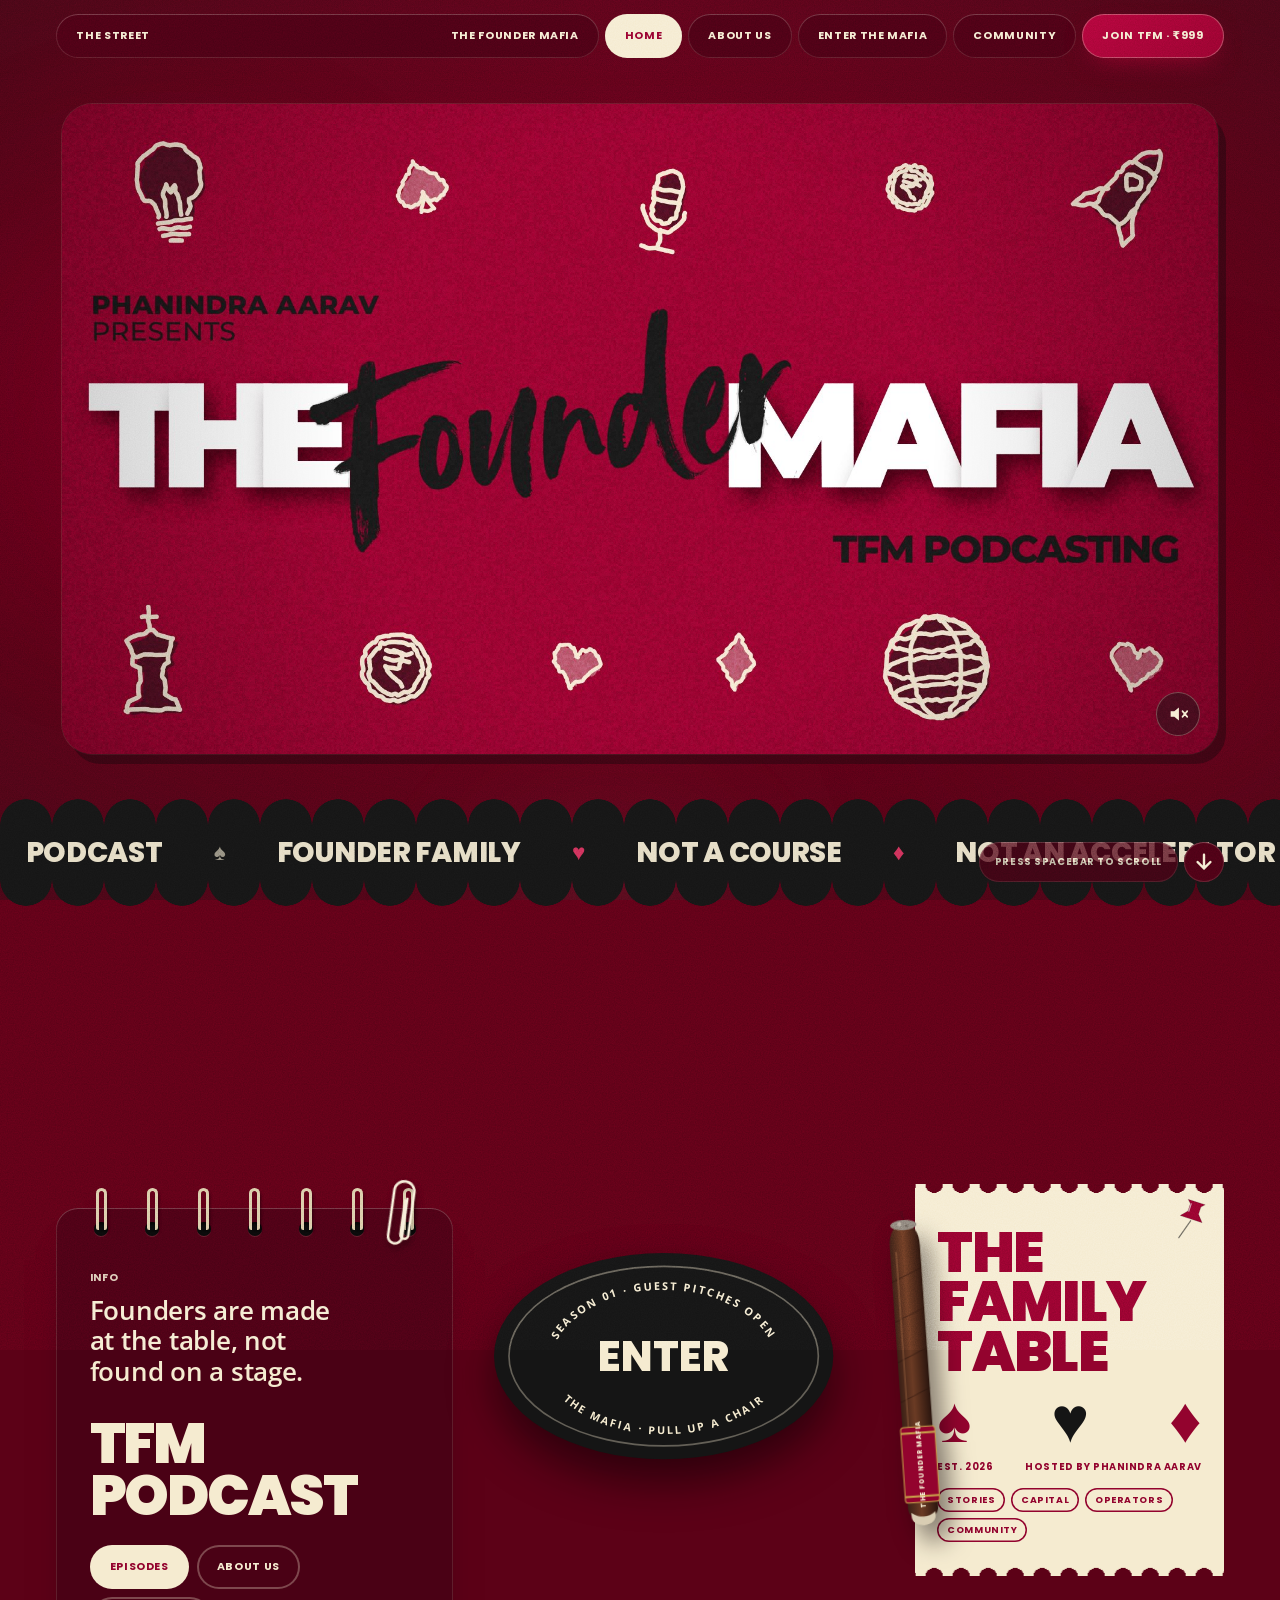
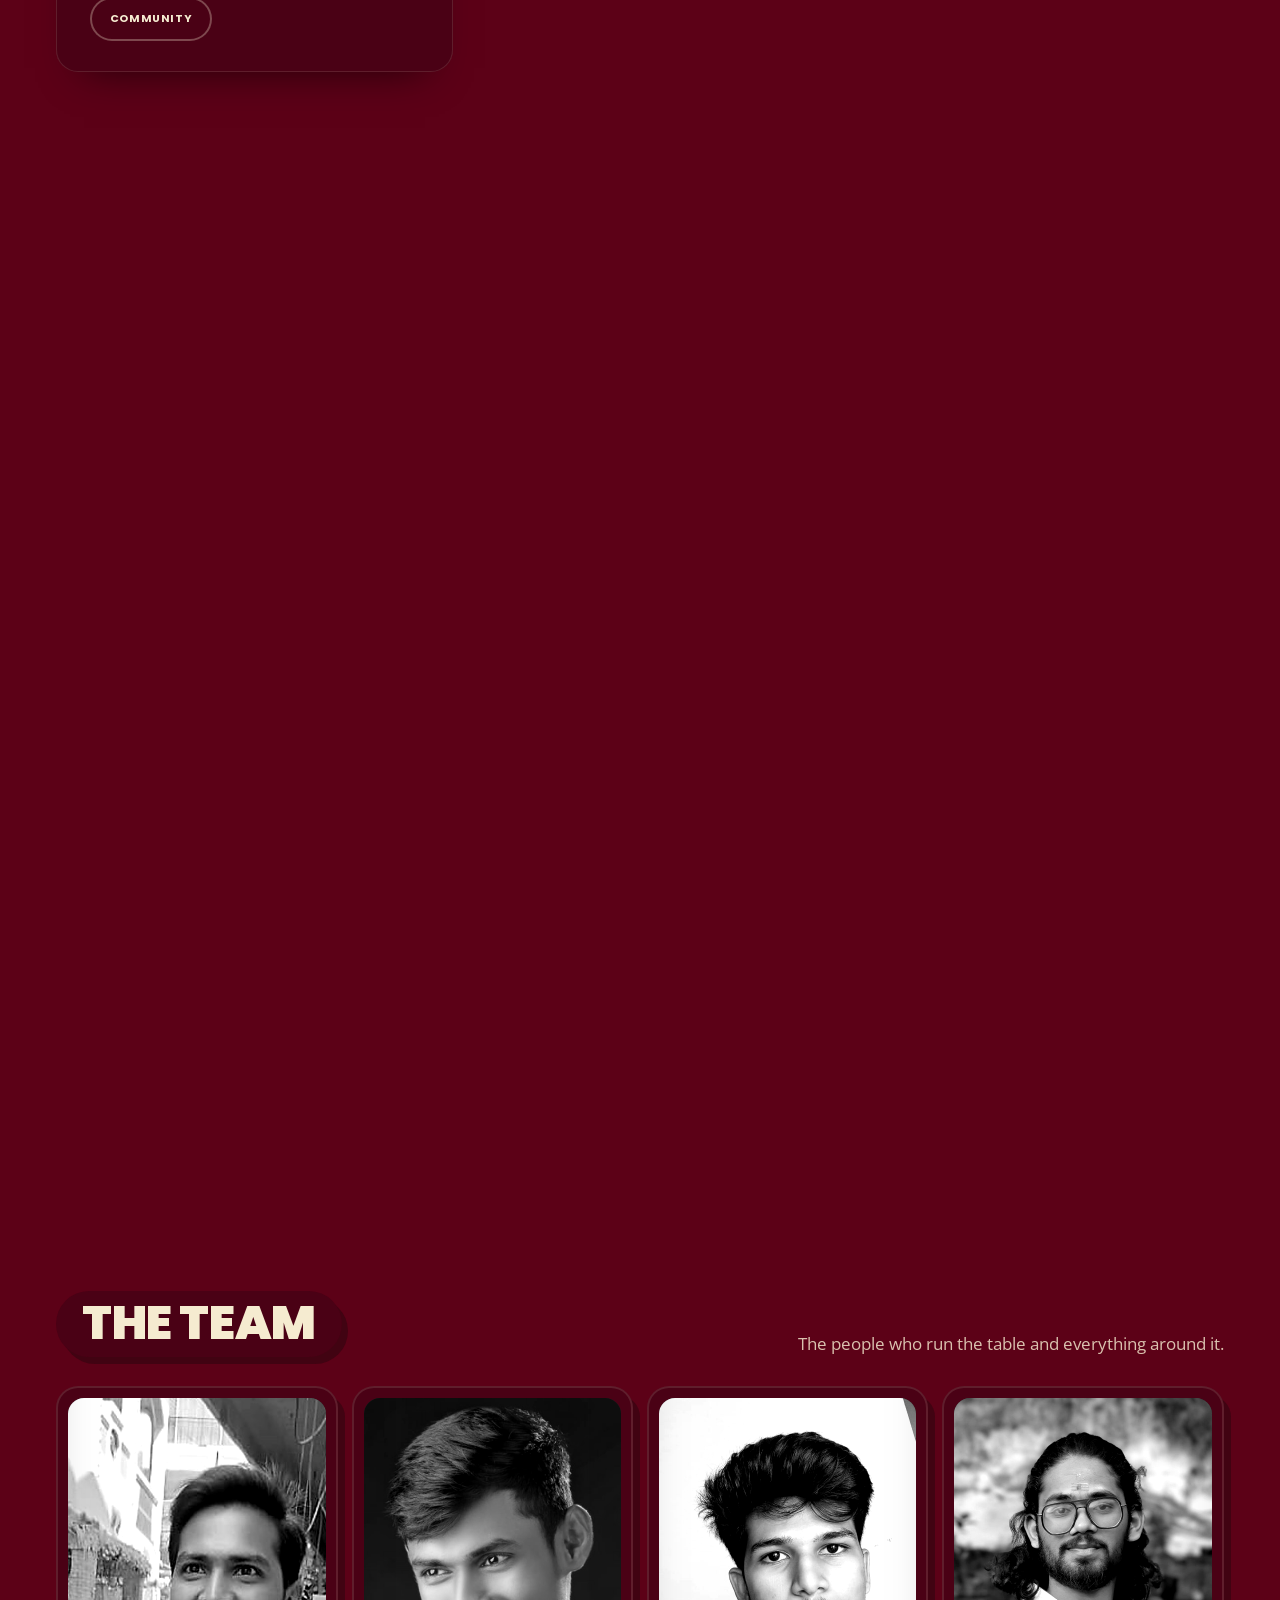
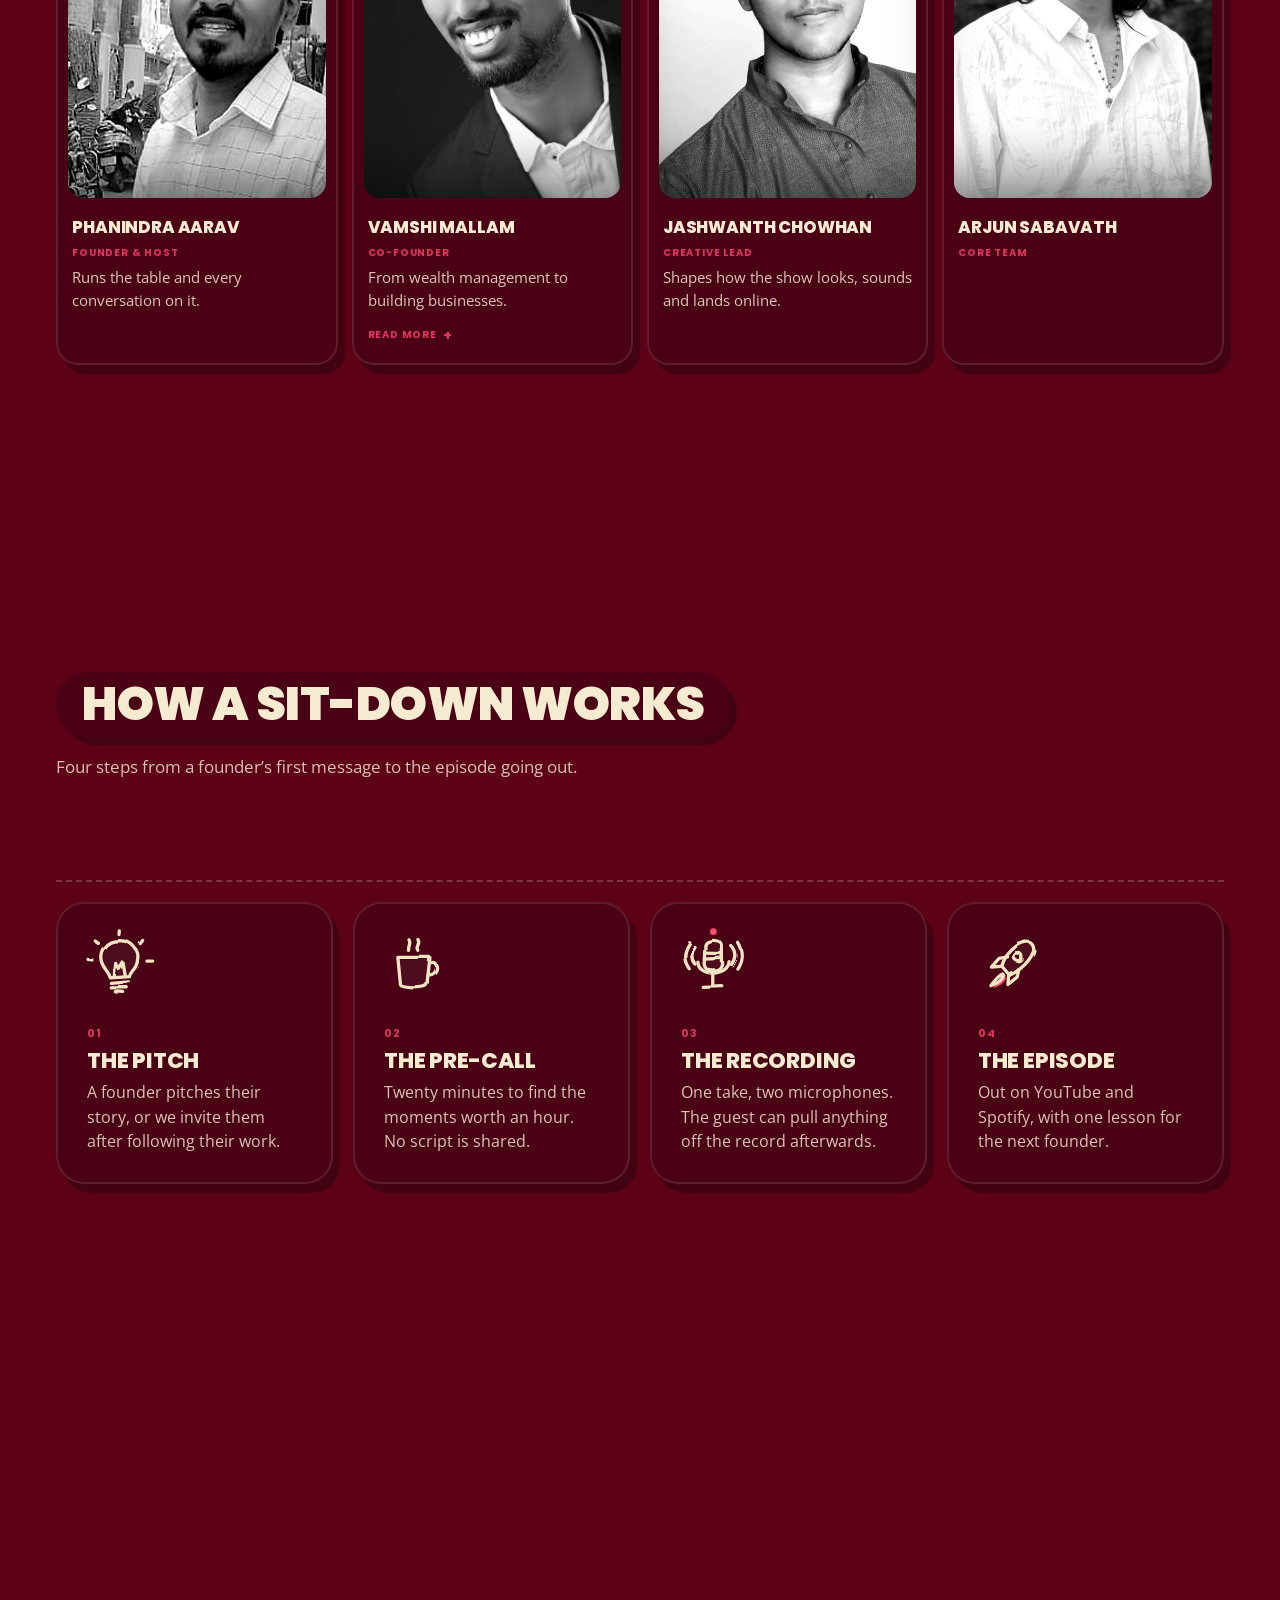
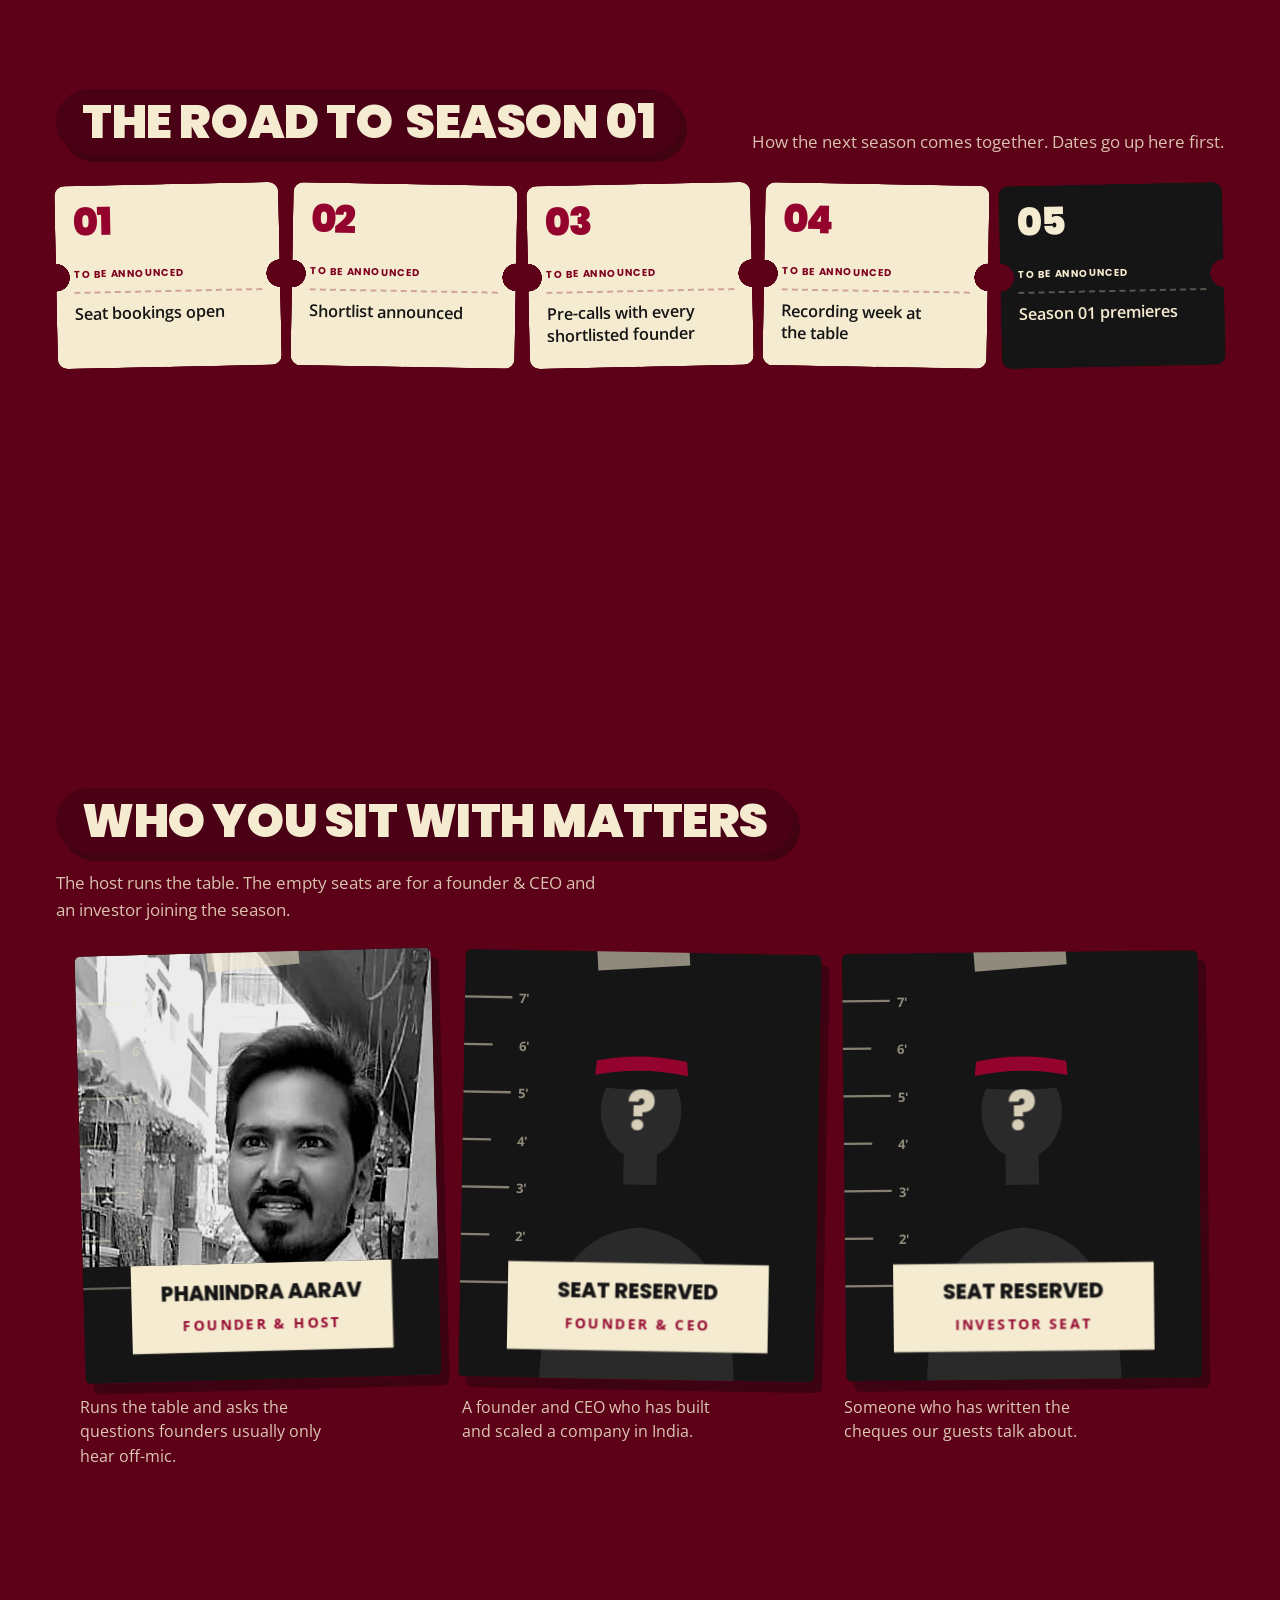
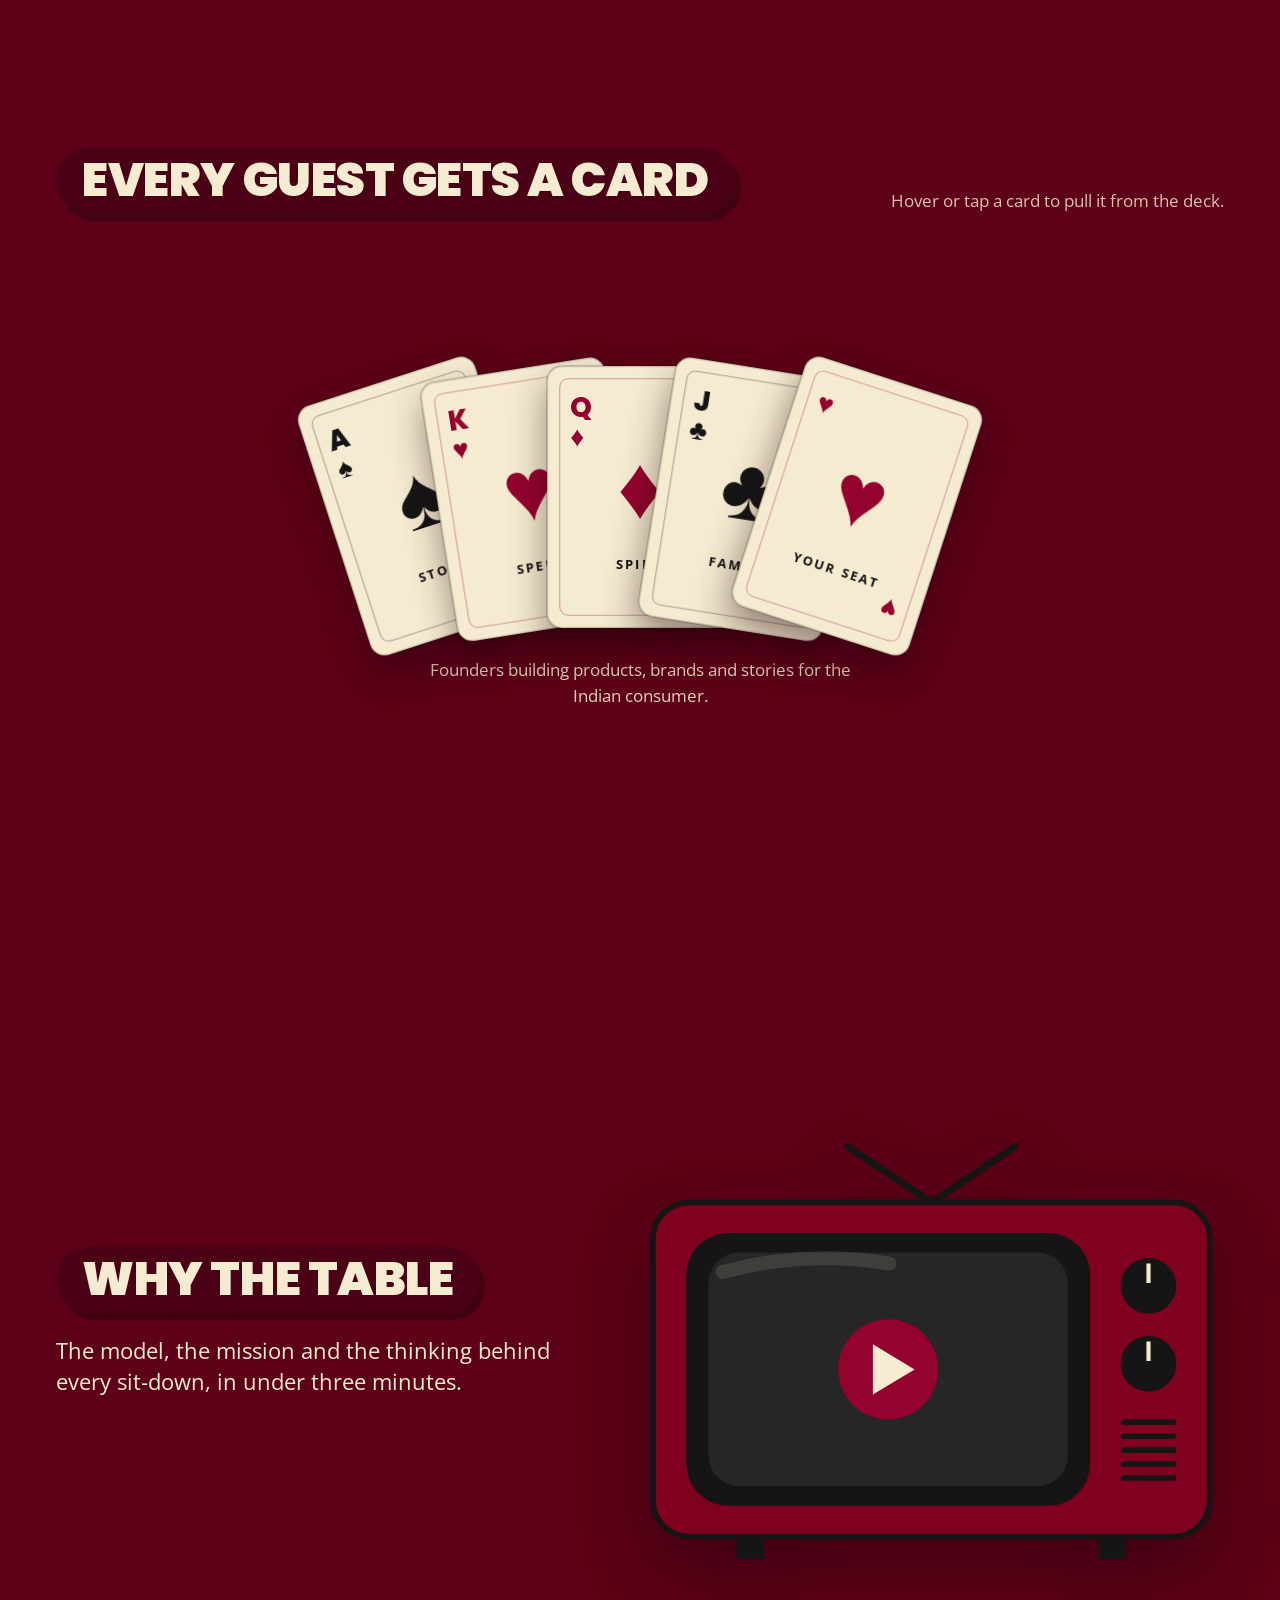
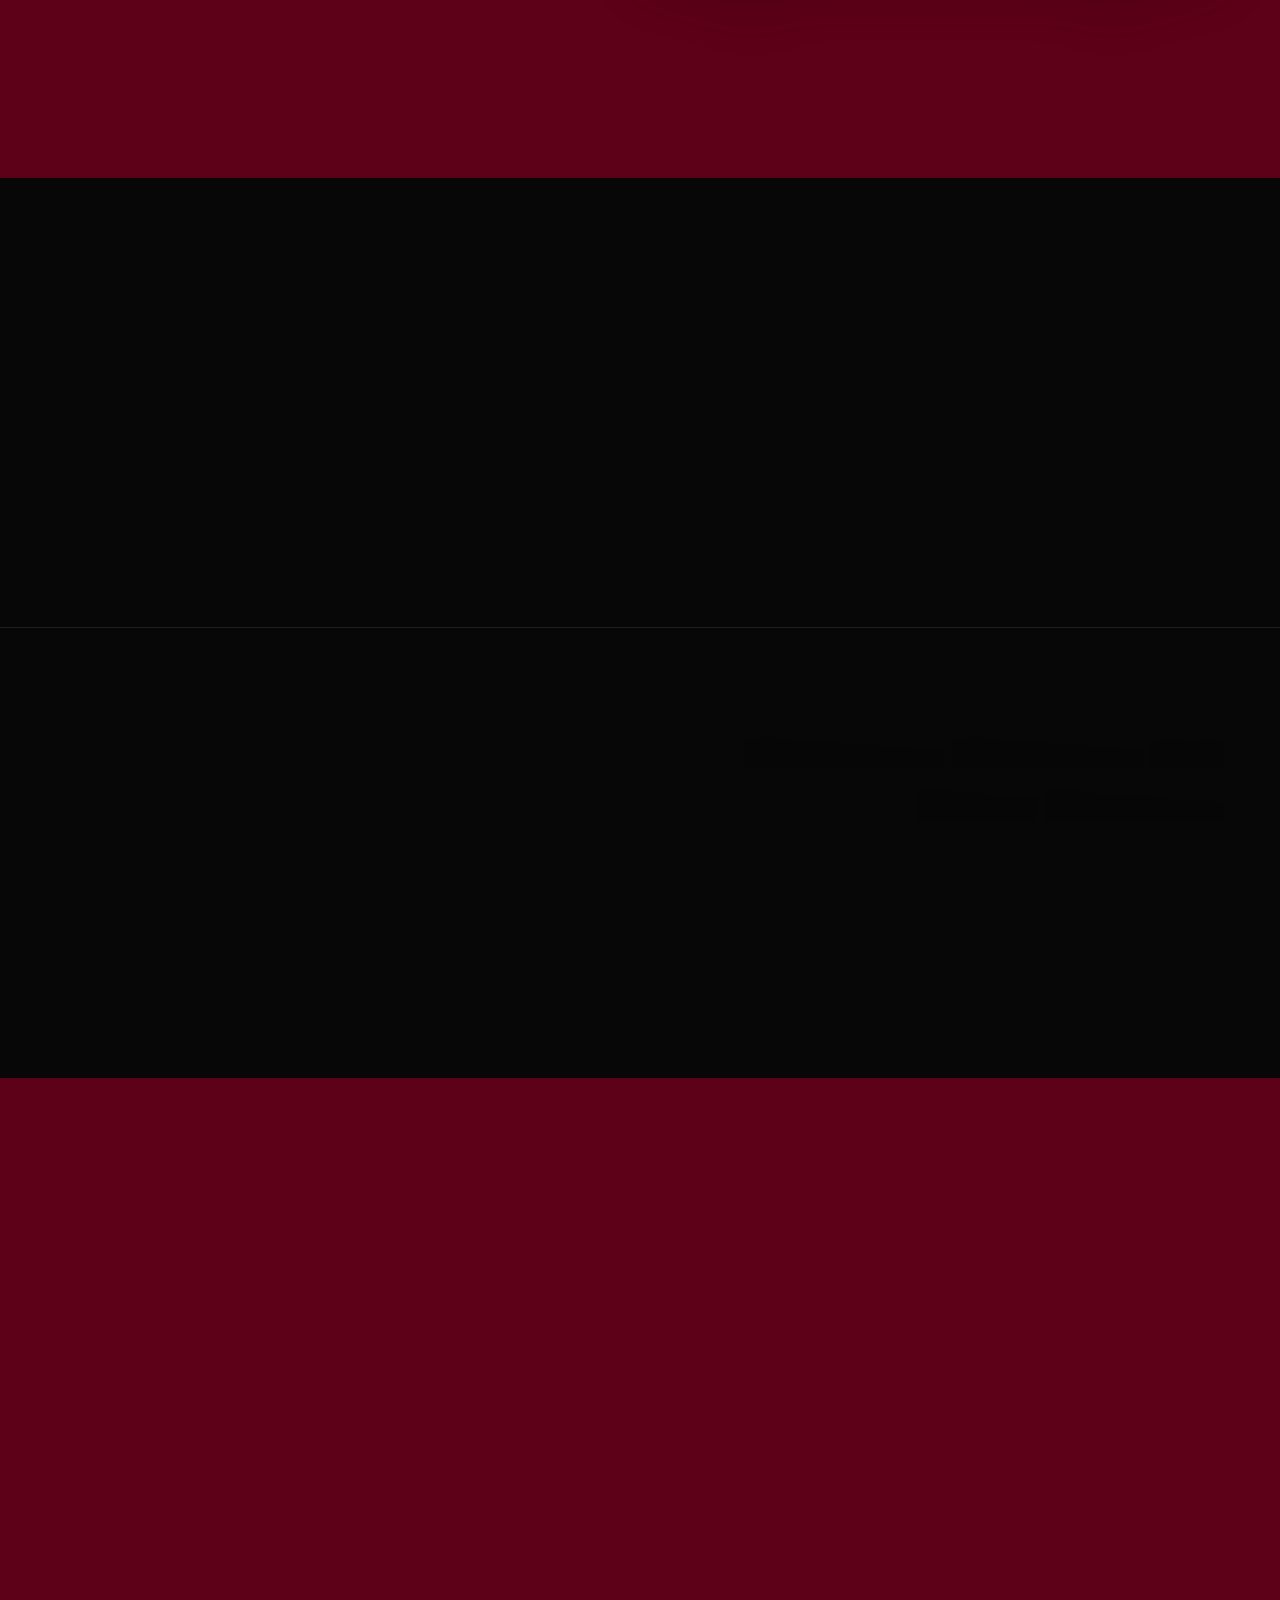
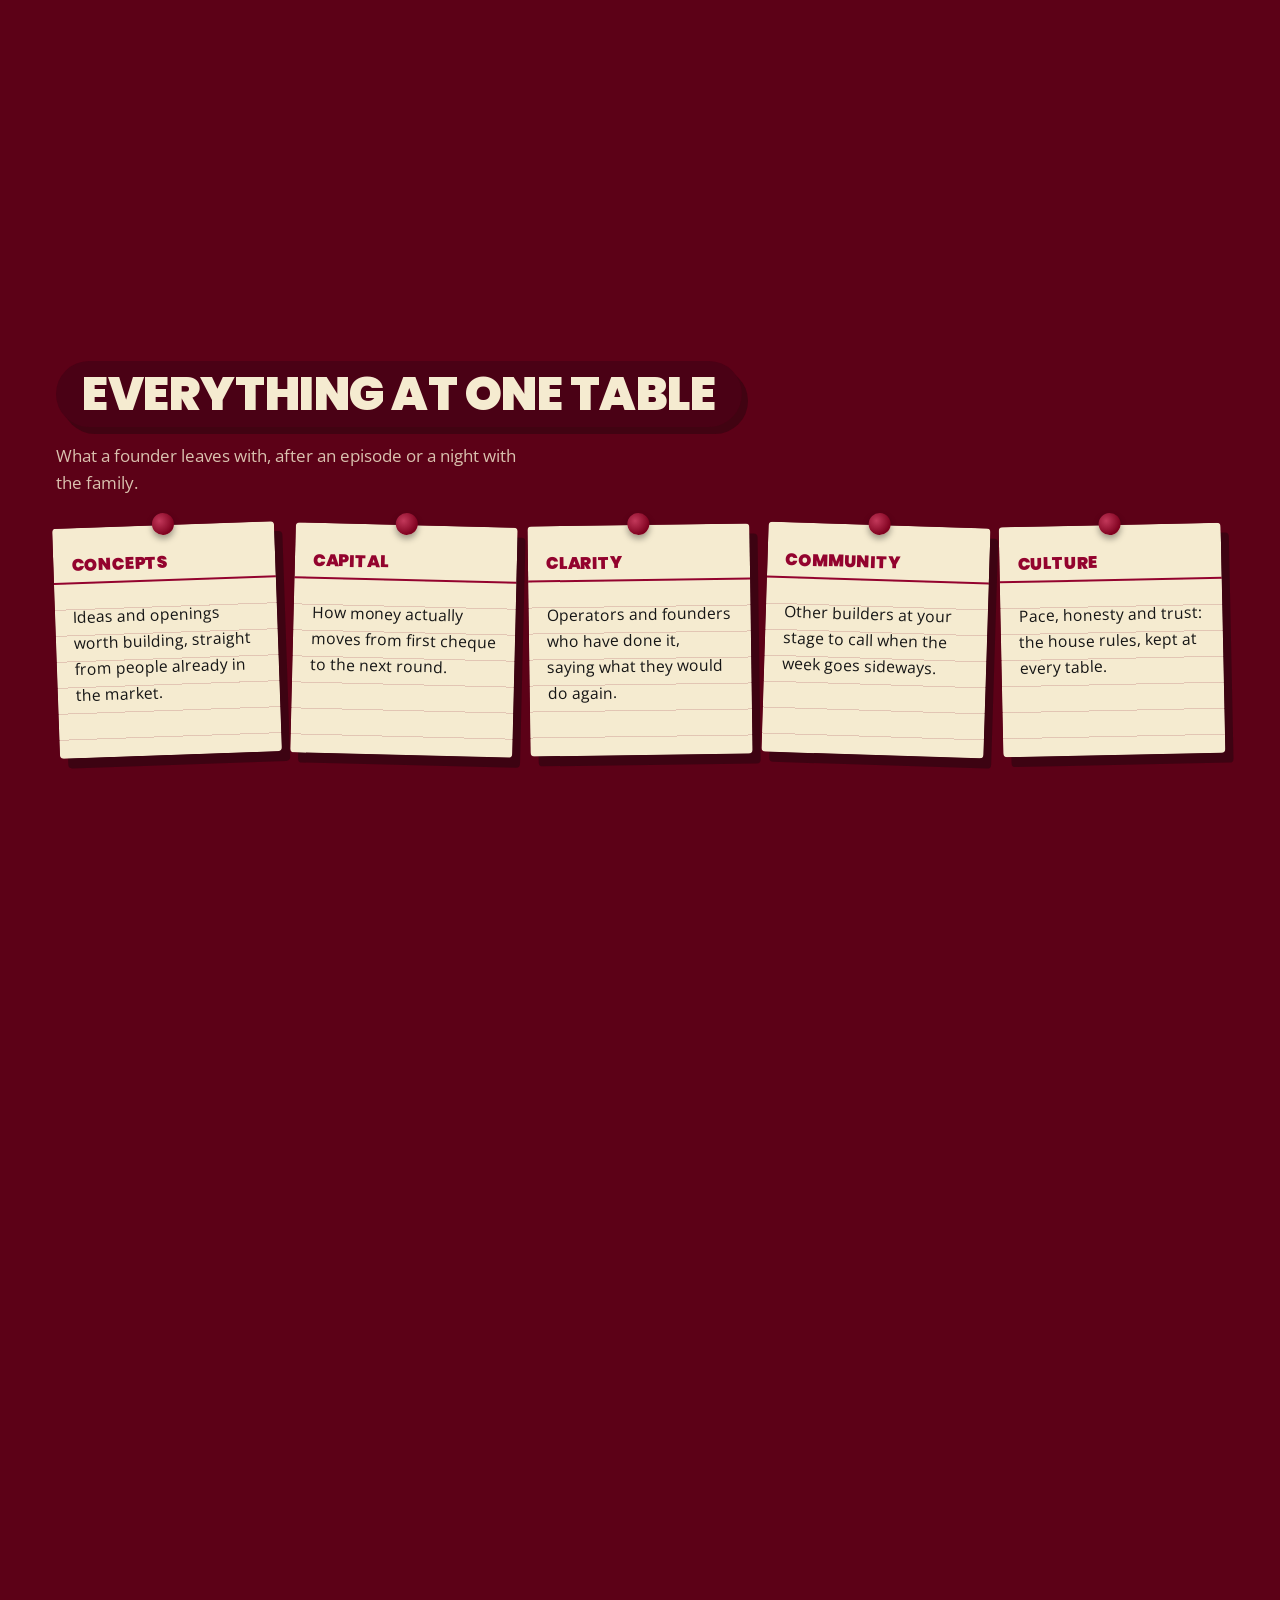
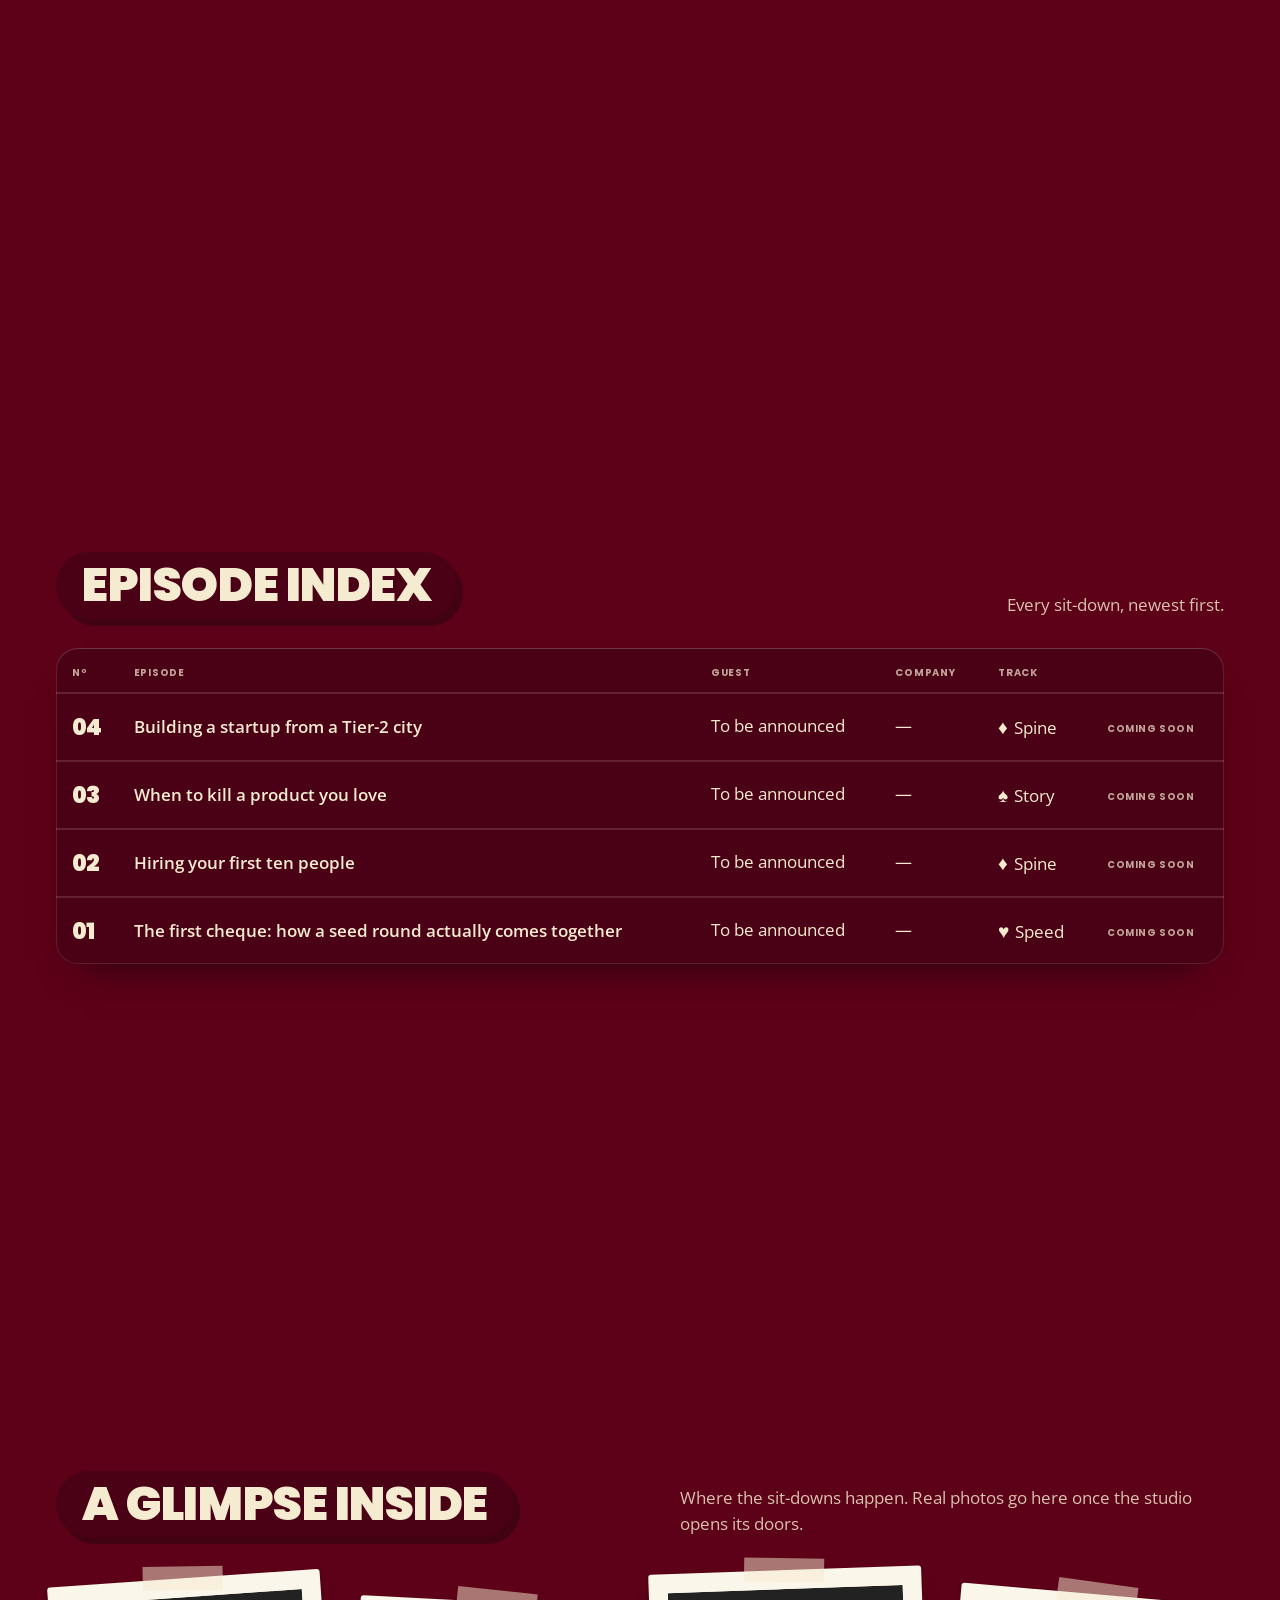
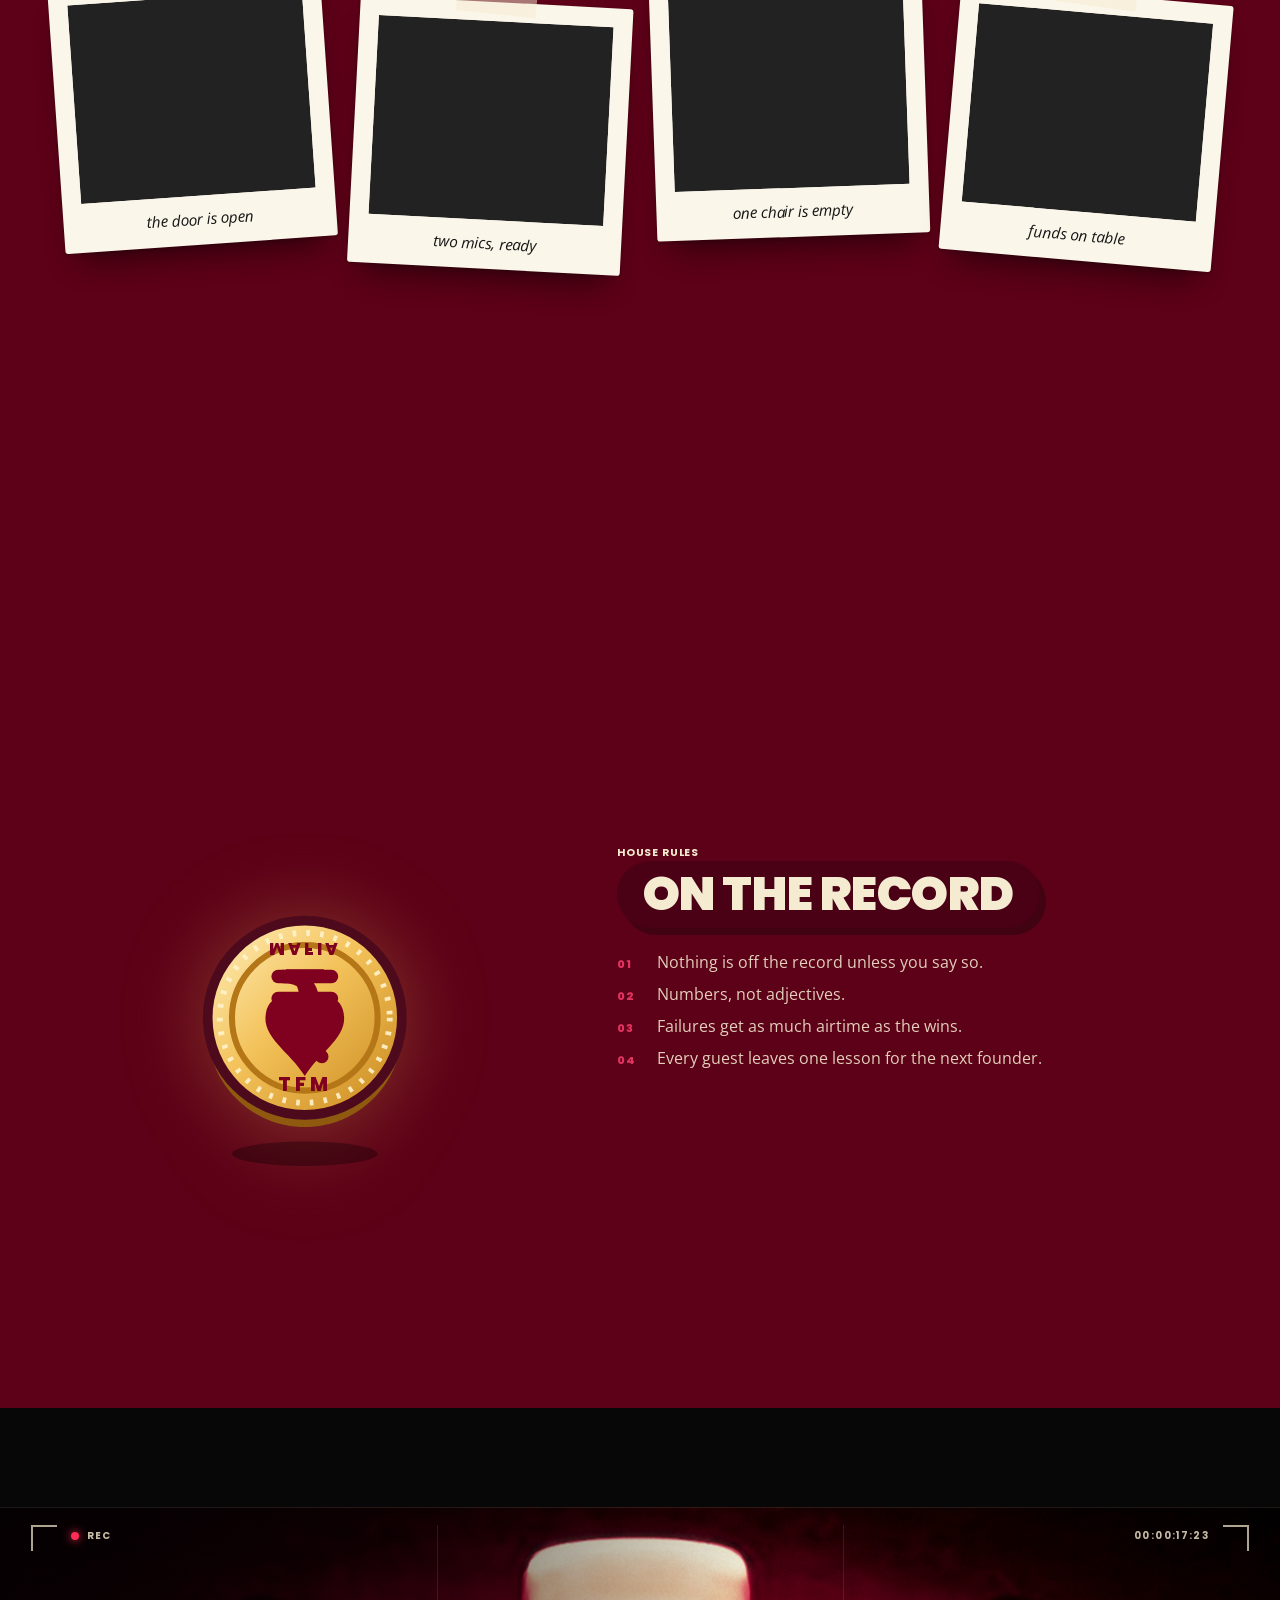
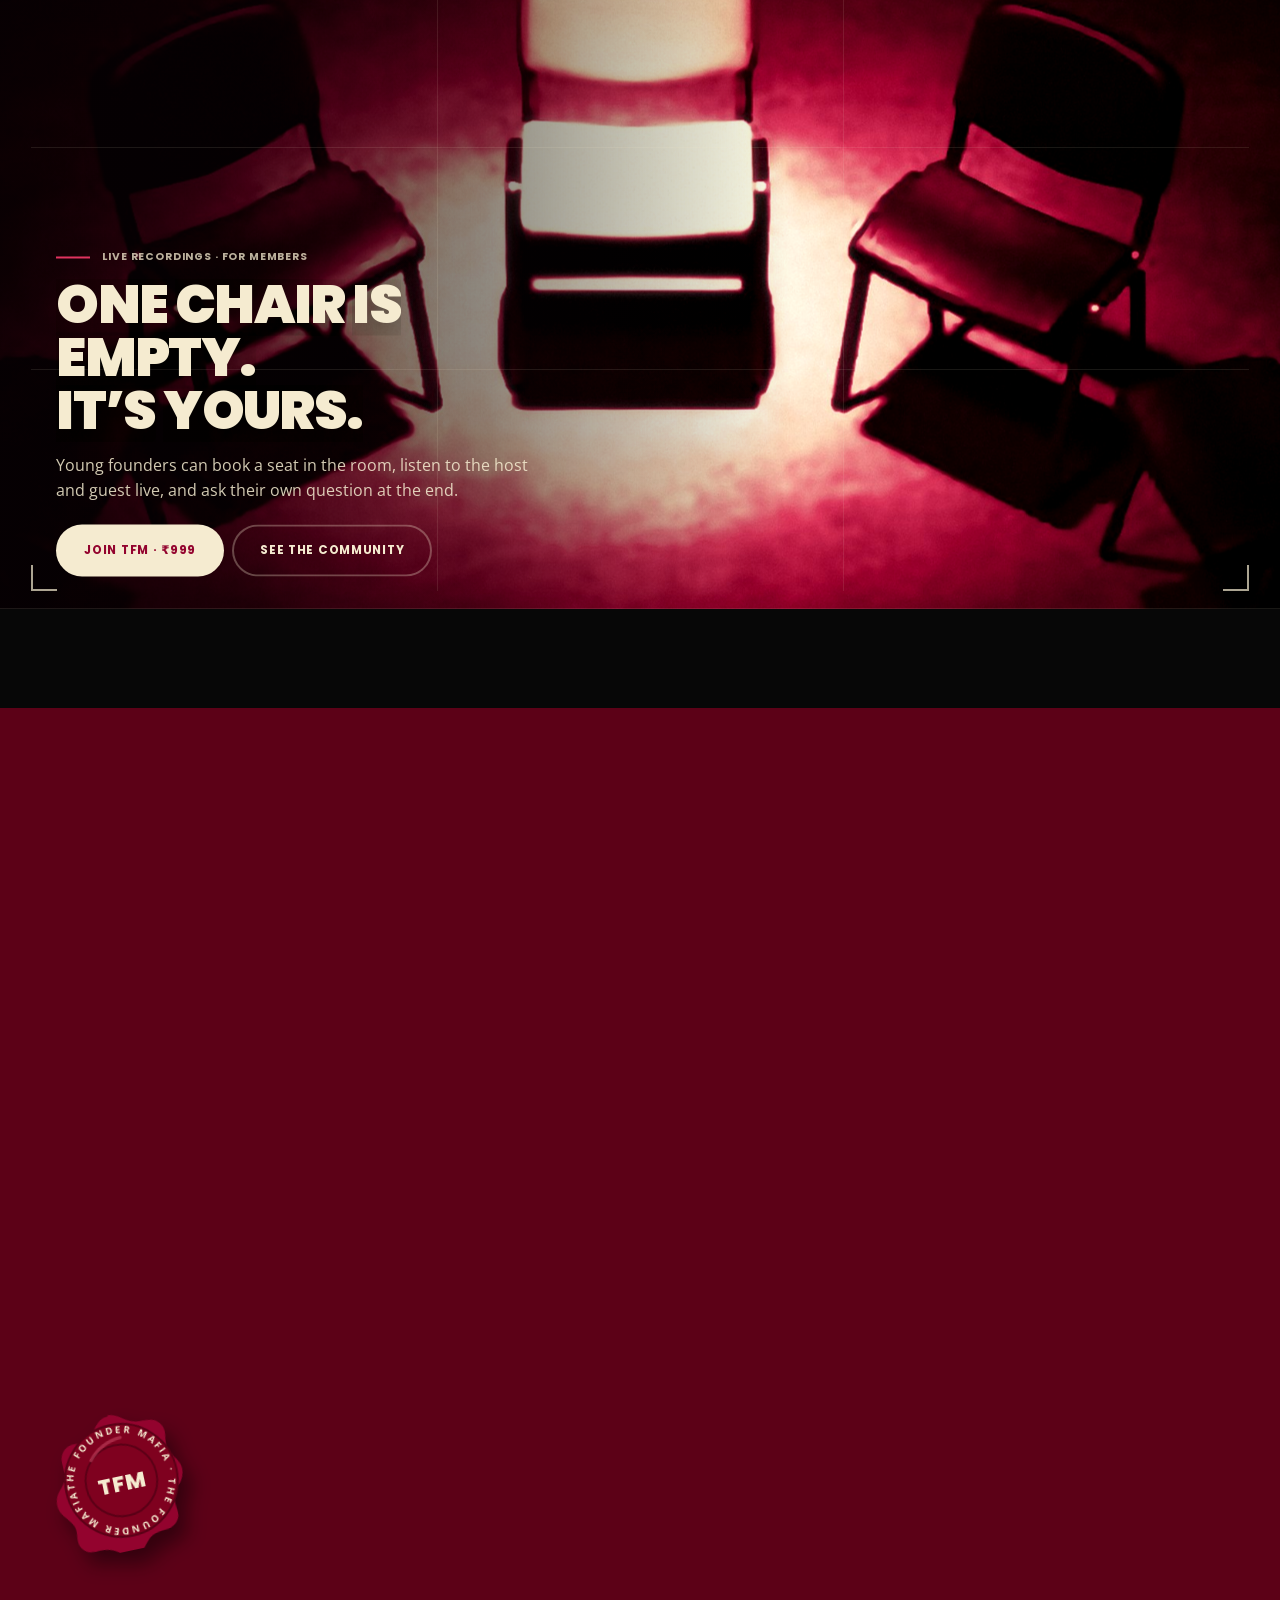
<file: index.html>
<!doctype html>
<html lang="en">
<head>
  <meta charset="utf-8">
  <meta name="viewport" content="width=device-width, initial-scale=1, viewport-fit=cover">
  <title>The Founder Mafia</title>
  <meta name="claude:viewport-fit-sides" content="cover">
  <meta name="description" content="The Founder Mafia: a long-form podcast and founder family. Founders are made at the table.">
  <meta name="theme-color" content="#93032e">
  <meta property="og:title" content="The Founder Mafia">
  <meta property="og:description" content="The Founder Mafia: a long-form podcast and founder family. Founders are made at the table.">
  <meta property="og:type" content="website">
  <link rel="icon" href="img/favicon-32.png" sizes="32x32" type="image/png">
  <link rel="icon" href="img/icon-192.png" sizes="192x192" type="image/png">
  <link rel="apple-touch-icon" href="img/apple-touch-icon.png">
  <link rel="canonical" href="https://thefoundermafia.com/">
  <meta property="og:url" content="https://thefoundermafia.com/">
  <meta property="og:site_name" content="The Founder Mafia">
  <meta property="og:image" content="https://thefoundermafia.com/img/og.jpg">
  <meta property="og:image:width" content="1200">
  <meta property="og:image:height" content="630">
  <meta name="twitter:card" content="summary_large_image">
  <meta name="twitter:image" content="https://thefoundermafia.com/img/og.jpg">
  <link rel="preload" href="fonts/poppins-latin-800-normal.woff2" as="font" type="font/woff2" crossorigin>
  <link rel="preload" href="fonts/open-sans-latin-400-normal.woff2" as="font" type="font/woff2" crossorigin>
  <link rel="preload" href="media/intro-poster.jpg" as="image">
  <link rel="stylesheet" href="styles.css?v=20261126n">
  <script>
    /* Loader failsafe. Runs before anything else and does not depend on main.js:
       if the page has not revealed itself after 3 s, or a script/stylesheet fails to load,
       the loader is forced to 100% and dismissed. main.js calls window.__tfmReady() when it
       reveals the page normally, which stands this down. */
    (function () {
      document.documentElement.classList.add('js');
      var done = false;
      function reveal() {
        if (done) return;
        if (!document.body) { document.addEventListener('DOMContentLoaded', reveal); return; }
        done = true;
        var pct = document.querySelector('.loader-pct');
        var bar = document.querySelector('.loader');
        if (pct) pct.textContent = '100%';
        if (bar) bar.style.setProperty('--load', 100);
        document.body.classList.add('is-ready');
      }
      window.__tfmReady = function () { done = true; };
      setTimeout(reveal, 3000);
      window.addEventListener('error', function (e) {
        var t = e.target;
        if (t && (t.tagName === 'SCRIPT' || t.tagName === 'LINK')) { setTimeout(reveal, 300); }
      }, true);
    })();
  </script>
  <noscript><style>.loader { display: none !important; } .drop { opacity: 1 !important; translate: none !important; scale: none !important; }</style></noscript>
  <script type="application/ld+json">
  {
    "@context": "https://schema.org",
    "@type": "PodcastSeries",
    "name": "The Founder Mafia",
    "url": "https://thefoundermafia.com/",
    "description": "A long-form podcast and a family of founders building in India.",
    "image": "https://thefoundermafia.com/img/og.jpg",
    "author": { "@type": "Person", "name": "Phanindra Aarav" },
    "publisher": { "@type": "Organization", "name": "A&V Venture House Pvt. Ltd." }
  }
  </script>
</head>
<body data-page="home">
  <div class="loader" aria-hidden="true">
    <div class="loader-inner">
      <p class="loader-word">Opening the office</p>
      <p class="loader-pct">0%</p>
      <div class="loader-bar"><i></i></div>
    </div>
  </div>
  <div class="ambient" aria-hidden="true"><i></i><i></i><i></i></div>
  <a class="skip" href="#main">Skip to content</a>

  <header class="topbar">
    <a class="pill progress-pill" href="index.html" aria-label="The Founder Mafia, home">
      <span class="fill" aria-hidden="true"></span>
      <span>Scroll the office <span class="pct">0%</span></span>
      <span class="site">The Founder Mafia</span>
    </a>
    <nav class="nav-pills" aria-label="Main">
      <a class="pill" href="index.html" data-nav="home">Home</a>
      <a class="pill" href="index.html#about" data-nav="about">About Us</a>
      <a class="pill" href="enter.html" data-nav="enter">Enter the Mafia</a>
      <a class="pill" href="community.html" data-nav="community">Community</a>
      <a class="pill nav-book" href="enter.html#book" data-nav="book">Join TFM · ₹999</a>
    </nav>
    <button class="pill menu-pill" type="button" aria-expanded="false">Menu</button>
  </header>

  <main id="main">
    <section class="hero desk" aria-label="The Founder Mafia" data-scene="The street">
      <div class="hero-film drop" style="--d:0">
        <video class="hero-video" autoplay muted loop playsinline preload="auto" poster="media/intro-poster.jpg" width="1920" height="1080" aria-label="Intro: Idea, Launch, Capital — Phanindra Aarav presents The Founder Mafia, TFM Podcasting">
          <source src="media/intro-720.mp4" type="video/mp4" media="(max-width: 820px)">
          <source src="media/intro-1080.mp4" type="video/mp4">
        </video>
        <button class="film-sound" type="button" aria-pressed="false" aria-label="Turn sound on">
          <svg class="i-off" viewBox="0 0 24 24" aria-hidden="true"><path d="M4 9v6h4l5 4V5L8 9H4z" fill="currentColor"/><path d="M17 9l5 6M22 9l-5 6" stroke="currentColor" stroke-width="2" stroke-linecap="round"/></svg>
          <svg class="i-on" viewBox="0 0 24 24" aria-hidden="true"><path d="M4 9v6h4l5 4V5L8 9H4z" fill="currentColor"/><path d="M16.5 8.5a5 5 0 0 1 0 7M19 6a8.5 8.5 0 0 1 0 12" fill="none" stroke="currentColor" stroke-width="2" stroke-linecap="round"/></svg>
        </button>
      </div>
      <div class="scallop" aria-hidden="true"><div class="marquee"><ul><li>Podcast</li><li>Founder family</li><li>Not a course</li><li>Not an accelerator</li><li>Live sit-downs</li><li>On the record</li><li>Numbers, not adjectives</li><li>No slides</li></ul><ul><li>Podcast</li><li>Founder family</li><li>Not a course</li><li>Not an accelerator</li><li>Live sit-downs</li><li>On the record</li><li>Numbers, not adjectives</li><li>No slides</li></ul></div></div>
      <p class="visually-hidden">Podcast and founder family. Not a course, not an accelerator: live sit-downs, on the record.</p>
    </section>
    <section class="block desk table-open" aria-labelledby="heroTitle" data-scene="The family table">
      <div class="collage">
        <div class="notebook drop" style="--d:1">
          <span class="rings" aria-hidden="true"><i></i><i></i><i></i><i></i><i></i><i></i><i></i></span>
          <span class="clip" data-art="clip" aria-hidden="true"></span>
          <span class="label">Info</span>
          <h1 id="heroTitle">Founders are made at the table, not found on a stage.</h1>
          <p class="big" aria-hidden="true">TFM<br>Podcast</p>
          <div class="pill-row">
            <a class="pill is-solid" href="#episodes">Episodes</a>
            <a class="pill" href="#about">About Us</a>
            <a class="pill" href="community.html">Community</a>
          </div>
        </div>

        <a class="oval-wrap drop" style="--d:2" href="enter.html" data-oval aria-label="Enter the Mafia: book a seat"></a>

        <div class="stamp-col drop" style="--d:3">
          <span class="cigar-wrap" data-art="cigar" aria-hidden="true"></span>
          <div class="stamp">
            <span class="pin" data-art="pin-dark" aria-hidden="true"></span>
            <p class="stamp-big">The<br>Family<br>Table</p>
            <p class="stamp-suits" aria-hidden="true"><span>♠</span><span>♥</span><span>♦</span></p>
            <p class="stamp-meta" aria-hidden="true"><span>EST. 2026</span><span>HOSTED BY PHANINDRA AARAV</span></p>
            <div class="chips"><span class="chip">Stories</span><span class="chip">Capital</span><span class="chip">Operators</span><span class="chip">Community</span></div>
          </div>
        </div>
      </div>
    </section>

    <section class="block desk" id="about" aria-labelledby="aboutTitle" data-scene="About us">
      <div class="about-grid">
        <div class="panel about-copy">
          <p class="label">About us</p>
          <h2 id="aboutTitle">From the mic to the market</h2>
          <p class="lede">The Founder Mafia is a long-form podcast and a family of founders building in India.</p>
          <p>Every episode is one founder at one table, telling the story the pitch deck leaves out: the first hires, the money that almost didn’t come, the product that had to die.</p>
          <p>Around the show sits the family — listeners who come to live recordings, founders who return as mentors, and guests who keep helping the next guest.</p>
        </div>
        <div class="panel about-sheet">
          <p class="label">The show at a glance</p>
          <dl class="info-sheet">
            <div><dt>Show</dt><dd>The Founder Mafia</dd></div>
            <div><dt>Host</dt><dd>Phanindra Aarav</dd></div>
            <div><dt>Format</dt><dd>Long-form, one founder, one table</dd></div>
            <div><dt>Tracks</dt><dd>♠ Story · ♥ Speed · ♦ Spine</dd></div>
            <div><dt>Where</dt><dd>YouTube and Spotify</dd></div>
            <div><dt>Published by</dt><dd>A&amp;V Venture House</dd></div>
          </dl>
        </div>
      </div>
    </section>


    <section class="block desk" aria-labelledby="crewTitle" data-scene="The crew">
      <div class="block-head"><h2 class="title-pill" id="crewTitle">The team</h2><p>The people who run the table and everything around it.</p></div>
      <ul class="team" id="team"></ul>
    </section>

    <section class="block desk" aria-labelledby="howTitle" data-scene="How it works">
      <div class="block-head"><h2 class="title-pill" id="howTitle">How a sit-down works</h2><p>Four steps from a founder’s first message to the episode going out.</p></div>
      <ol class="steps2d">
        <li tabindex="0"><span class="step-doodle" data-doodle="bulb"></span><small>01</small><h3>The pitch</h3><p>A founder pitches their story, or we invite them after following their work.</p></li>
        <li tabindex="0"><span class="step-doodle" data-doodle="cup"></span><small>02</small><h3>The pre-call</h3><p>Twenty minutes to find the moments worth an hour. No script is shared.</p></li>
        <li tabindex="0"><span class="step-doodle" data-doodle="mic"></span><small>03</small><h3>The recording</h3><p>One take, two microphones. The guest can pull anything off the record afterwards.</p></li>
        <li tabindex="0"><span class="step-doodle" data-doodle="rocket"></span><small>04</small><h3>The episode</h3><p>Out on YouTube and Spotify, with one lesson for the next founder.</p></li>
      </ol>
    </section>

    <section class="block desk" aria-labelledby="roadTitle" data-scene="The road">
      <div class="block-head">
        <h2 class="title-pill" id="roadTitle">The road to <span data-season style="margin-left:.3em">Season 01</span></h2>
        <p>How the next season comes together. Dates go up here first.</p>
      </div>
      <ol class="road" id="road"></ol>
    </section>

    <section class="block desk" aria-labelledby="tableTitle" data-scene="The table">
      <div class="block-head">
        <h2 class="title-pill" id="tableTitle">Who you sit with matters</h2>
        <p>The host runs the table. The empty seats are for a founder &amp; CEO and an investor joining the season.</p>
      </div>
      <div class="lineup" id="lineup"></div>
    </section>

    <section class="block desk" aria-labelledby="deckTitle" data-scene="The deck">
      <div class="block-head"><h2 class="title-pill" id="deckTitle">Every guest gets a card</h2><p>Hover or tap a card to pull it from the deck.</p></div>
      <div class="fan" data-fan></div>
    </section>

    <section class="block desk" aria-labelledby="trailerTitle" data-scene="Why the table">
      <div class="trailer">
        <div>
          <h2 class="title-pill" id="trailerTitle">Why the table</h2>
          <p class="lede" style="margin-top:22px">The model, the mission and the thinking behind every sit-down, in under three minutes.</p>
          <p id="tvNote" style="margin-top:12px;opacity:.8"></p>
        </div>
        <div id="tv"></div>
      </div>
    </section>

    <section class="cinema cinema-right" data-drift data-scene="Capital" aria-label="Capital">
      <div class="cinema-sticky">
      <div class="cinema-frame" aria-hidden="true">
        <picture><source media="(max-width: 820px) and (orientation: portrait)" srcset="media/still-funds-tall.jpg"><img class="cinema-img" src="media/still-funds.jpg" alt="" loading="lazy" decoding="async" width="2560" height="1440"></picture>
        <span class="bars"></span>
      </div>
        <div class="viewfinder" aria-hidden="true"><i class="c tl"></i><i class="c tr"></i><i class="c bl"></i><i class="c br"></i><i class="third v1"></i><i class="third v2"></i><i class="third h1"></i><i class="third h2"></i><span class="rec">Rec</span><span class="tc">00:00:00:00</span></div>

      <div class="cinema-copy desk">
        <p class="label">Scene · Capital</p>
        <p class="cinema-line">Money moves at this table.</p>
        <p class="cinema-sub">Investors sit down with founders and explain how cheques really get written.</p>
      </div>
      </div>
    </section>

    <section class="block desk" aria-labelledby="pillarsTitle" data-scene="Five pillars">
      <div class="block-head">
        <h2 class="title-pill" id="pillarsTitle">Everything at one table</h2>
        <p>What a founder leaves with, after an episode or a night with the family.</p>
      </div>
      <ul class="pillars">
        <li><b>Concepts</b><p>Ideas and openings worth building, straight from people already in the market.</p></li>
        <li><b>Capital</b><p>How money actually moves from first cheque to the next round.</p></li>
        <li><b>Clarity</b><p>Operators and founders who have done it, saying what they would do again.</p></li>
        <li><b>Community</b><p>Other builders at your stage to call when the week goes sideways.</p></li>
        <li><b>Culture</b><p>Pace, honesty and trust: the house rules, kept at every table.</p></li>
      </ul>
    </section>

    <section class="block desk" aria-labelledby="tracksTitle" data-scene="Three suits">
      <div class="block-head">
        <h2 class="title-pill" id="tracksTitle">Three suits, every season</h2>
        <p>Every episode sits in one of three tracks, so you can follow the one you are building in.</p>
      </div>
      <div class="tracks" id="tracks"></div>
    </section>

    <section class="block desk" id="episodes" aria-labelledby="episodesTitle" data-scene="Episodes">
      <div class="block-head">
        <h2 class="title-pill" id="episodesTitle">Episode index</h2>
        <p>Every sit-down, newest first.</p>
      </div>
      <div class="index">
        <div class="index-scroll">
          <table>
            <thead><tr><th scope="col">Nº</th><th scope="col">Episode</th><th scope="col">Guest</th><th scope="col">Company</th><th scope="col">Track</th><th scope="col"><span class="visually-hidden">Watch</span></th></tr></thead>
            <tbody id="episodeRows"></tbody>
          </table>
        </div>
      </div>
    </section>

    <section class="block desk" aria-labelledby="glimpseTitle" data-scene="Inside">
      <div class="block-head">
        <h2 class="title-pill" id="glimpseTitle">A glimpse inside</h2>
        <p>Where the sit-downs happen. Real photos go here once the studio opens its doors.</p>
      </div>
      <div class="glimpse" id="glimpse"></div>
    </section>

    <section class="block desk rules2d" aria-labelledby="rulesTitle" data-scene="House rules">
      <div class="rules2d-grid">
        <div class="rules2d-art" aria-hidden="true"><span class="rules-coin" data-doodle="coin"></span></div>
        <div>
          <p class="label">House rules</p>
          <h2 class="title-pill" id="rulesTitle">On the record</h2>
          <ol class="house-rules"><li>Nothing is off the record unless you say so.</li><li>Numbers, not adjectives.</li><li>Failures get as much airtime as the wins.</li><li>Every guest leaves one lesson for the next founder.</li></ol>
        </div>
      </div>
    </section>

    <section class="cinema cinema-left" data-drift data-scene="Sit in the room" aria-label="Sit in the room">
      <div class="cinema-sticky">
      <div class="cinema-frame" aria-hidden="true">
        <picture><source media="(max-width: 820px) and (orientation: portrait)" srcset="media/still-chair-tall.jpg"><img class="cinema-img" src="media/still-chair.jpg" alt="" loading="lazy" decoding="async" width="2560" height="1440"></picture>
        <span class="bars"></span>
      </div>
        <div class="viewfinder" aria-hidden="true"><i class="c tl"></i><i class="c tr"></i><i class="c bl"></i><i class="c br"></i><i class="third v1"></i><i class="third v2"></i><i class="third h1"></i><i class="third h2"></i><span class="rec">Rec</span><span class="tc">00:00:00:00</span></div>

      <div class="cinema-copy desk">
        <p class="label">Live recordings · For members</p>
        <p class="cinema-line">One chair is empty.<br>It’s yours.</p>
        <p class="cinema-sub">Young founders can book a seat in the room, listen to the host and guest live, and ask their own question at the end.</p>
        <div class="pill-row cinema-actions"><a class="pill is-solid btn" href="enter.html#book">Join TFM · ₹999</a><a class="pill btn" href="community.html">See the community</a></div>
      </div>
      </div>
    </section>

    <section class="join desk" aria-labelledby="joinTitle" data-scene="Join">
      <span class="obj obj-seal" data-art="seal" aria-hidden="true"></span>
      <span class="obj obj-match" data-art="match" aria-hidden="true"></span>
      <div class="wordmark-pill">
        <p class="label">Join the family</p>
        <h2 id="joinTitle">Pull up a chair</h2>
        <p>Join the TFM community for ₹999 — a one-time membership — and take your seat at the next live recording.</p>
        <div class="pill-row">
          <a class="pill is-solid btn" href="enter.html#book">Join TFM · ₹999</a>
          <a class="pill btn" href="community.html">Join the community</a>
        </div>
      </div>
    </section>
  </main>

  <footer class="site-footer pro-foot" aria-label="Site footer" data-scene="Footer">
    <div class="pf-cta desk">
      <div>
        <p class="pf-kicker">Until the next sit-down</p>
        <h2 class="pf-line">See you at the table.</h2>
        <p class="pf-sub">Become a member of The Founder Mafia community — a one-time ₹999 membership.</p>
      </div>
      <div class="pf-actions">
        <a class="pill is-solid btn" href="enter.html#book">Join TFM · ₹999</a>
        <a class="pill btn" href="av-venture-house.html#join">Join the family</a>
      </div>
    </div>

    <div class="pf-grid desk">
      <div class="pf-brand">
        <a class="pf-logo" href="index.html"><img src="img/tfm-logo.png" width="679" height="662" alt=""><span>The Founder Mafia</span></a>
        <p>A long-form podcast and a family of founders building in India. One table, two microphones, no slides.</p>
        <p class="pf-social" data-socials></p>
      </div>
      <nav class="pf-col" aria-label="Explore">
        <h3>Explore</h3>
        <a href="index.html">Home</a>
        <a href="index.html#about">About us</a>
        <a href="enter.html">Enter the Mafia</a>
        <a href="community.html">Community</a>
      </nav>
      <nav class="pf-col" aria-label="Membership">
        <h3>Membership</h3>
        <a href="enter.html#book">Join the community</a>
        <a href="enter.html#faq">Questions</a>
        <a href="av-venture-house.html#join">Join the family</a>
        <span data-contact></span>
      </nav>
      <a class="pf-venture" href="av-venture-house.html" aria-label="A venture of A&amp;V Venture House — for investment">
        <img src="media/av-mark.png" width="267" height="504" alt="">
        <span><small>A venture of</small><b>A&amp;V Venture House</b><em>For investment</em></span>
      </a>
    </div>

    <div class="pf-bottom desk">
      <p data-copyright>© 2026 A&amp;V Venture House Pvt. Ltd.</p>
      <p data-last-update>Last update</p>
      <button class="pf-top" type="button" data-top>Back to top <span aria-hidden="true">↑</span></button>
    </div>
  </footer>

  <div class="spacebar">
    <button class="pill" type="button">Press spacebar to scroll</button>
    <button class="round" type="button" aria-label="Scroll down"><svg viewBox="0 0 24 24" aria-hidden="true"><path d="M12 4v15M5 12l7 7 7-7" fill="none" stroke="currentColor" stroke-width="2.6" stroke-linecap="round" stroke-linejoin="round"/></svg></button>
  </div>

  <script type="module" src="main.js?v=20261126n"></script>
</body>
</html>
</file>
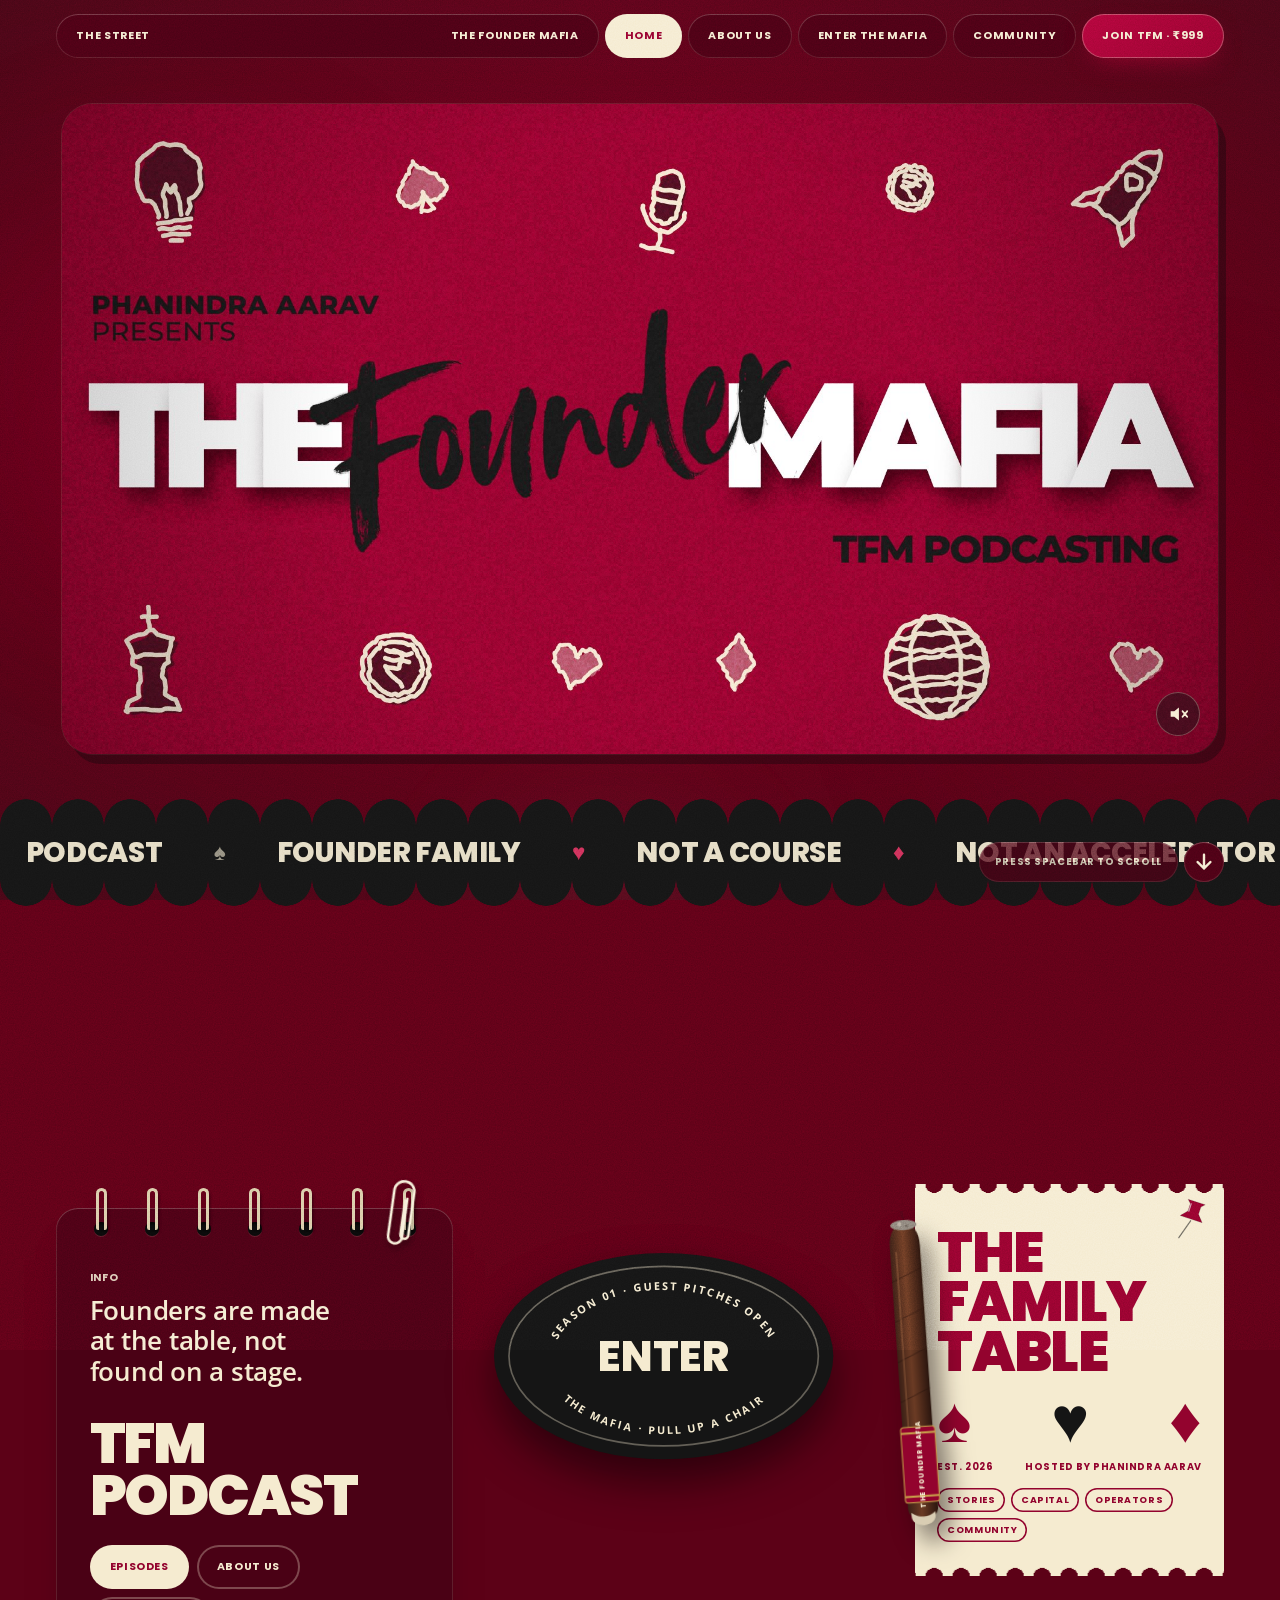
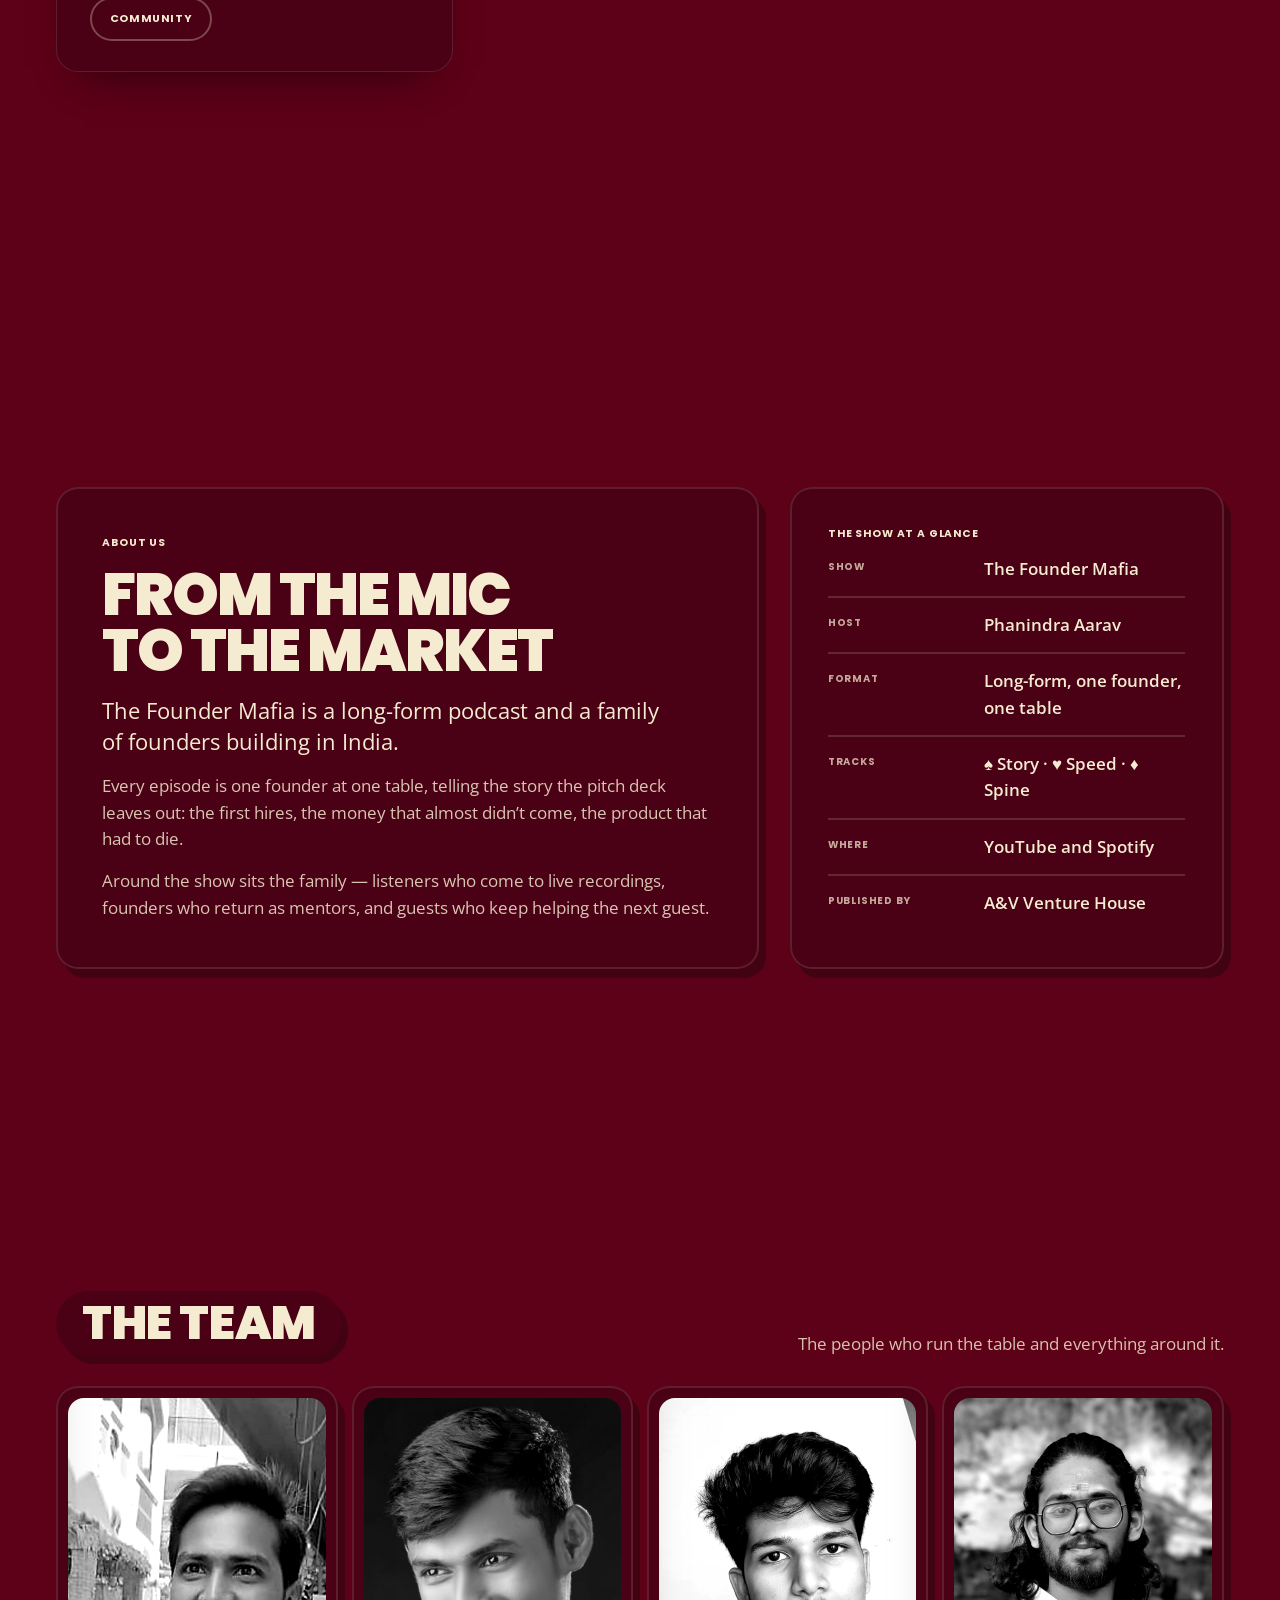
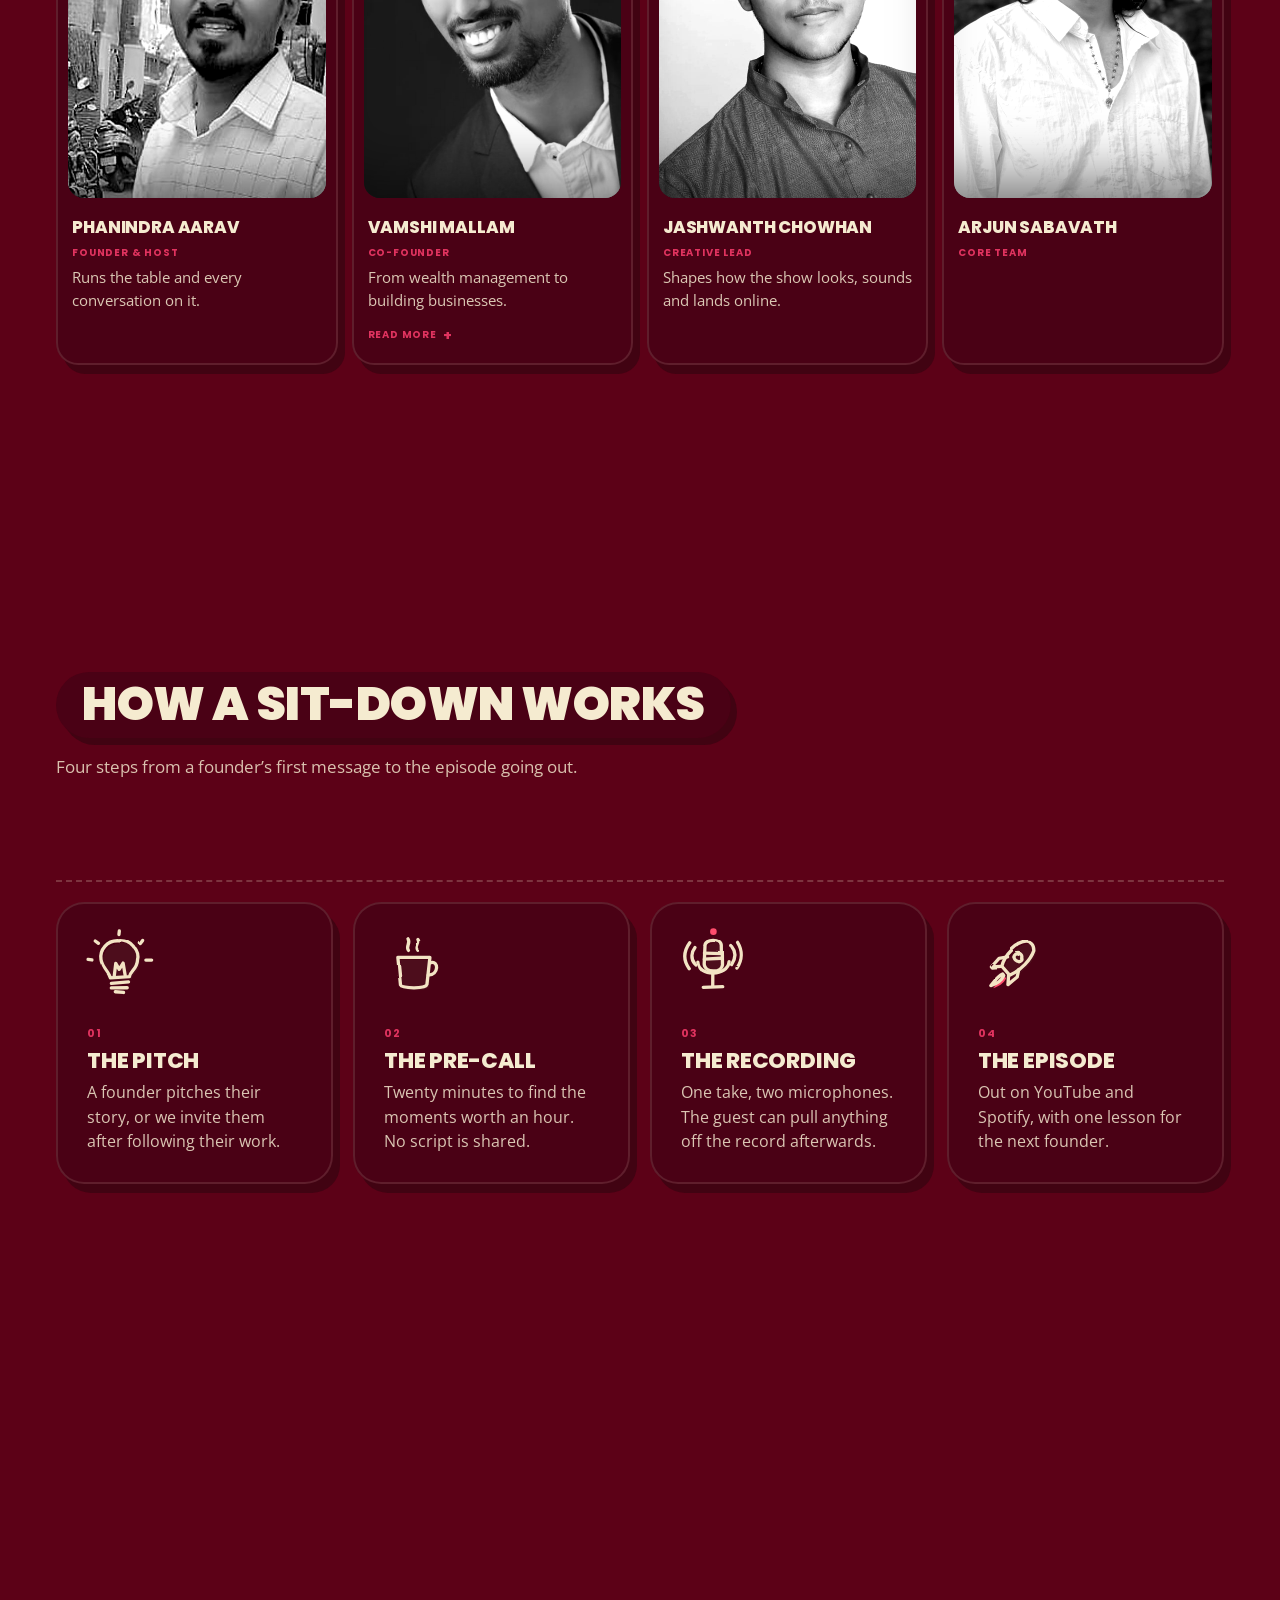
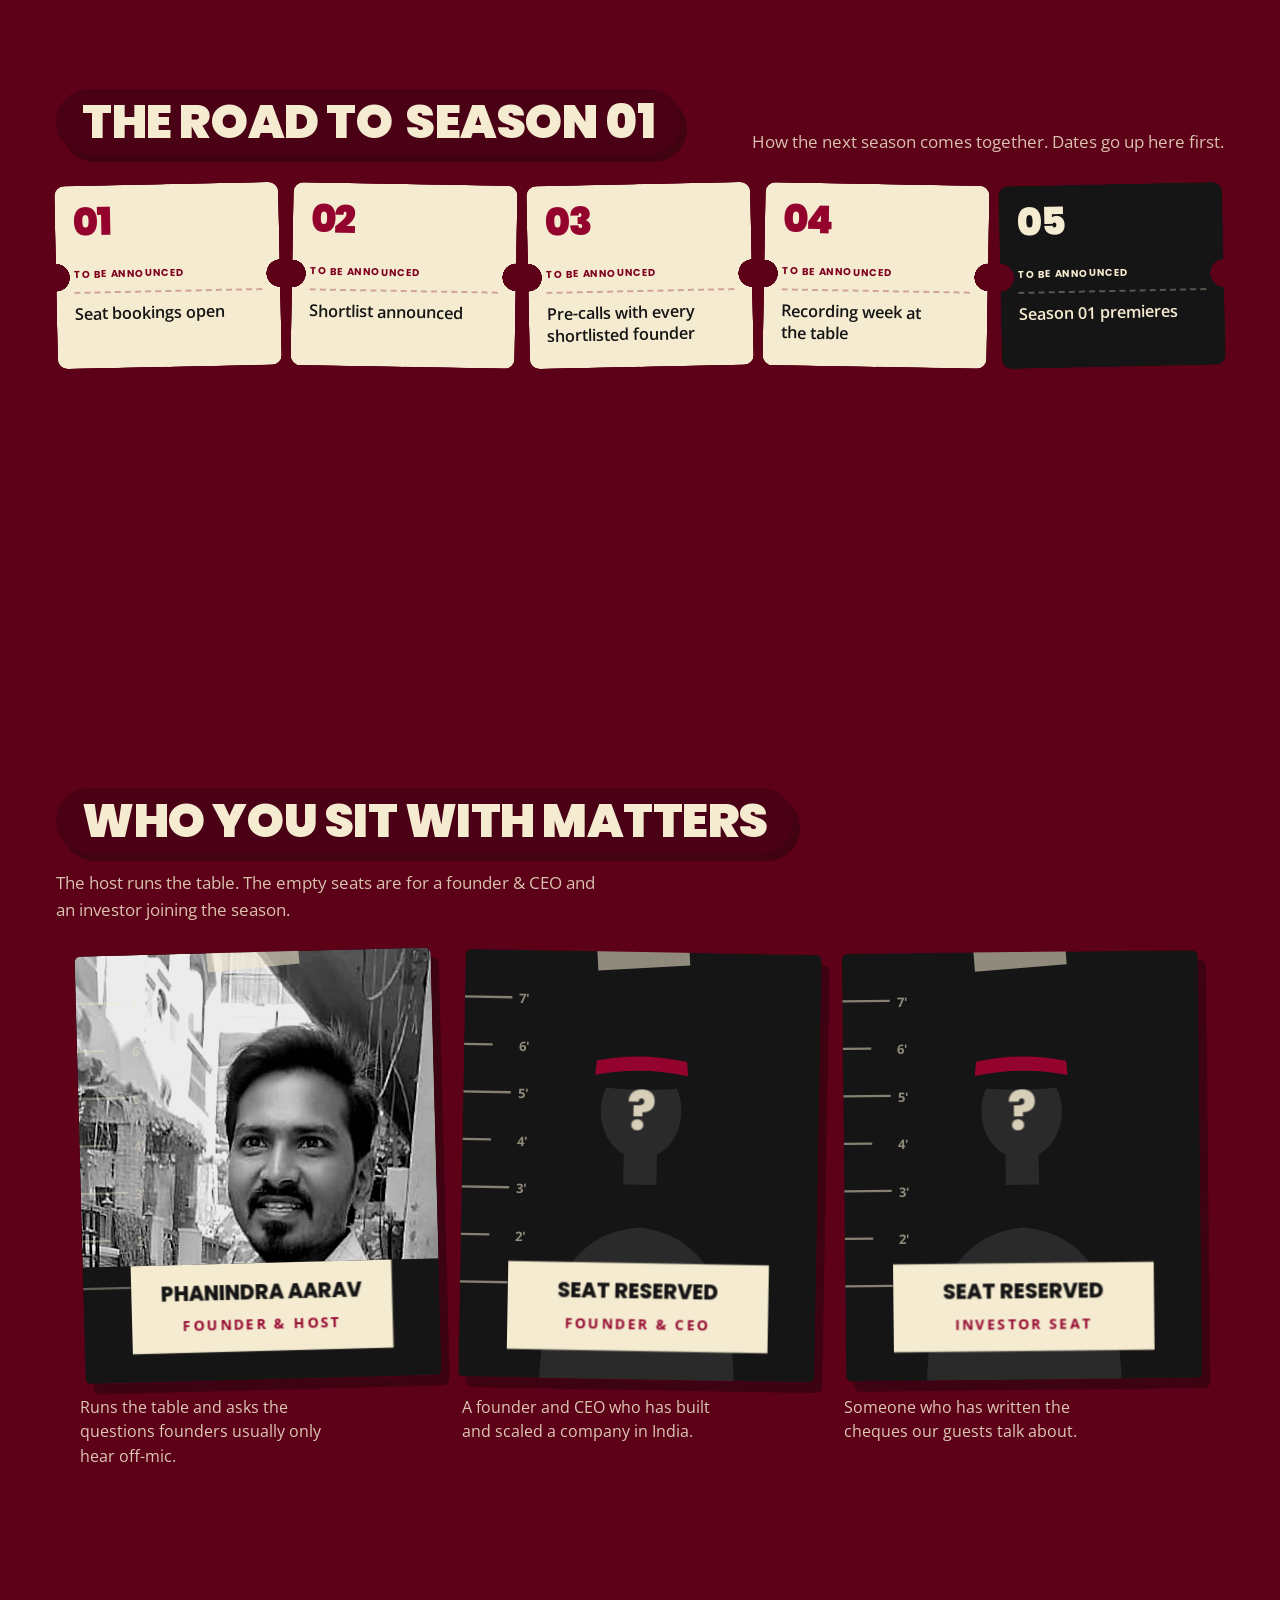
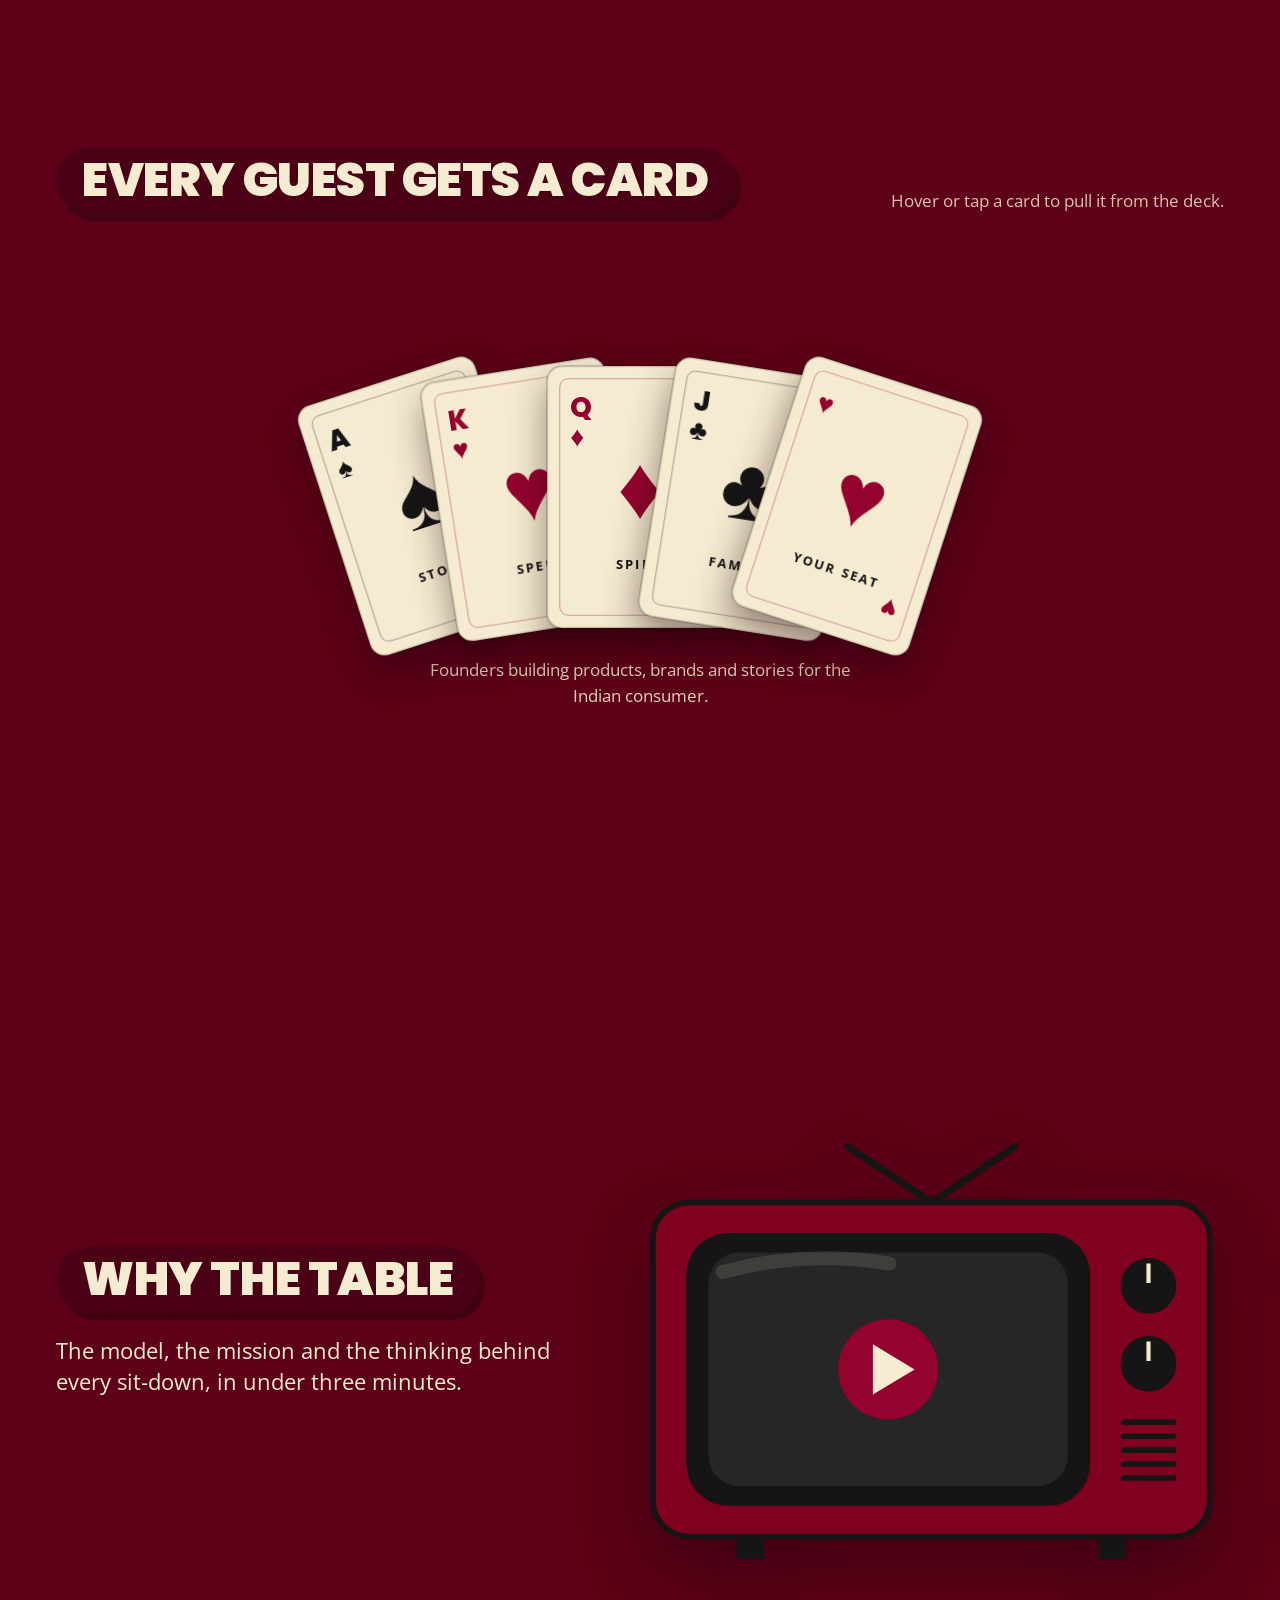
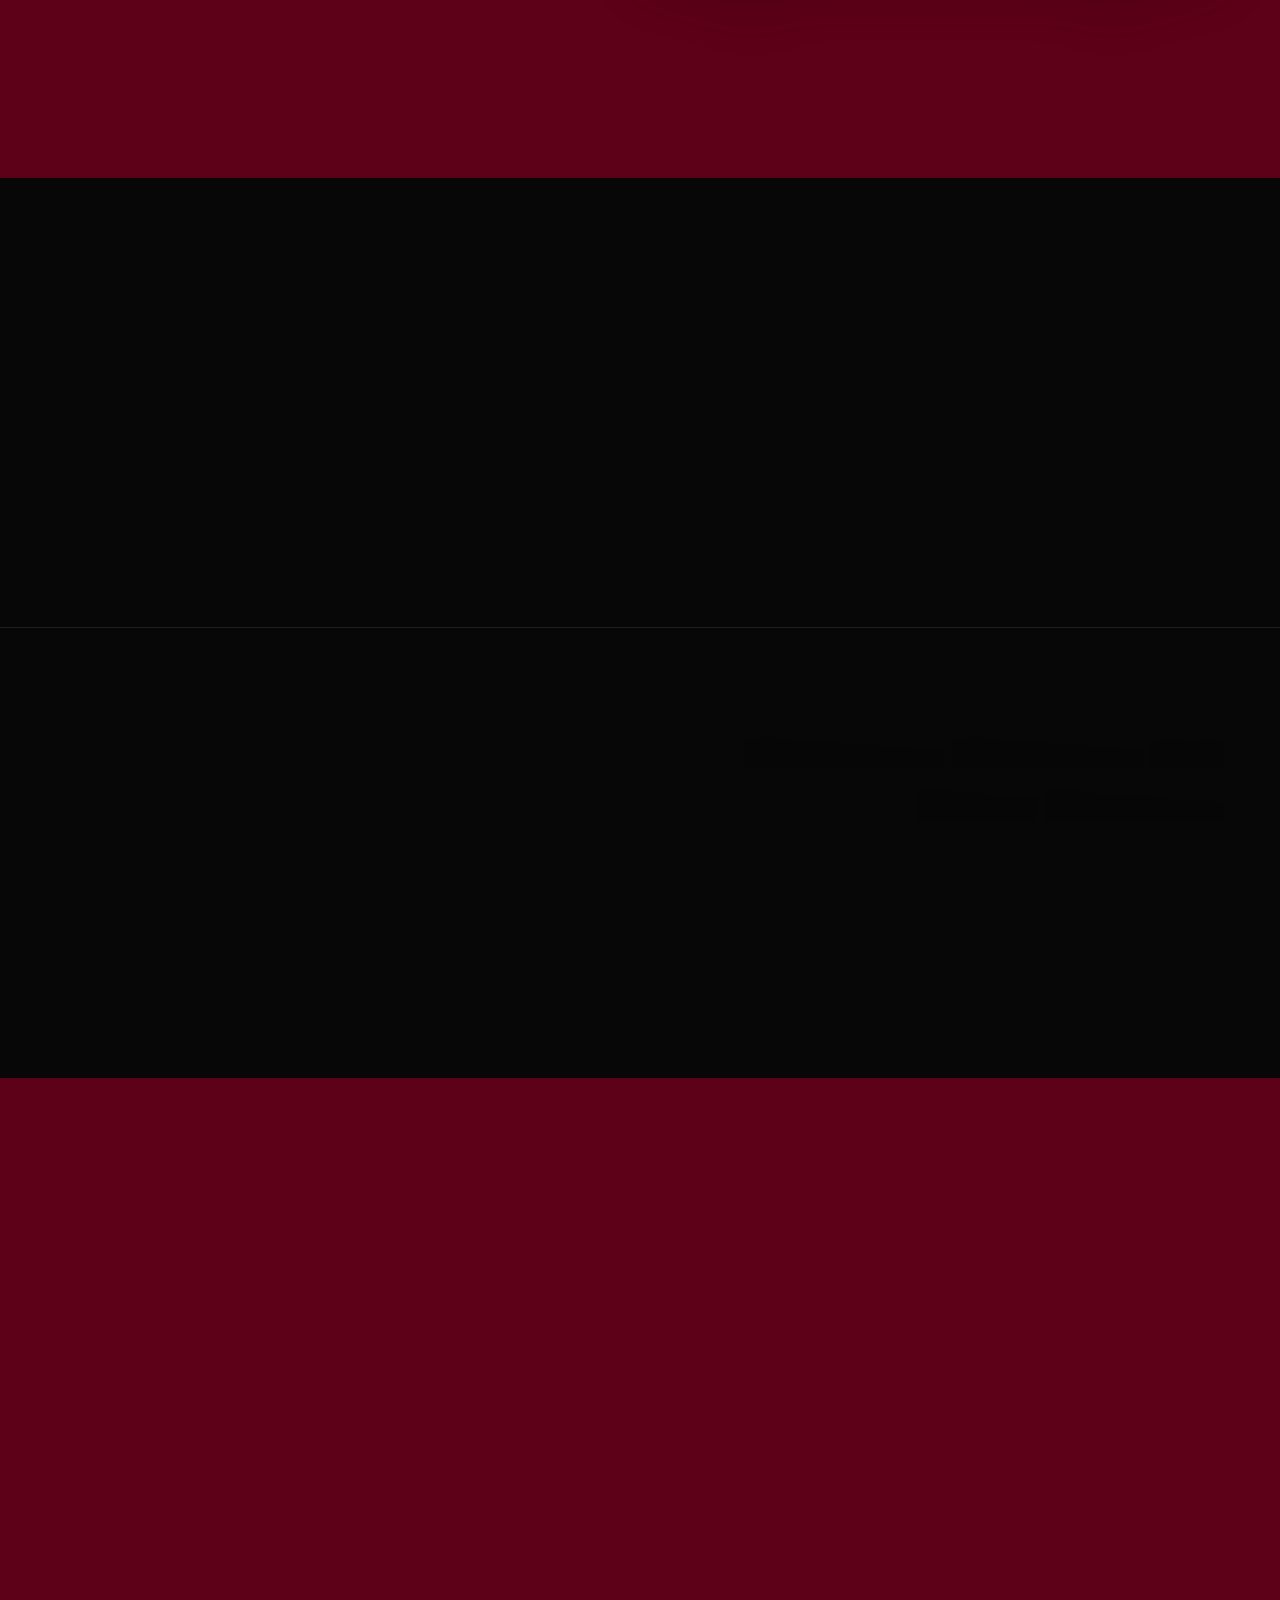
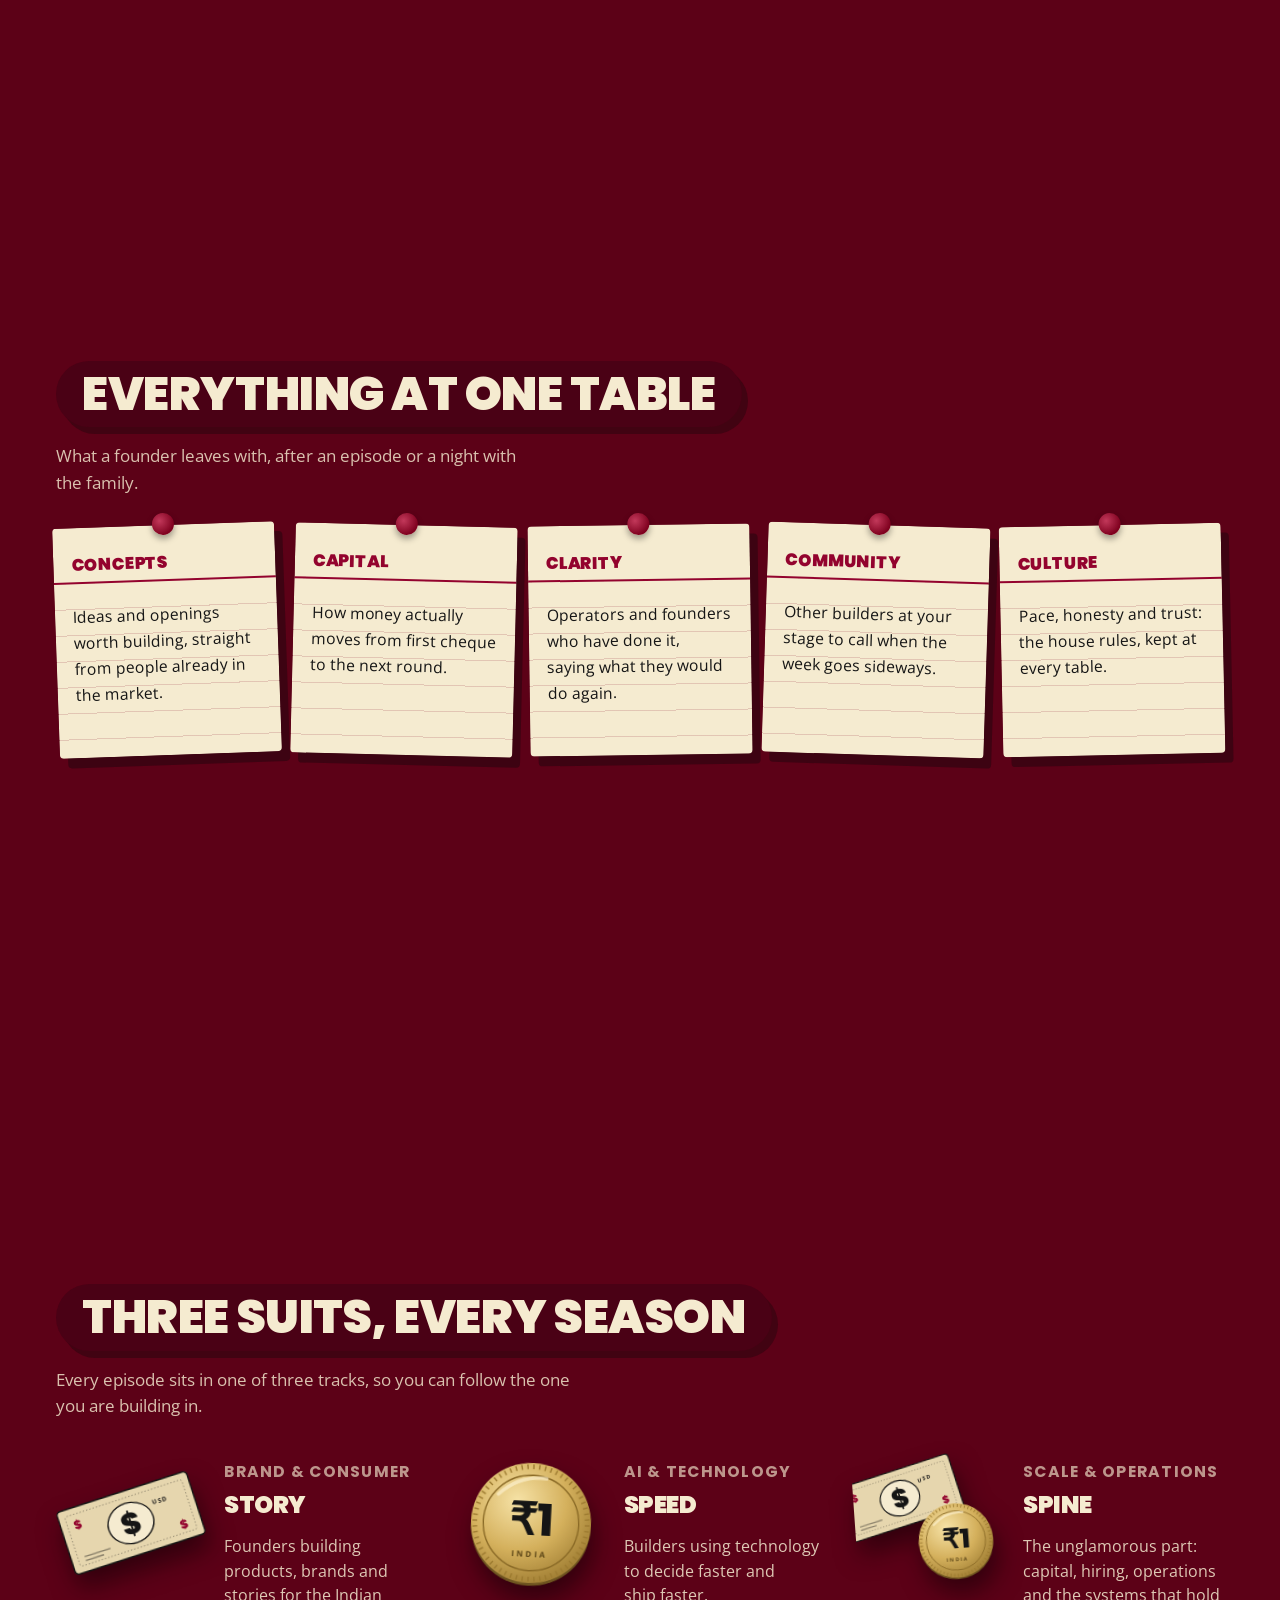
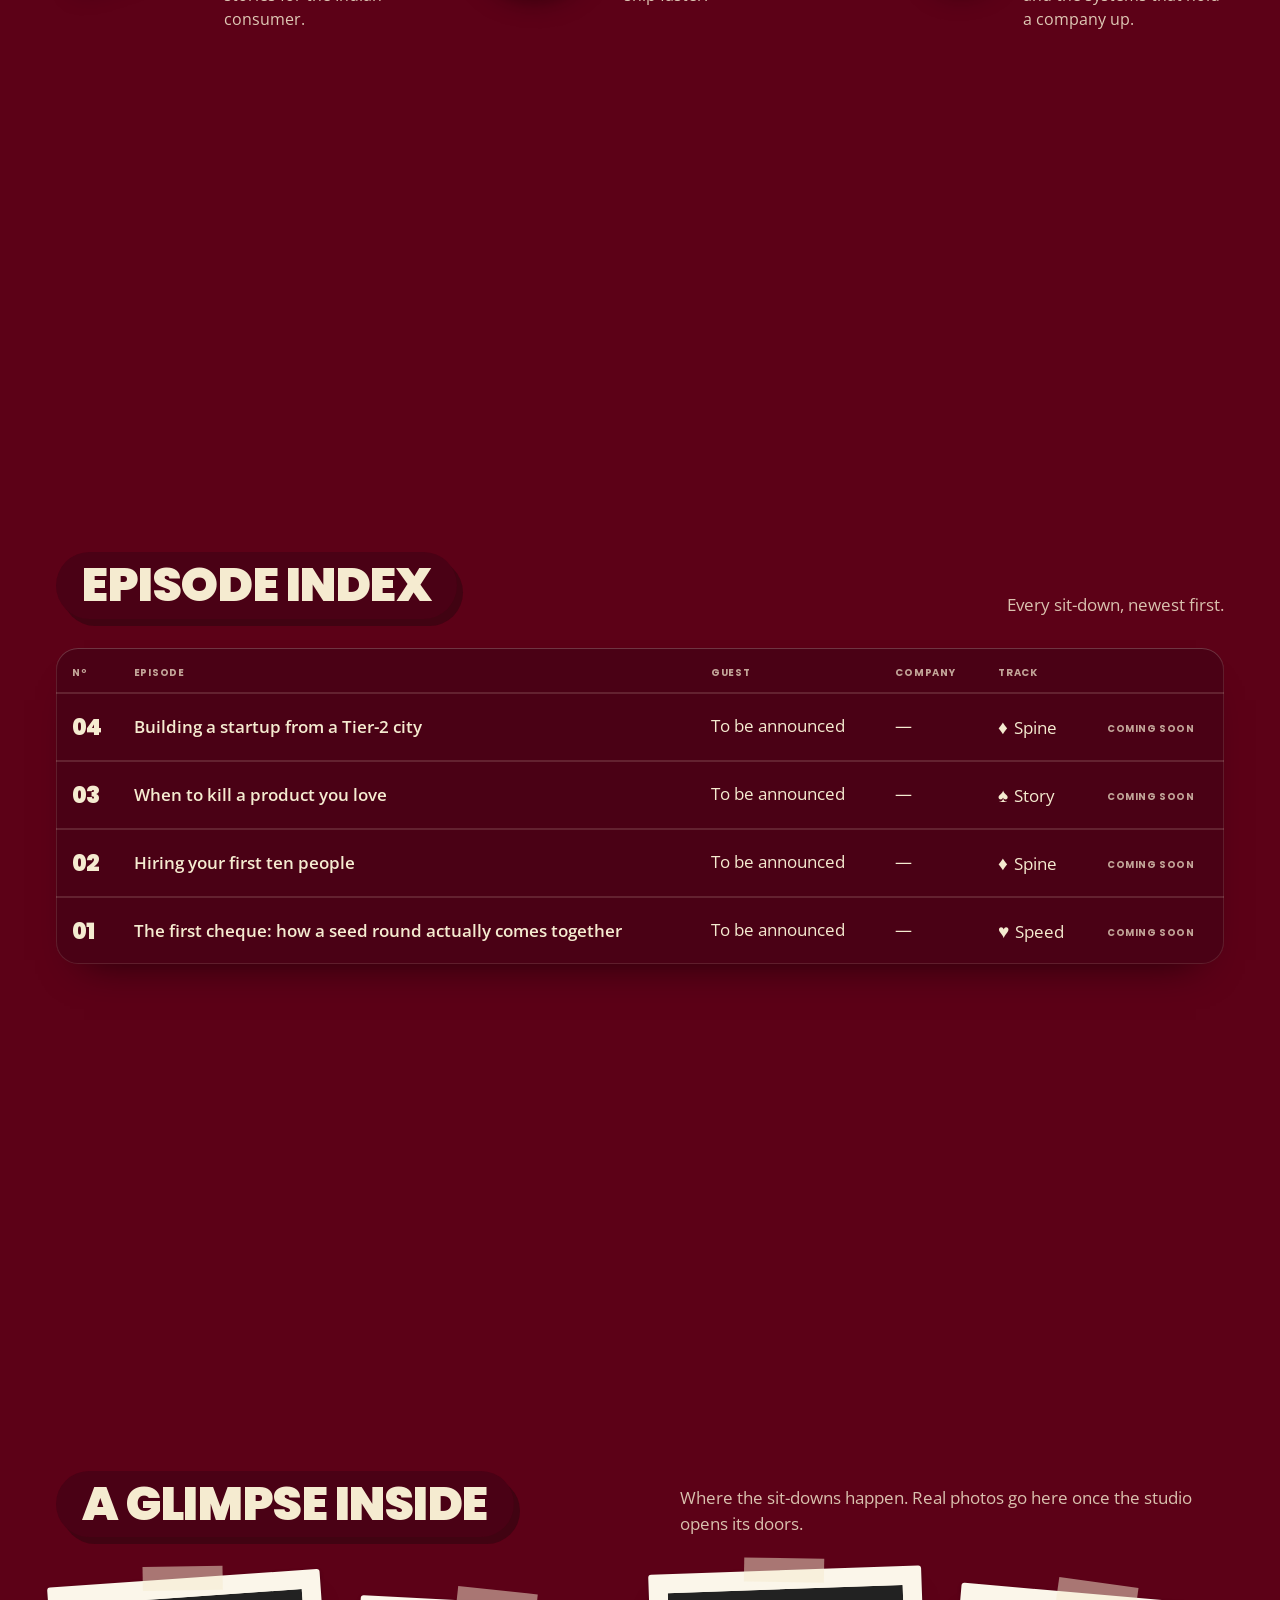
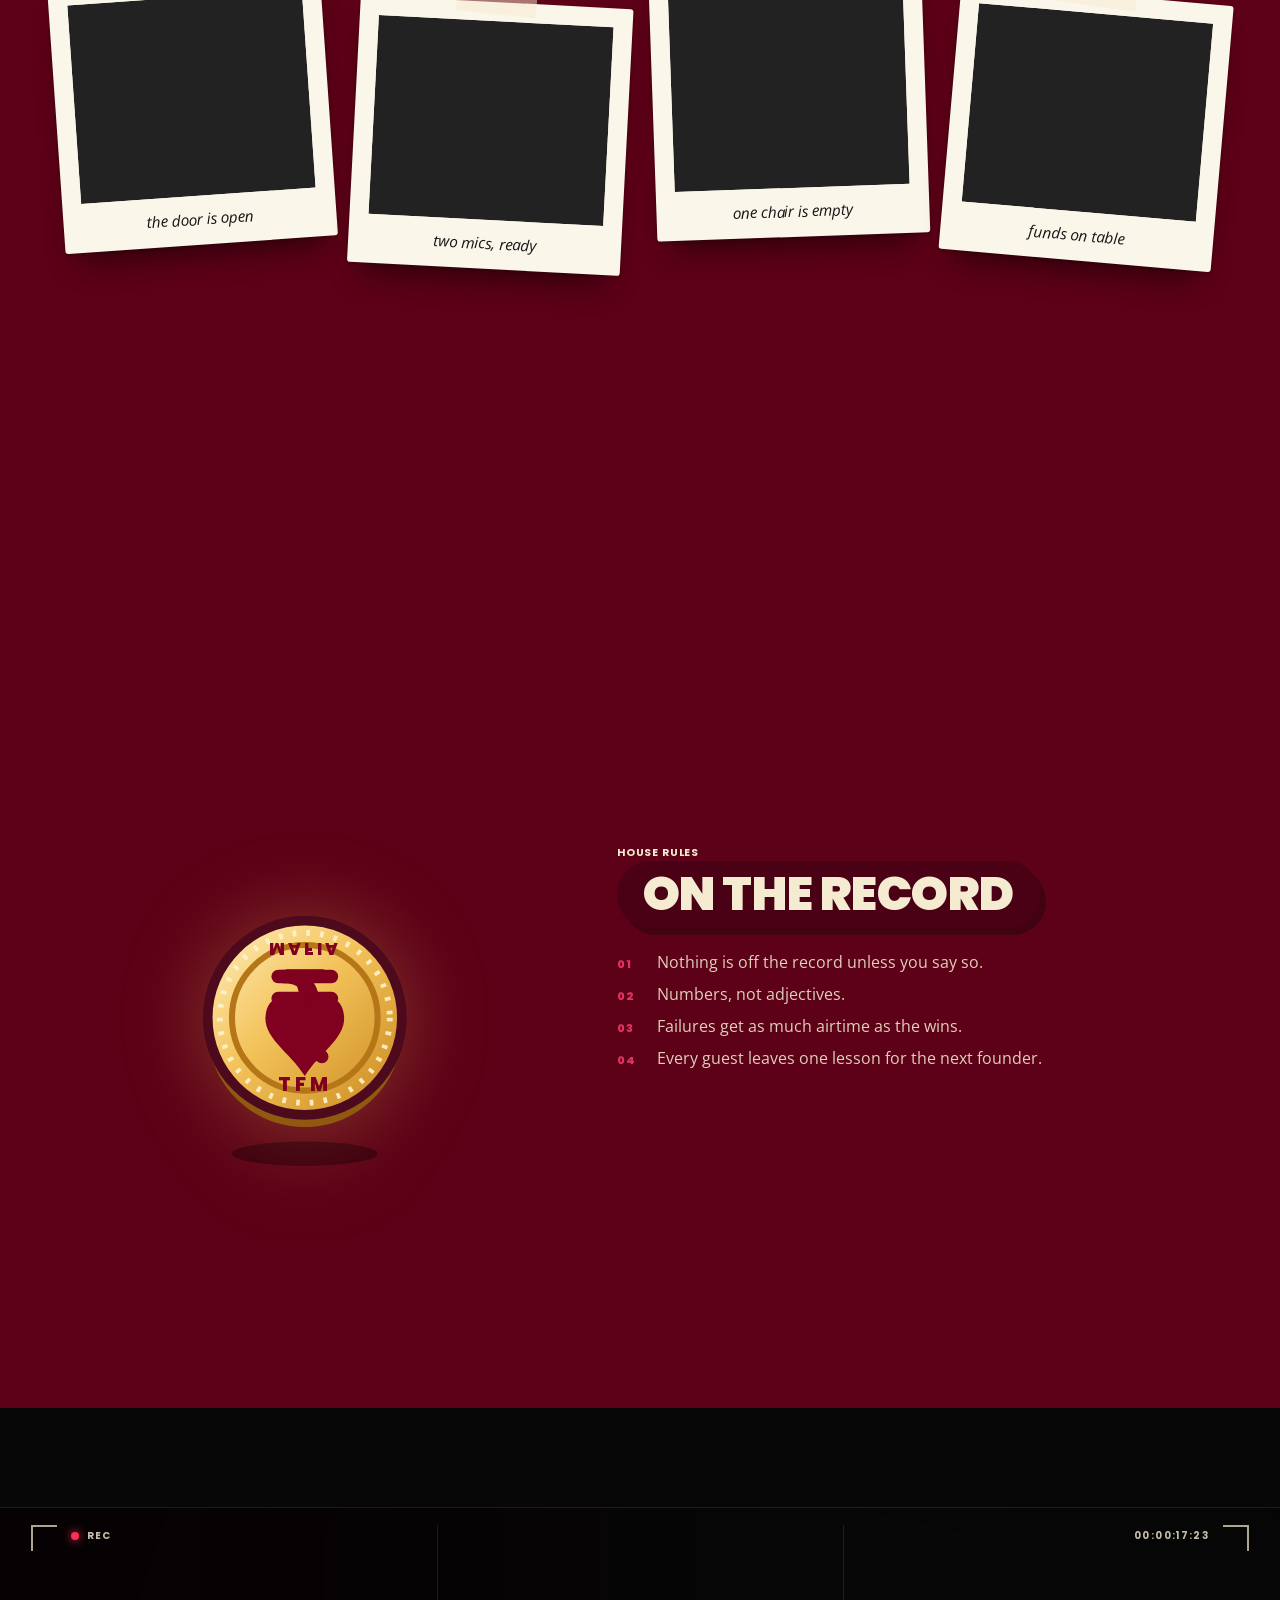
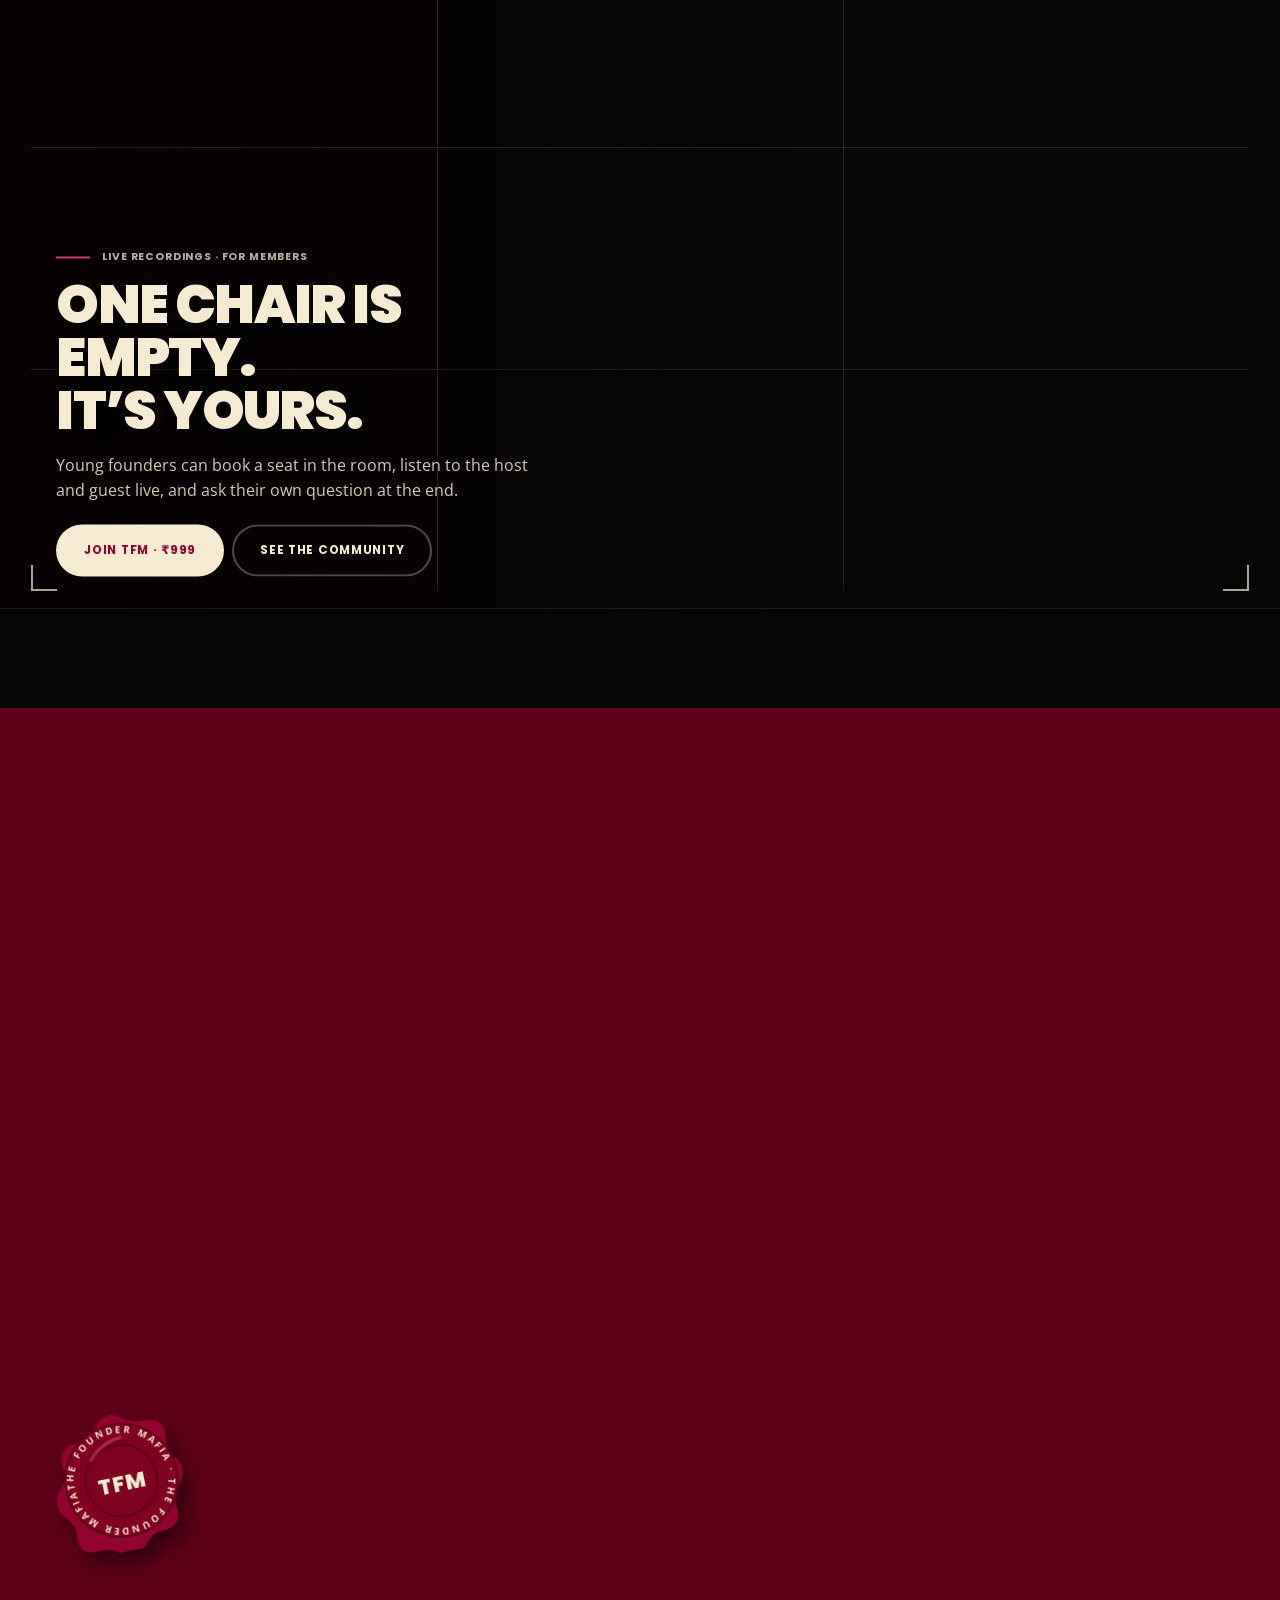
<file: about.html>
<!doctype html>
<html lang="en">
<head>
  <meta charset="utf-8">
  <title>About us — The Founder Mafia</title>
  <meta name="robots" content="noindex">
  <link rel="canonical" href="https://thefoundermafia.com/index.html#about">
  <meta http-equiv="refresh" content="0; url=index.html#about">
  <script>location.replace('index.html#about');</script>
  <style>body{background:#5c0117;color:#f5ebd0;font:16px system-ui;display:grid;place-items:center;min-height:100vh;margin:0}a{color:inherit}</style>
</head>
<body><p><a href="index.html#about">About us has moved — continue</a></p></body>
</html>
</file>
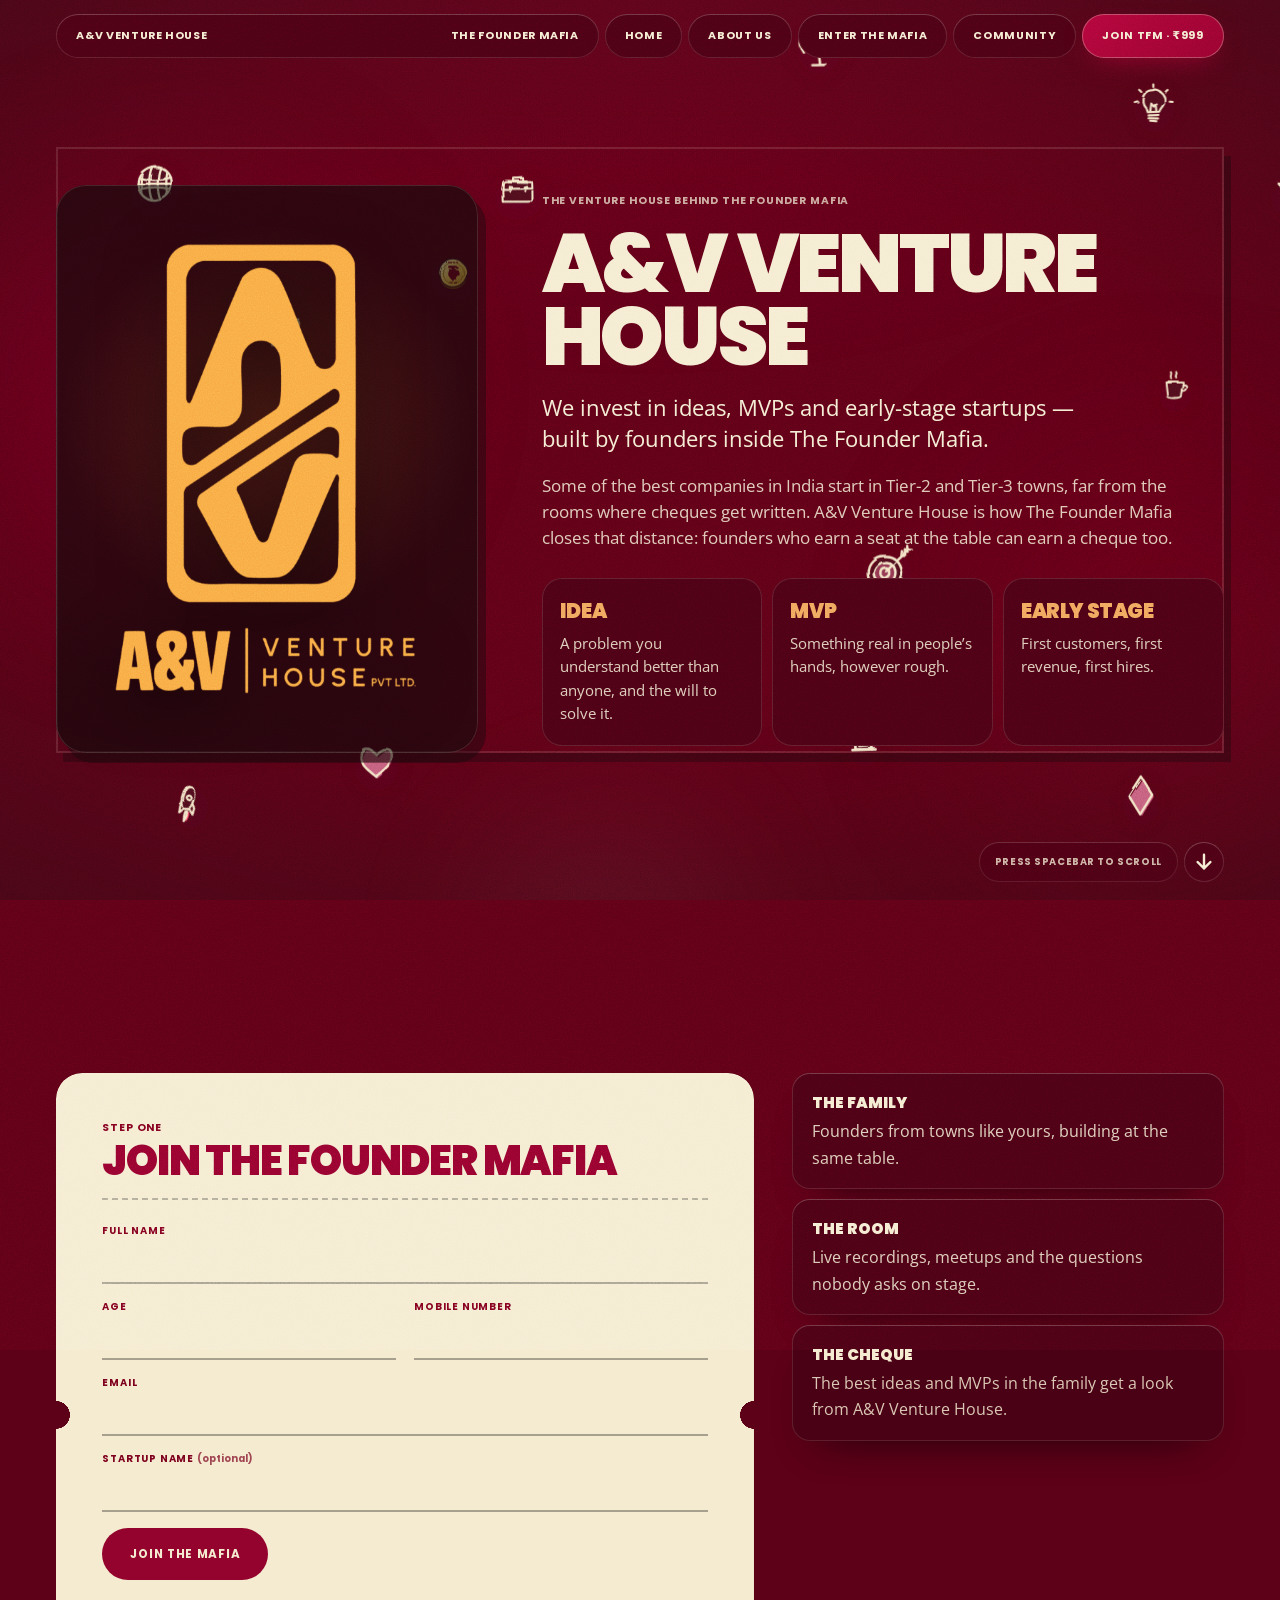
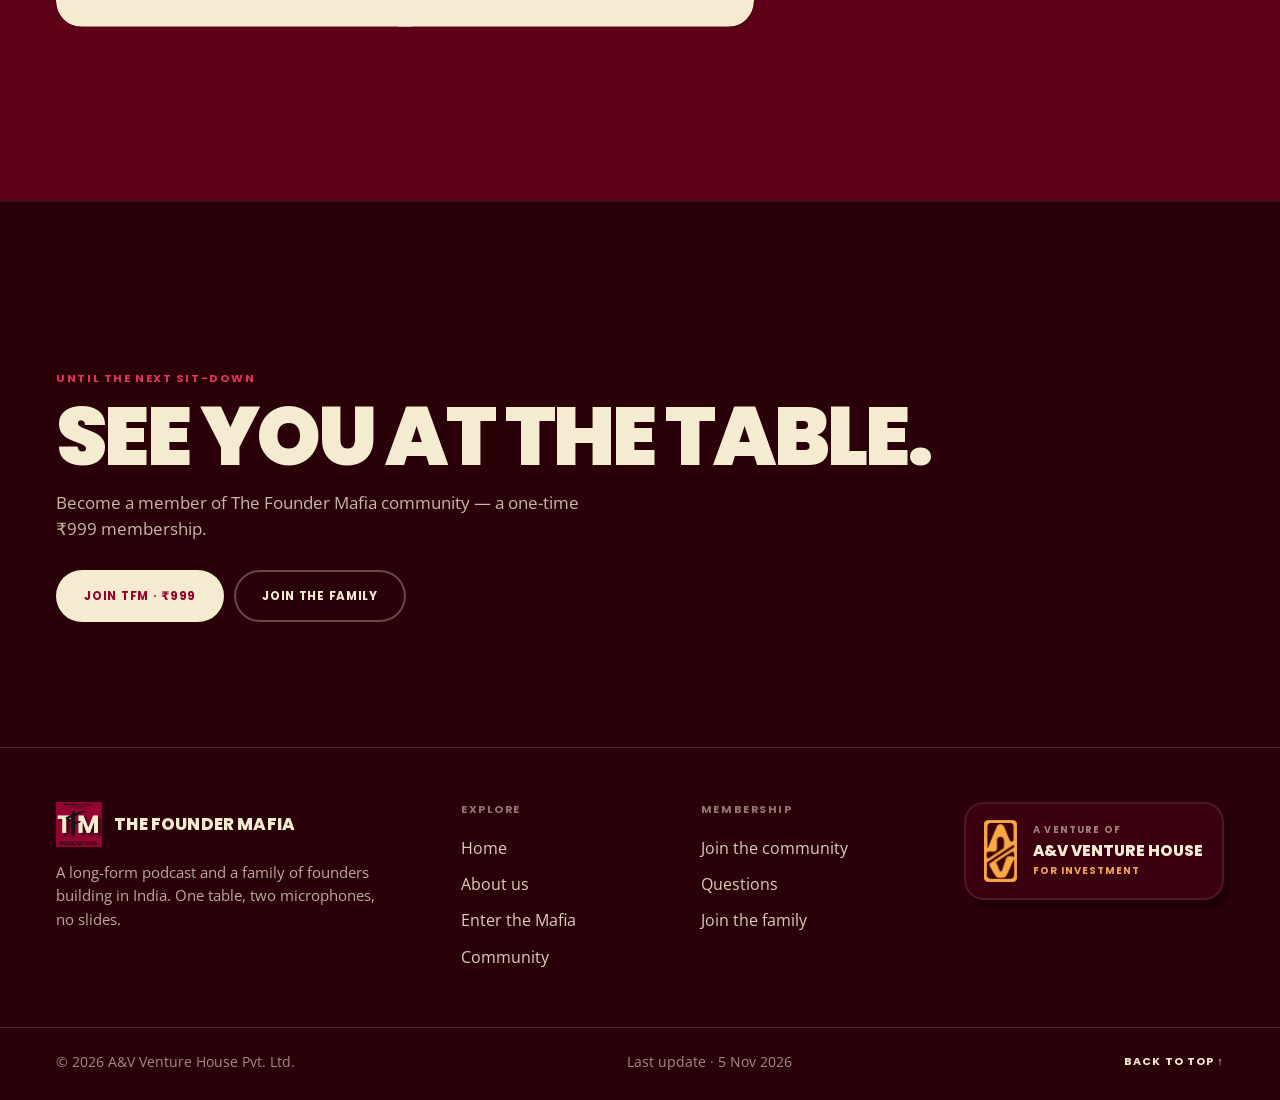
<file: av-venture-house.html>
<!doctype html>
<html lang="en">
<head>
  <meta charset="utf-8">
  <meta name="viewport" content="width=device-width, initial-scale=1, viewport-fit=cover">
  <title>A&amp;V Venture House — The Founder Mafia</title>
  <meta name="claude:viewport-fit-sides" content="cover">
  <meta name="description" content="A&amp;V Venture House invests in ideas, MVPs and early-stage startups from The Founder Mafia.">
  <meta name="theme-color" content="#93032e">
  <meta property="og:title" content="A&amp;V Venture House — The Founder Mafia">
  <meta property="og:description" content="A&amp;V Venture House invests in ideas, MVPs and early-stage startups from The Founder Mafia.">
  <meta property="og:type" content="website">
  <link rel="icon" href="img/favicon-32.png" sizes="32x32" type="image/png">
  <link rel="icon" href="img/icon-192.png" sizes="192x192" type="image/png">
  <link rel="apple-touch-icon" href="img/apple-touch-icon.png">
  <link rel="canonical" href="https://thefoundermafia.com/av-venture-house.html">
  <meta property="og:url" content="https://thefoundermafia.com/av-venture-house.html">
  <meta property="og:site_name" content="The Founder Mafia">
  <meta property="og:image" content="https://thefoundermafia.com/img/og.jpg">
  <meta property="og:image:width" content="1200">
  <meta property="og:image:height" content="630">
  <meta name="twitter:card" content="summary_large_image">
  <meta name="twitter:image" content="https://thefoundermafia.com/img/og.jpg">
  <link rel="preload" href="fonts/poppins-latin-800-normal.woff2" as="font" type="font/woff2" crossorigin>
  <link rel="preload" href="fonts/open-sans-latin-400-normal.woff2" as="font" type="font/woff2" crossorigin>
  <link rel="preload" href="img/tfm-logo.png" as="image">
  <link rel="stylesheet" href="styles.css?v=20261126n">
  <script>
    /* Loader failsafe. Runs before anything else and does not depend on main.js:
       if the page has not revealed itself after 3 s, or a script/stylesheet fails to load,
       the loader is forced to 100% and dismissed. main.js calls window.__tfmReady() when it
       reveals the page normally, which stands this down. */
    (function () {
      document.documentElement.classList.add('js');
      var done = false;
      function reveal() {
        if (done) return;
        if (!document.body) { document.addEventListener('DOMContentLoaded', reveal); return; }
        done = true;
        var pct = document.querySelector('.loader-pct');
        var bar = document.querySelector('.loader');
        if (pct) pct.textContent = '100%';
        if (bar) bar.style.setProperty('--load', 100);
        document.body.classList.add('is-ready');
      }
      window.__tfmReady = function () { done = true; };
      setTimeout(reveal, 3000);
      window.addEventListener('error', function (e) {
        var t = e.target;
        if (t && (t.tagName === 'SCRIPT' || t.tagName === 'LINK')) { setTimeout(reveal, 300); }
      }, true);
    })();
  </script>
  <noscript><style>.loader { display: none !important; } .drop { opacity: 1 !important; translate: none !important; scale: none !important; }</style></noscript>
</head>
<body data-page="av">
  <div class="loader" aria-hidden="true">
    <div class="loader-inner">
      <p class="loader-word">Opening the office</p>
      <p class="loader-pct">0%</p>
      <div class="loader-bar"><i></i></div>
    </div>
  </div>
  <div class="ambient" aria-hidden="true"><i></i><i></i><i></i></div>
  <a class="skip" href="#main">Skip to content</a>

  <header class="topbar">
    <a class="pill progress-pill" href="index.html" aria-label="The Founder Mafia, home">
      <span class="fill" aria-hidden="true"></span>
      <span>Scroll the office <span class="pct">0%</span></span>
      <span class="site">The Founder Mafia</span>
    </a>
    <nav class="nav-pills" aria-label="Main">
      <a class="pill" href="index.html" data-nav="home">Home</a>
      <a class="pill" href="index.html#about" data-nav="about">About Us</a>
      <a class="pill" href="enter.html" data-nav="enter">Enter the Mafia</a>
      <a class="pill" href="community.html" data-nav="community">Community</a>
      <a class="pill nav-book" href="enter.html#book" data-nav="book">Join TFM · ₹999</a>
    </nav>
    <button class="pill menu-pill" type="button" aria-expanded="false">Menu</button>
  </header>

  <main id="main">
    <section class="block desk av-page" aria-labelledby="avTitle" data-scene="A&amp;V Venture House">
      <div class="av-card">
        <div class="av-logo-wrap"><img src="media/av-venture-house.png" width="427" height="633" alt="A&amp;V Venture House Pvt. Ltd. logo" class="av-logo"></div>
        <div class="av-copy">
          <p class="label">The venture house behind The Founder Mafia</p>
          <h1 id="avTitle">A&amp;V Venture House</h1>
          <p class="lede">We invest in ideas, MVPs and early-stage startups — built by founders inside The Founder Mafia.</p>
          <p>Some of the best companies in India start in Tier-2 and Tier-3 towns, far from the rooms where cheques get written. A&amp;V Venture House is how The Founder Mafia closes that distance: founders who earn a seat at the table can earn a cheque too.</p>
          <ul class="av-points">
            <li><b>Idea</b><span>A problem you understand better than anyone, and the will to solve it.</span></li>
            <li><b>MVP</b><span>Something real in people’s hands, however rough.</span></li>
            <li><b>Early stage</b><span>First customers, first revenue, first hires.</span></li>
          </ul>
        </div>
      </div>
    </section>

    <section class="block desk" id="join" aria-labelledby="joinFormTitle" data-scene="Join the Mafia">
      <div class="book-grid">
        <div class="glass-form">
          <div class="book-head">
            <div>
              <p class="label">Step one</p>
              <h2 id="joinFormTitle">Join The Founder Mafia</h2>
            </div>
          </div>
          <form class="pitch book-form" id="joinForm" data-type="join" novalidate>
            <label class="span-2"><span>Full name</span><input name="name" autocomplete="name" required maxlength="80"></label>
            <label><span>Age</span><input name="age" type="number" inputmode="numeric" min="13" max="100" required></label>
            <label><span>Mobile number</span><input name="mobile" type="tel" inputmode="tel" autocomplete="tel" pattern="[0-9+\-\s]{8,16}" required></label>
            <label class="span-2"><span>Email</span><input name="email" type="email" autocomplete="email" required maxlength="120"></label>
            <label class="span-2"><span>Startup name <em>(optional)</em></span><input name="startup" autocomplete="organization" maxlength="120"></label>
            <label class="hp" aria-hidden="true"><span>Website</span><input name="website" tabindex="-1" autocomplete="off"></label>
            <div class="span-2 pitch-foot">
              <button class="pill is-solid btn" type="submit">Join the Mafia</button>
              <p class="form-status" role="status" aria-live="polite"></p>
            </div>
          </form>
          <div class="booked" hidden>
            <p class="label">Welcome to the family</p>
            <h3>You’re in, <span data-out="name"></span>.</h3>
            <p>Member ID <code data-out="id"></code>. We’ll reach out on email and WhatsApp with what happens next.</p>
          </div>
        </div>
        <aside class="book-side">
          <ul class="look-for">
            <li><b>The family</b><span>Founders from towns like yours, building at the same table.</span></li>
            <li><b>The room</b><span>Live recordings, meetups and the questions nobody asks on stage.</span></li>
            <li><b>The cheque</b><span>The best ideas and MVPs in the family get a look from A&amp;V Venture House.</span></li>
          </ul>
        </aside>
      </div>
    </section>
  </main>

  <footer class="site-footer pro-foot" aria-label="Site footer" data-scene="Footer">
    <div class="pf-cta desk">
      <div>
        <p class="pf-kicker">Until the next sit-down</p>
        <h2 class="pf-line">See you at the table.</h2>
        <p class="pf-sub">Become a member of The Founder Mafia community — a one-time ₹999 membership.</p>
      </div>
      <div class="pf-actions">
        <a class="pill is-solid btn" href="enter.html#book">Join TFM · ₹999</a>
        <a class="pill btn" href="av-venture-house.html#join">Join the family</a>
      </div>
    </div>

    <div class="pf-grid desk">
      <div class="pf-brand">
        <a class="pf-logo" href="index.html"><img src="img/tfm-logo.png" width="679" height="662" alt=""><span>The Founder Mafia</span></a>
        <p>A long-form podcast and a family of founders building in India. One table, two microphones, no slides.</p>
        <p class="pf-social" data-socials></p>
      </div>
      <nav class="pf-col" aria-label="Explore">
        <h3>Explore</h3>
        <a href="index.html">Home</a>
        <a href="index.html#about">About us</a>
        <a href="enter.html">Enter the Mafia</a>
        <a href="community.html">Community</a>
      </nav>
      <nav class="pf-col" aria-label="Membership">
        <h3>Membership</h3>
        <a href="enter.html#book">Join the community</a>
        <a href="enter.html#faq">Questions</a>
        <a href="av-venture-house.html#join">Join the family</a>
        <span data-contact></span>
      </nav>
      <a class="pf-venture" href="av-venture-house.html" aria-label="A venture of A&amp;V Venture House — for investment">
        <img src="media/av-mark.png" width="267" height="504" alt="">
        <span><small>A venture of</small><b>A&amp;V Venture House</b><em>For investment</em></span>
      </a>
    </div>

    <div class="pf-bottom desk">
      <p data-copyright>© 2026 A&amp;V Venture House Pvt. Ltd.</p>
      <p data-last-update>Last update</p>
      <button class="pf-top" type="button" data-top>Back to top <span aria-hidden="true">↑</span></button>
    </div>
  </footer>

  <div class="spacebar">
    <button class="pill" type="button">Press spacebar to scroll</button>
    <button class="round" type="button" aria-label="Scroll down"><svg viewBox="0 0 24 24" aria-hidden="true"><path d="M12 4v15M5 12l7 7 7-7" fill="none" stroke="currentColor" stroke-width="2.6" stroke-linecap="round" stroke-linejoin="round"/></svg></button>
  </div>

  <script type="module" src="main.js?v=20261126n"></script>
</body>
</html>
</file>
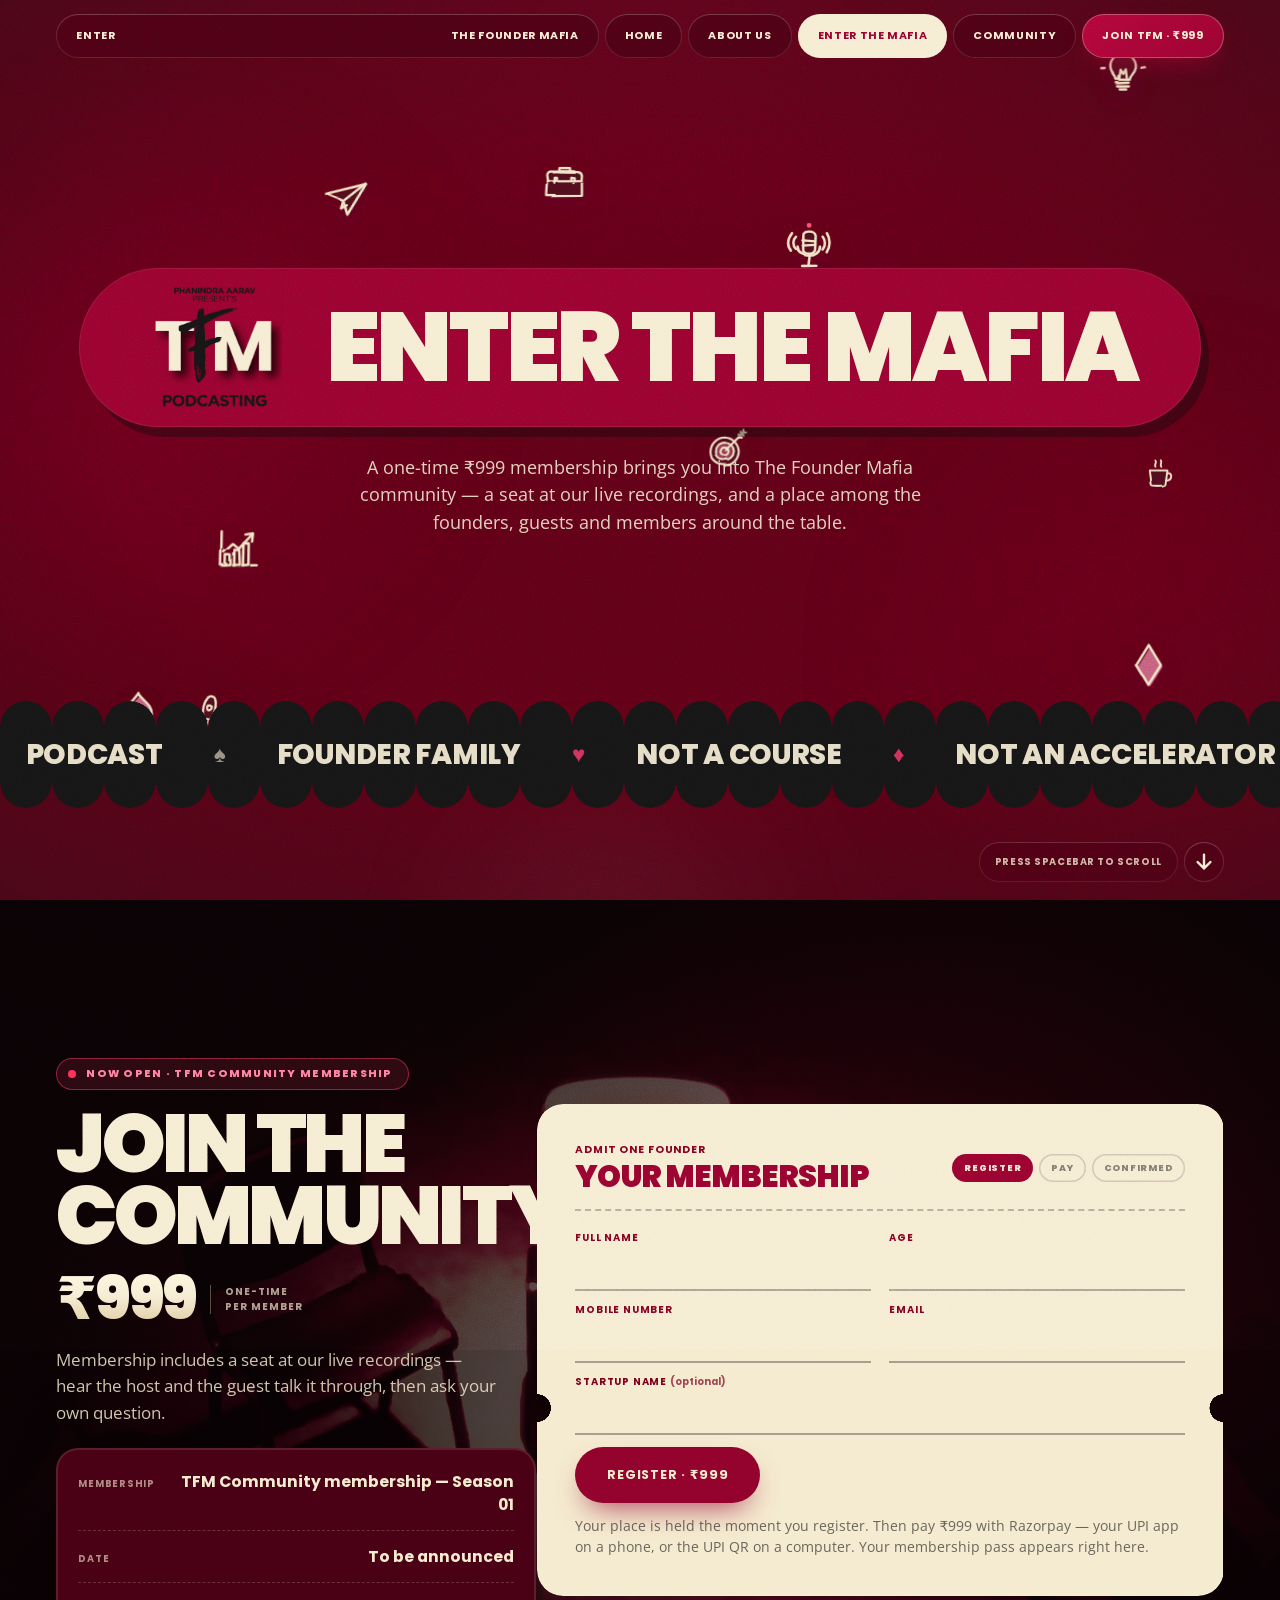
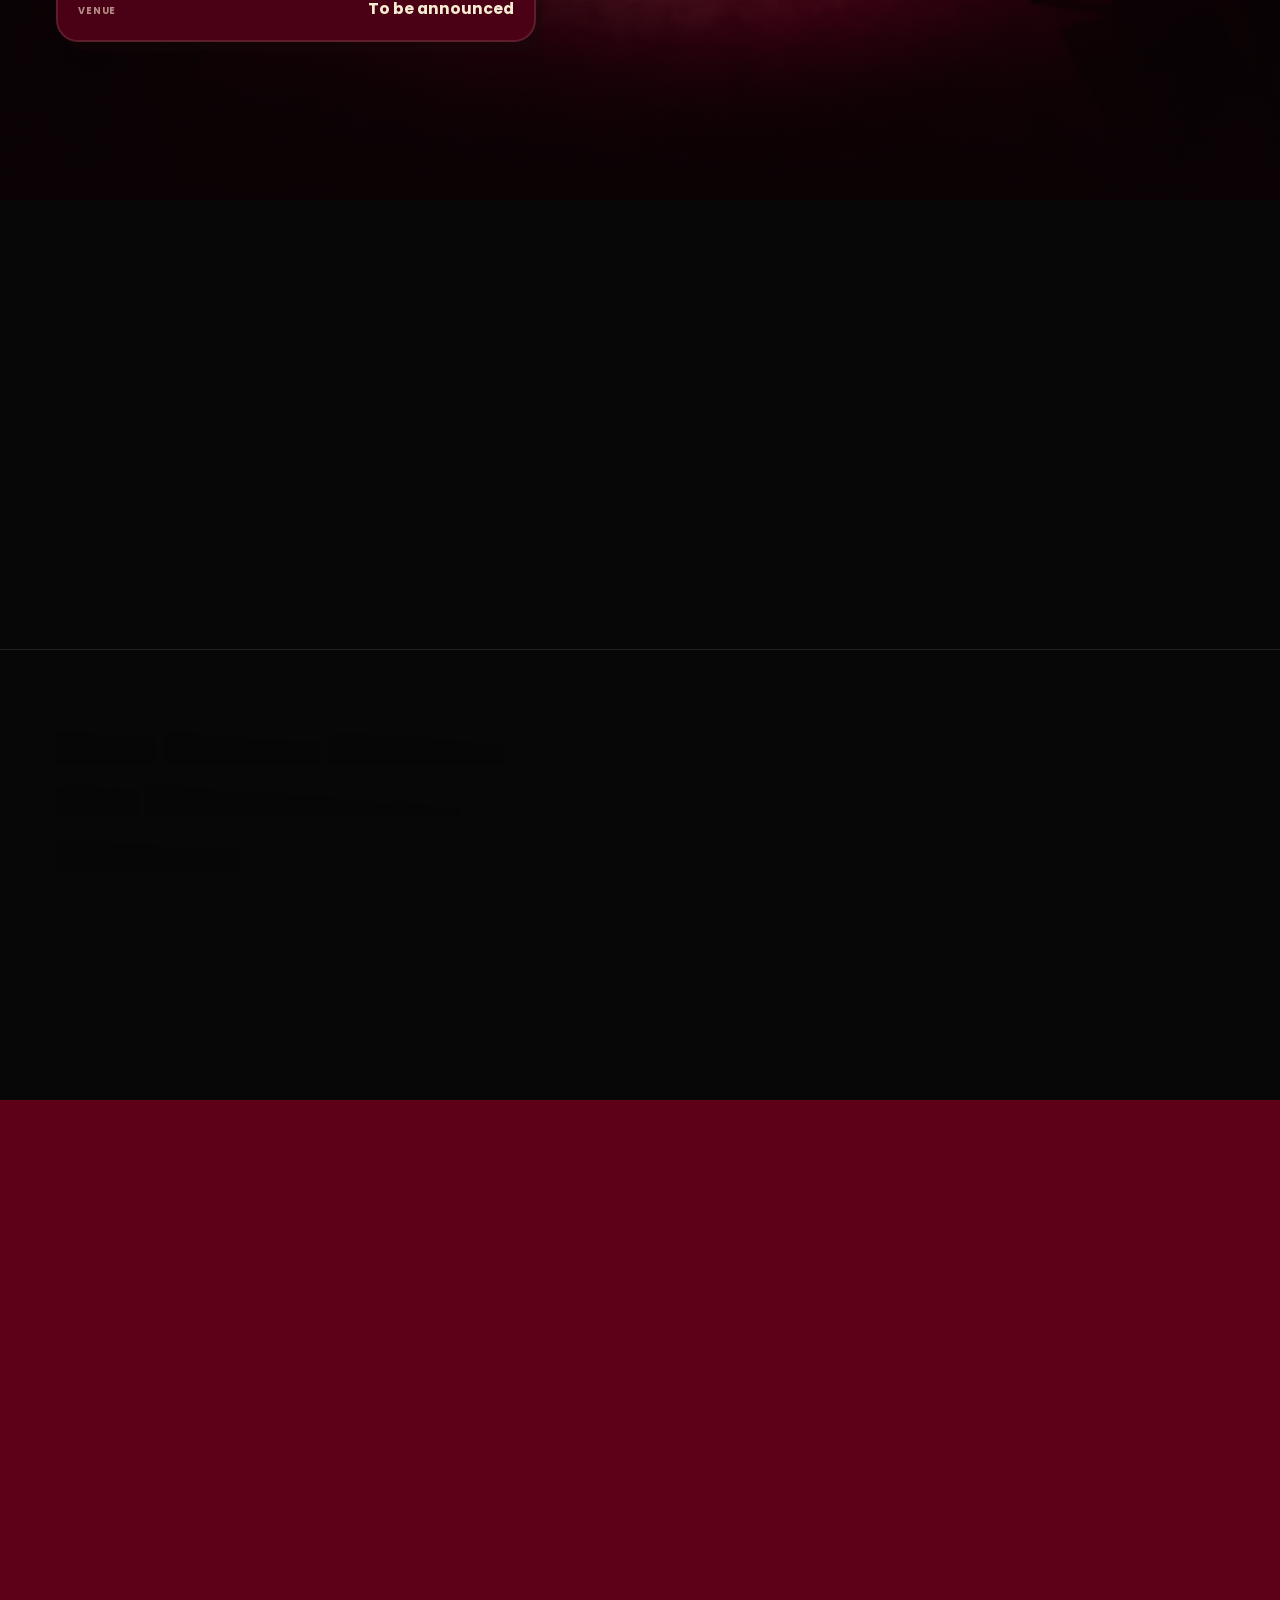
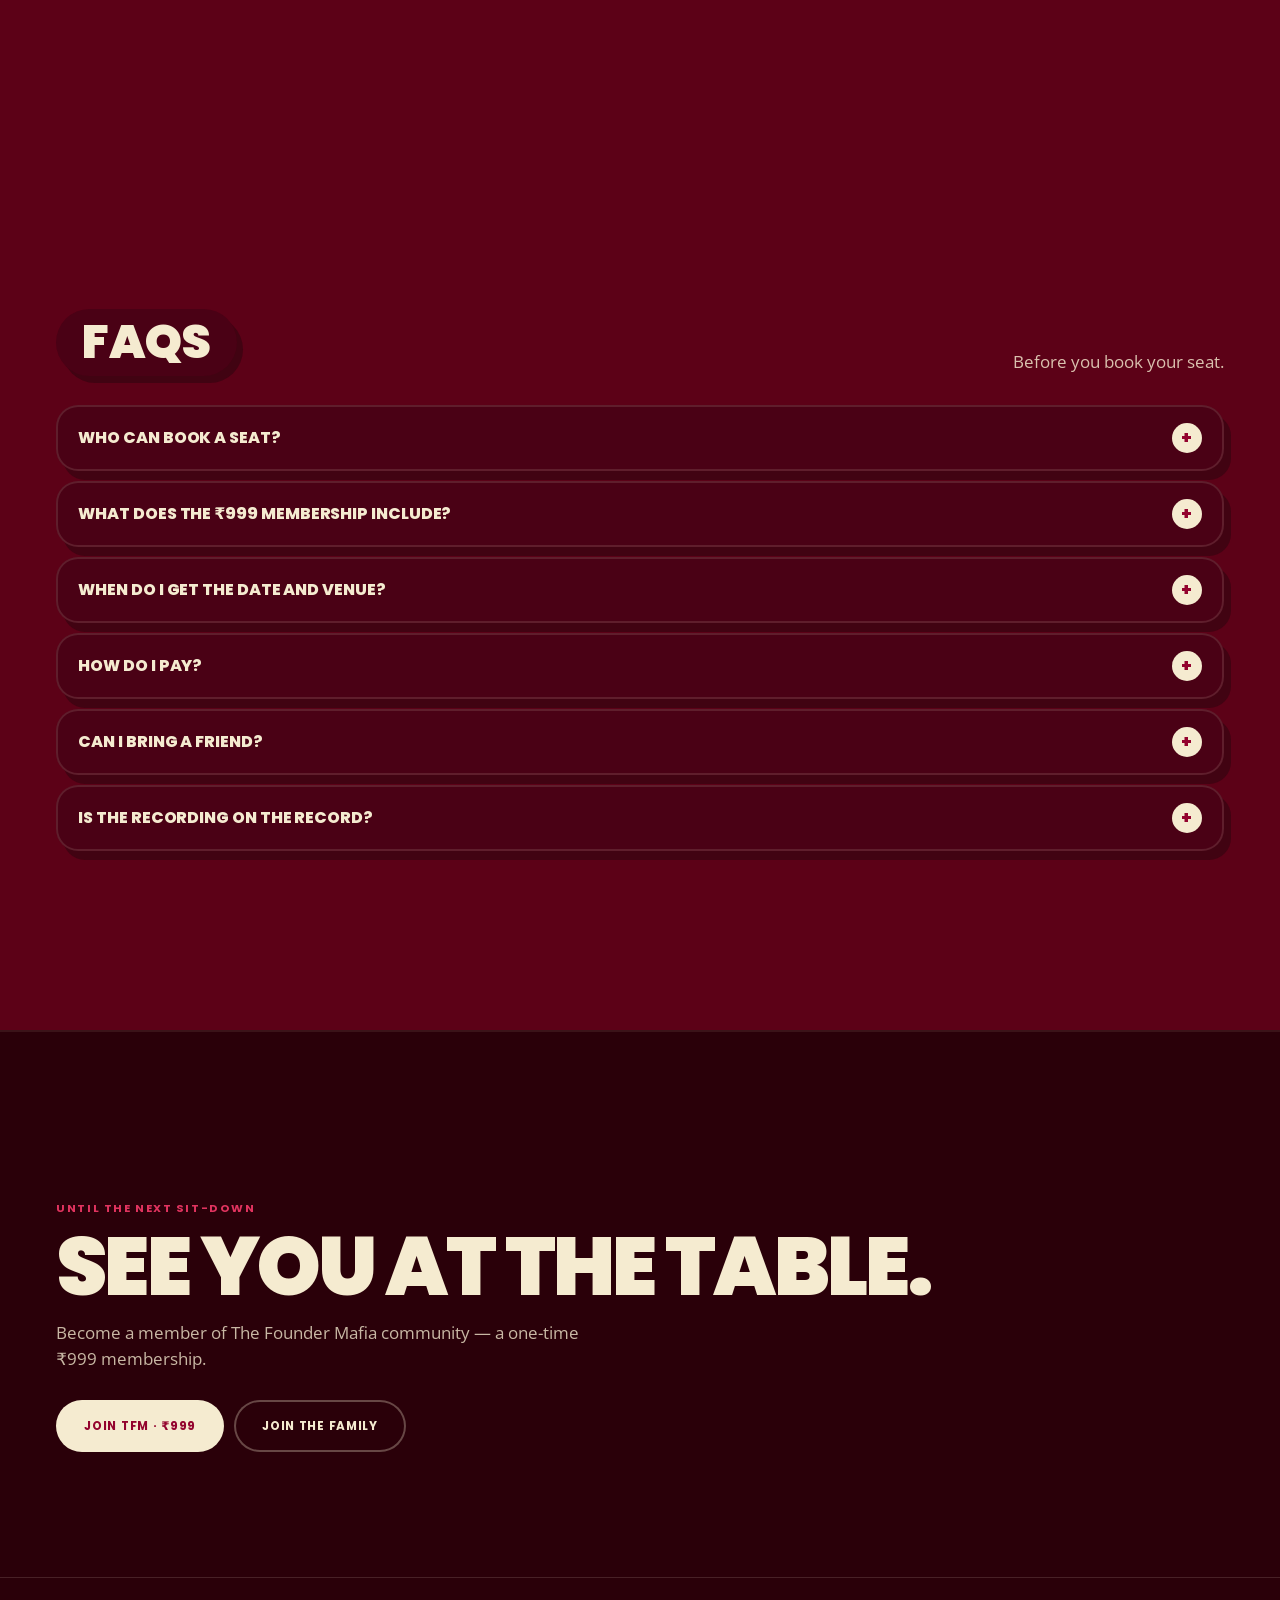
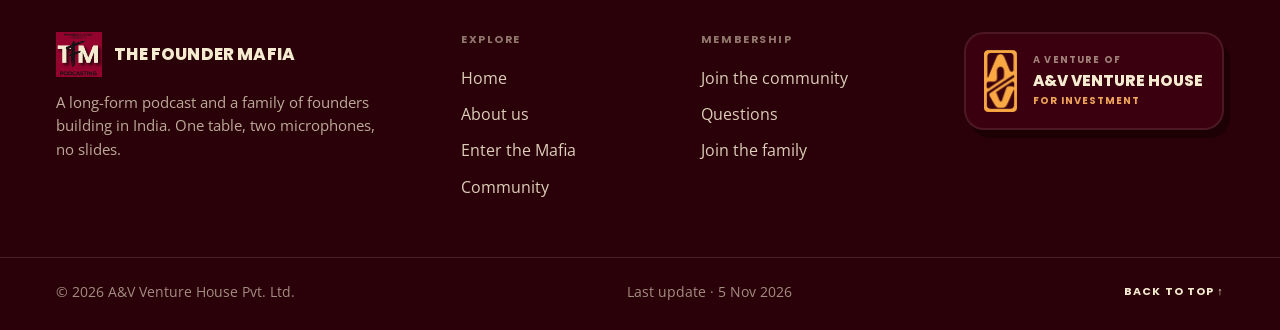
<file: book.html>
<!doctype html>
<html lang="en">
<head>
  <meta charset="utf-8">
  <title>Book a seat — The Founder Mafia</title>
  <meta name="robots" content="noindex">
  <link rel="canonical" href="https://thefoundermafia.com/enter.html#book">
  <meta http-equiv="refresh" content="0; url=enter.html#book">
  <script>location.replace('enter.html#book');</script>
  <style>body{background:#5c0117;color:#f5ebd0;font:16px system-ui;display:grid;place-items:center;min-height:100vh;margin:0}a{color:inherit}</style>
</head>
<body><p><a href="enter.html#book">Book a seat has moved — continue</a></p></body>
</html>
</file>
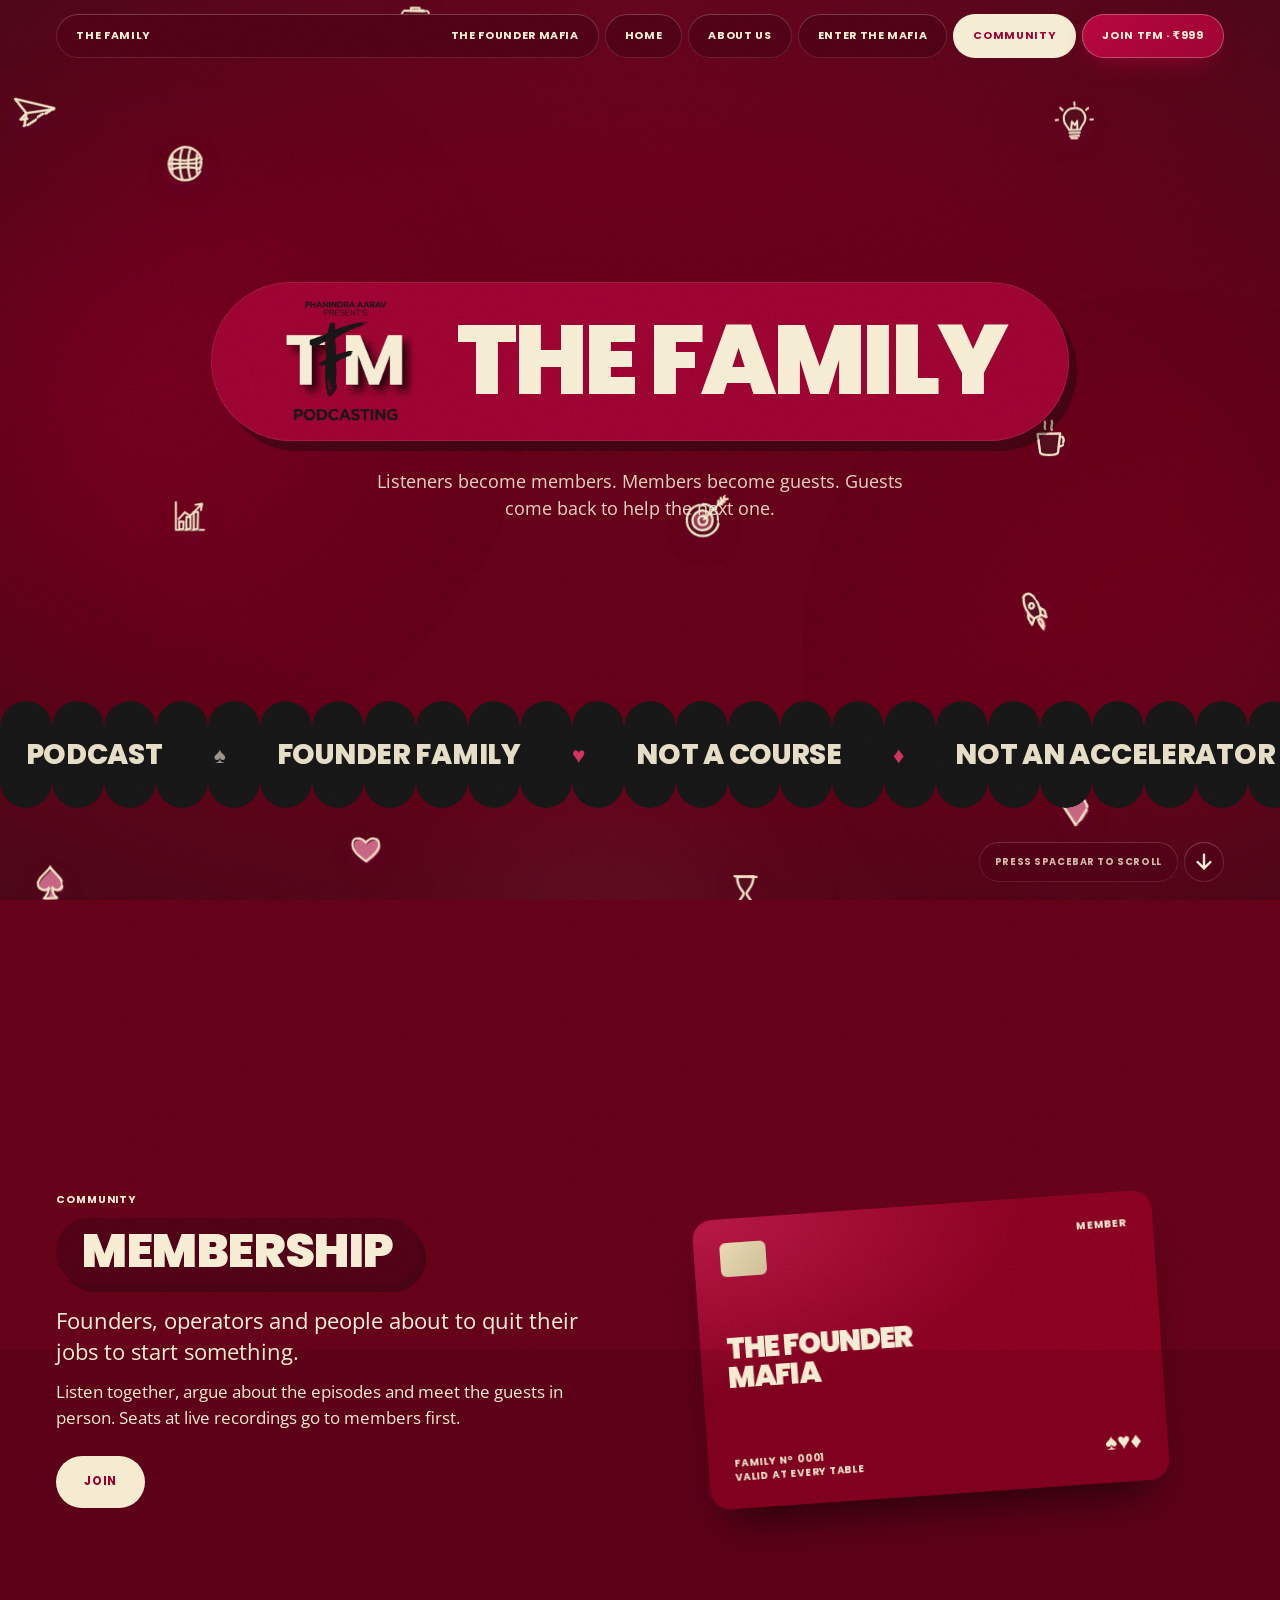
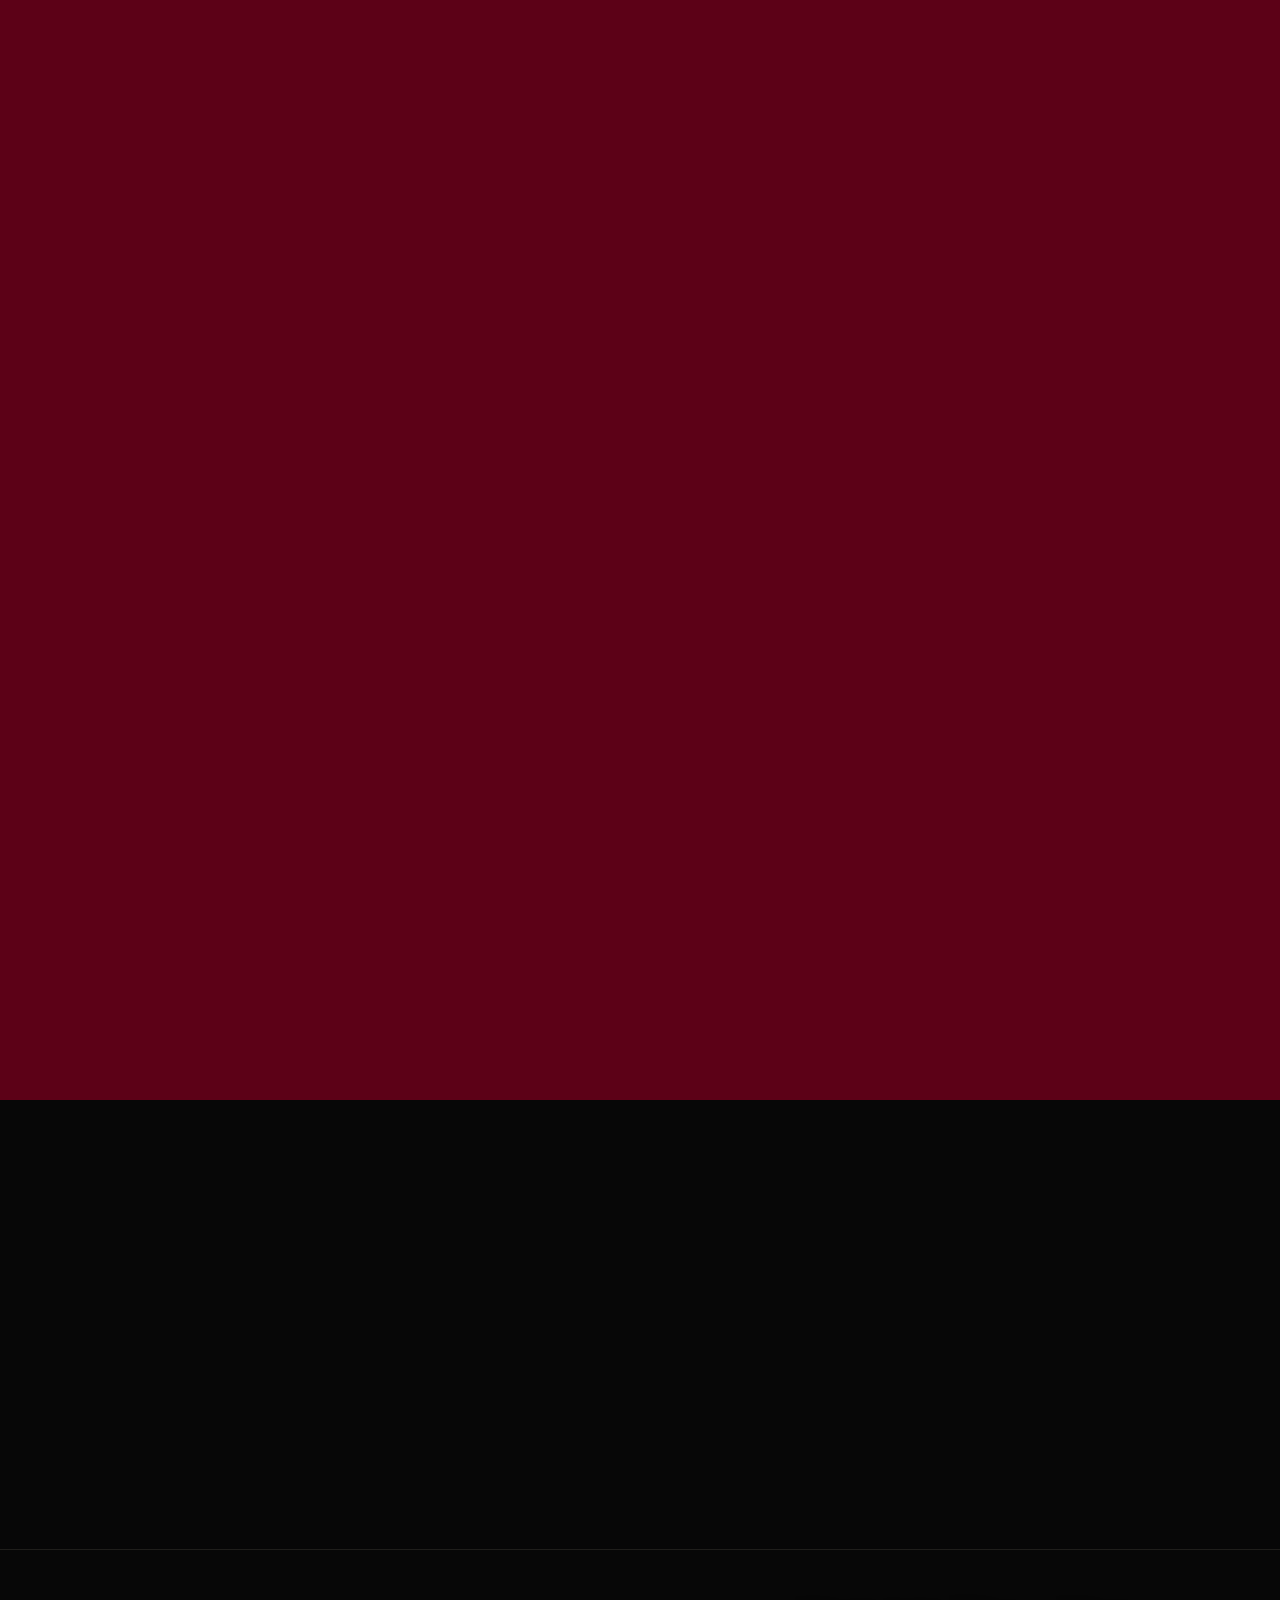
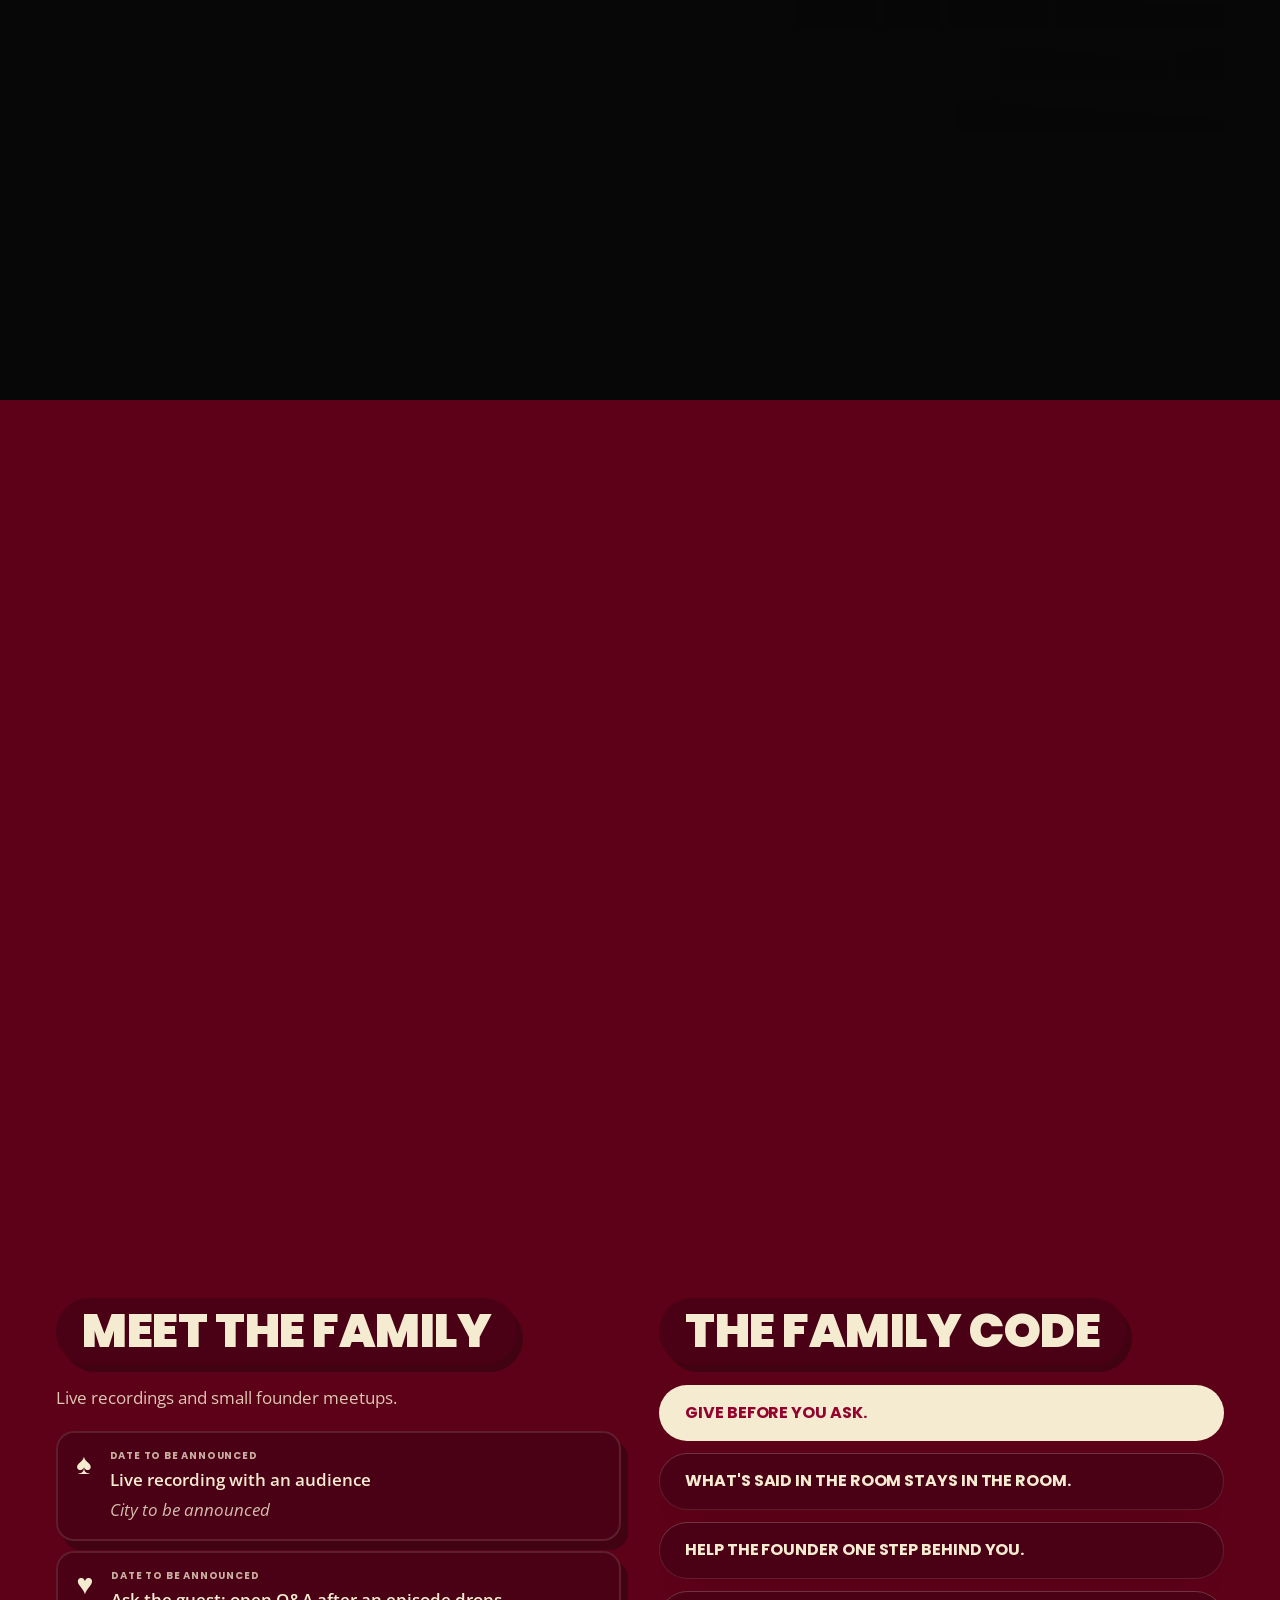
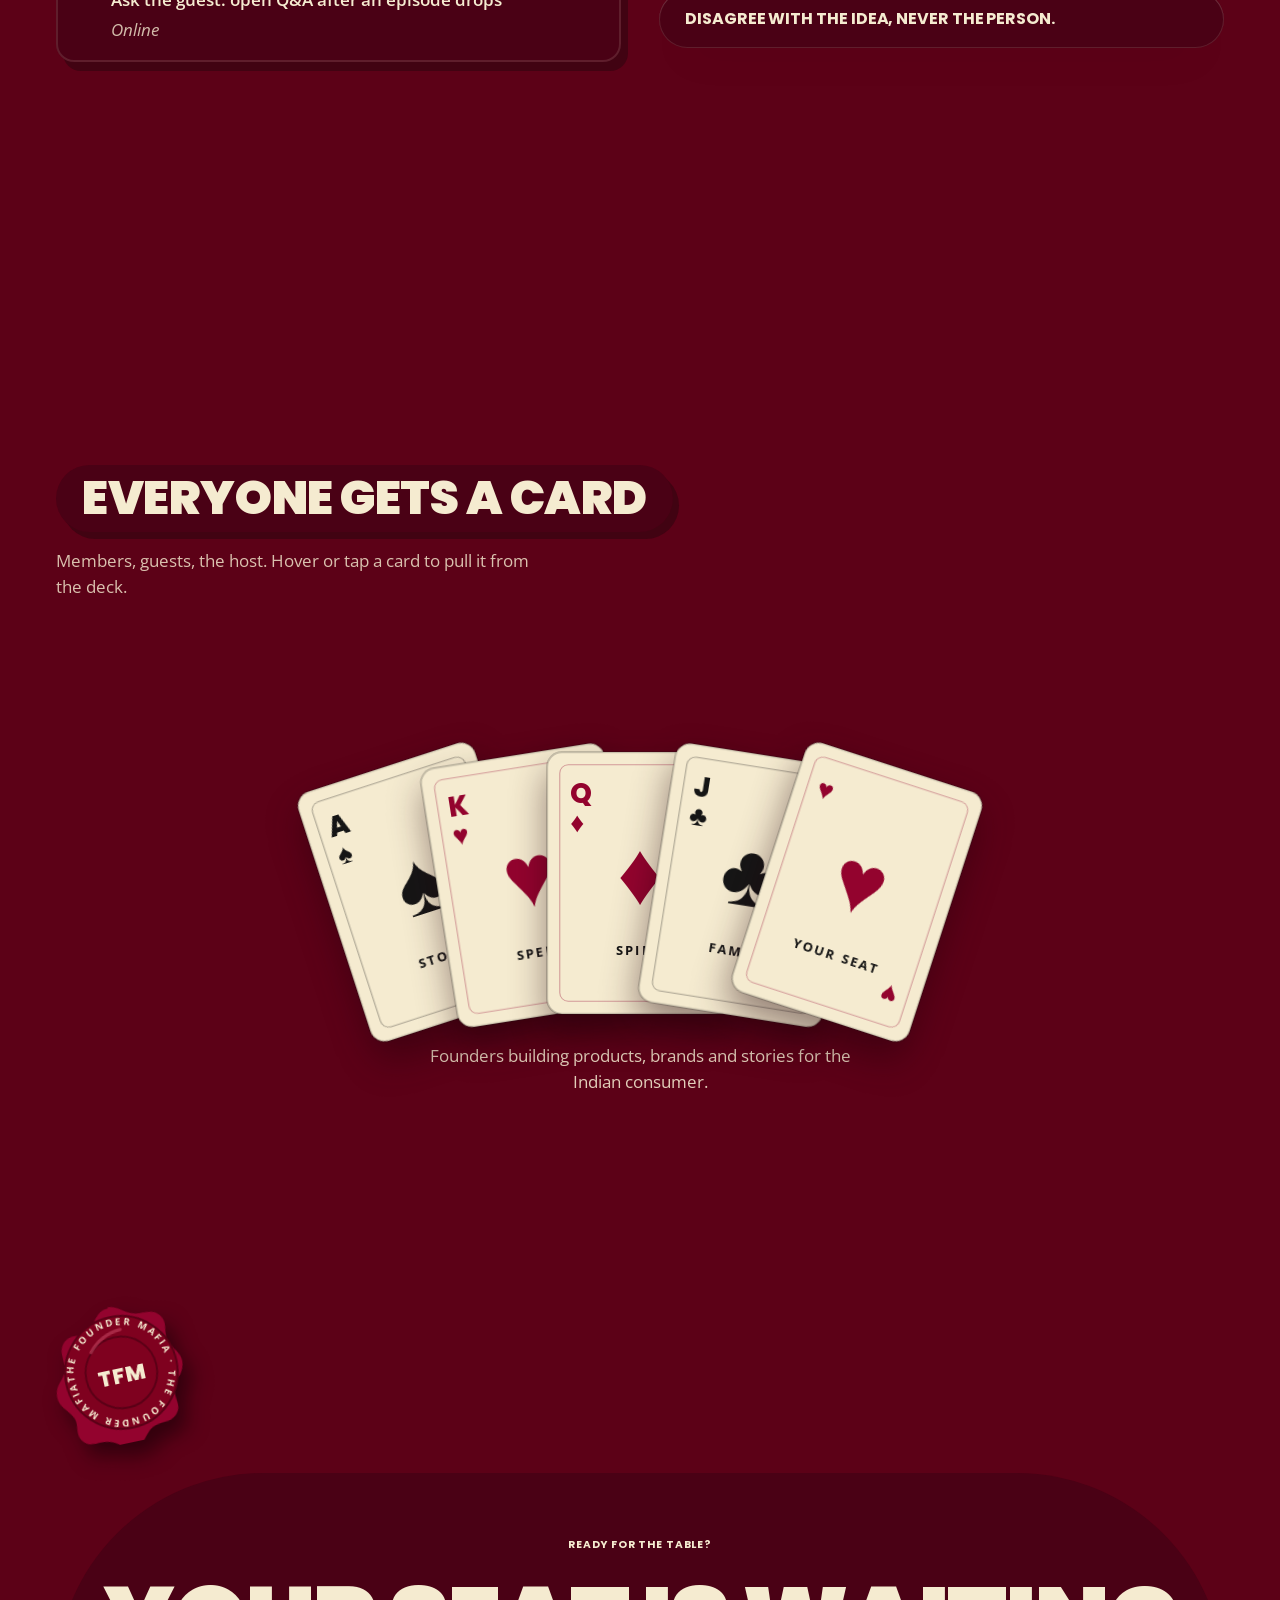
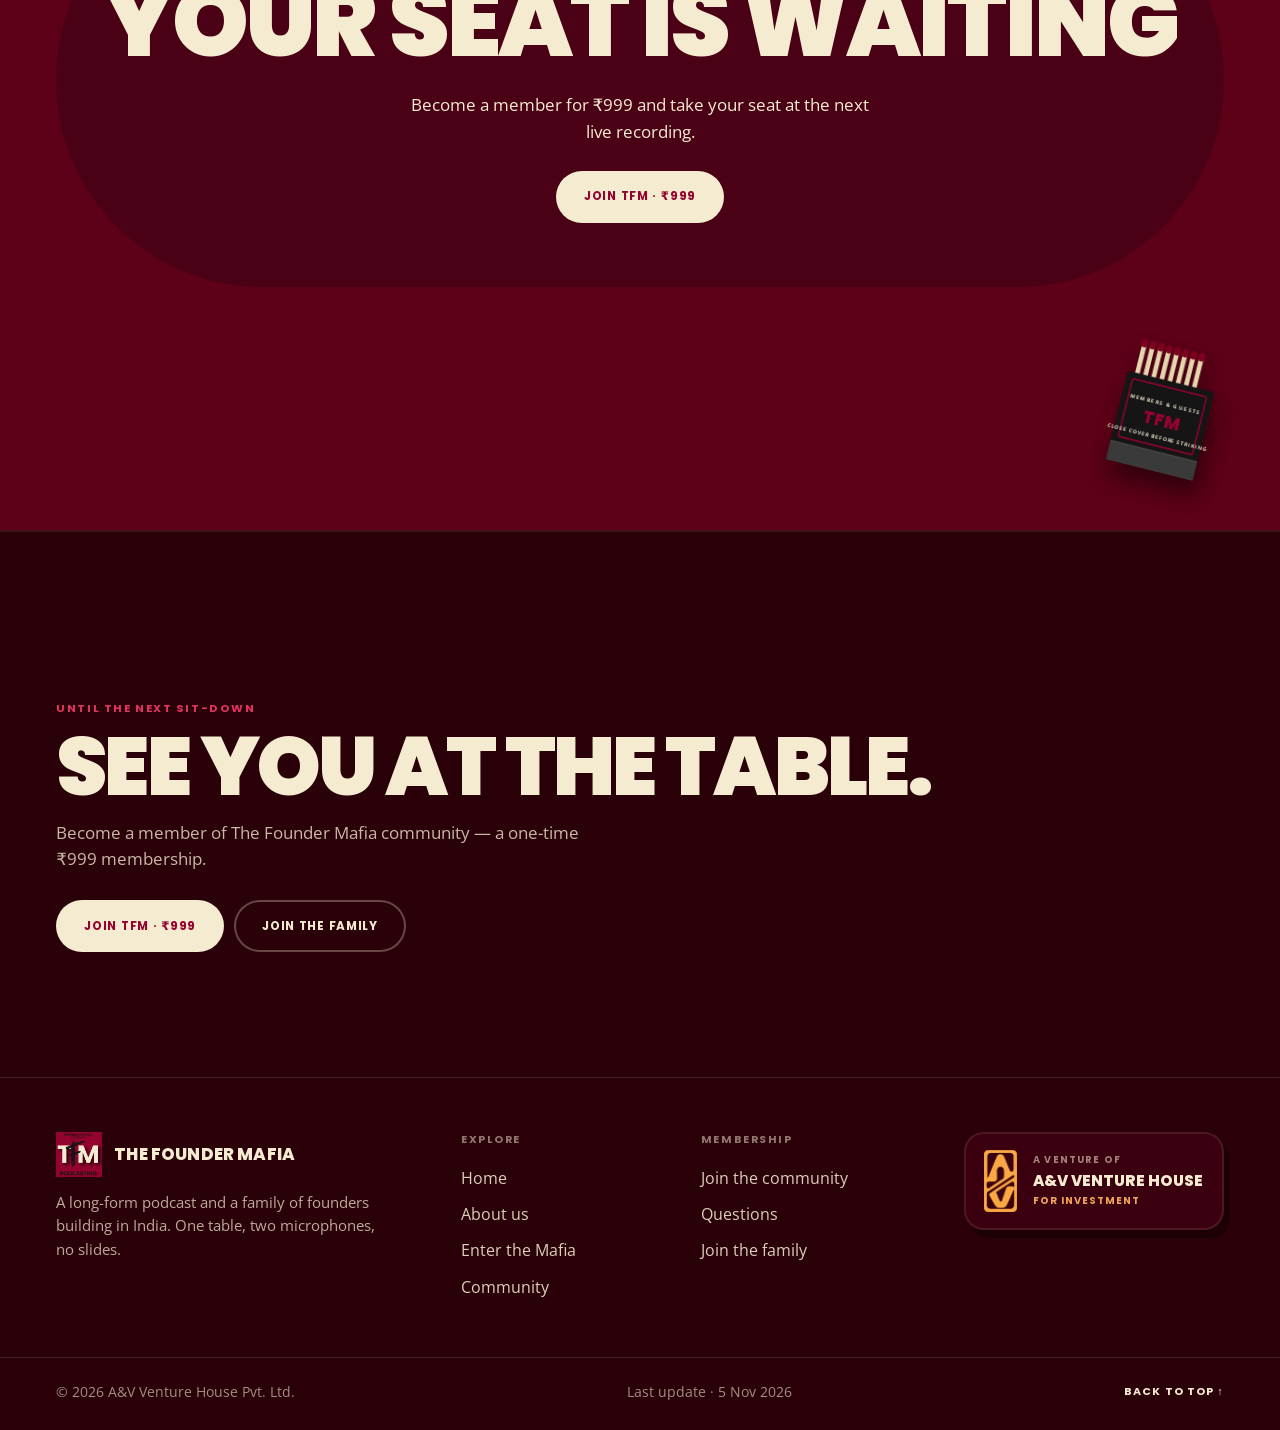
<file: community.html>
<!doctype html>
<html lang="en">
<head>
  <meta charset="utf-8">
  <meta name="viewport" content="width=device-width, initial-scale=1, viewport-fit=cover">
  <title>Community — The Founder Mafia</title>
  <meta name="claude:viewport-fit-sides" content="cover">
  <meta name="description" content="Join the Founder Mafia family: episode drops, guest Q&A and founder meetups.">
  <meta name="theme-color" content="#93032e">
  <meta property="og:title" content="Community — The Founder Mafia">
  <meta property="og:description" content="Join the Founder Mafia family: episode drops, guest Q&A and founder meetups.">
  <meta property="og:type" content="website">
  <link rel="icon" href="img/favicon-32.png" sizes="32x32" type="image/png">
  <link rel="icon" href="img/icon-192.png" sizes="192x192" type="image/png">
  <link rel="apple-touch-icon" href="img/apple-touch-icon.png">
  <link rel="canonical" href="https://thefoundermafia.com/community.html">
  <meta property="og:url" content="https://thefoundermafia.com/community.html">
  <meta property="og:site_name" content="The Founder Mafia">
  <meta property="og:image" content="https://thefoundermafia.com/img/og.jpg">
  <meta property="og:image:width" content="1200">
  <meta property="og:image:height" content="630">
  <meta name="twitter:card" content="summary_large_image">
  <meta name="twitter:image" content="https://thefoundermafia.com/img/og.jpg">
  <link rel="preload" href="fonts/poppins-latin-800-normal.woff2" as="font" type="font/woff2" crossorigin>
  <link rel="preload" href="fonts/open-sans-latin-400-normal.woff2" as="font" type="font/woff2" crossorigin>
  <link rel="preload" href="img/tfm-logo.png" as="image">
  <link rel="stylesheet" href="styles.css?v=20261126n">
  <script>
    /* Loader failsafe. Runs before anything else and does not depend on main.js:
       if the page has not revealed itself after 3 s, or a script/stylesheet fails to load,
       the loader is forced to 100% and dismissed. main.js calls window.__tfmReady() when it
       reveals the page normally, which stands this down. */
    (function () {
      document.documentElement.classList.add('js');
      var done = false;
      function reveal() {
        if (done) return;
        if (!document.body) { document.addEventListener('DOMContentLoaded', reveal); return; }
        done = true;
        var pct = document.querySelector('.loader-pct');
        var bar = document.querySelector('.loader');
        if (pct) pct.textContent = '100%';
        if (bar) bar.style.setProperty('--load', 100);
        document.body.classList.add('is-ready');
      }
      window.__tfmReady = function () { done = true; };
      setTimeout(reveal, 3000);
      window.addEventListener('error', function (e) {
        var t = e.target;
        if (t && (t.tagName === 'SCRIPT' || t.tagName === 'LINK')) { setTimeout(reveal, 300); }
      }, true);
    })();
  </script>
  <noscript><style>.loader { display: none !important; } .drop { opacity: 1 !important; translate: none !important; scale: none !important; }</style></noscript>
</head>
<body data-page="community">
  <div class="loader" aria-hidden="true">
    <div class="loader-inner">
      <p class="loader-word">Opening the office</p>
      <p class="loader-pct">0%</p>
      <div class="loader-bar"><i></i></div>
    </div>
  </div>
  <div class="ambient" aria-hidden="true"><i></i><i></i><i></i></div>
  <a class="skip" href="#main">Skip to content</a>

  <header class="topbar">
    <a class="pill progress-pill" href="index.html" aria-label="The Founder Mafia, home">
      <span class="fill" aria-hidden="true"></span>
      <span>Scroll the office <span class="pct">0%</span></span>
      <span class="site">The Founder Mafia</span>
    </a>
    <nav class="nav-pills" aria-label="Main">
      <a class="pill" href="index.html" data-nav="home">Home</a>
      <a class="pill" href="index.html#about" data-nav="about">About Us</a>
      <a class="pill" href="enter.html" data-nav="enter">Enter the Mafia</a>
      <a class="pill" href="community.html" data-nav="community">Community</a>
      <a class="pill nav-book" href="enter.html#book" data-nav="book">Join TFM · ₹999</a>
    </nav>
    <button class="pill menu-pill" type="button" aria-expanded="false">Menu</button>
  </header>

  <main id="main">
    <section class="page-hero desk" aria-labelledby="commTitle" data-scene="The family">
      <div class="hero-pill page-pill drop" style="--d:0">
        <img class="hero-logo" src="img/tfm-logo.png" width="679" height="662" alt="">
        <h1 class="wordmark" id="commTitle">The family</h1>
      </div>
      <p class="page-sub">Listeners become members. Members become guests. Guests come back to help the next one.</p>
      <div class="scallop" aria-hidden="true"><div class="marquee"><ul><li>Podcast</li><li>Founder family</li><li>Not a course</li><li>Not an accelerator</li><li>Live sit-downs</li><li>On the record</li><li>Numbers, not adjectives</li><li>No slides</li></ul><ul><li>Podcast</li><li>Founder family</li><li>Not a course</li><li>Not an accelerator</li><li>Live sit-downs</li><li>On the record</li><li>Numbers, not adjectives</li><li>No slides</li></ul></div></div>
    </section>

    <section class="block desk" aria-labelledby="memberTitle" data-scene="Membership">
      <div class="trailer">
        <div>
          <p class="label">Community</p>
          <h2 class="title-pill" id="memberTitle" style="margin-top:10px">Membership</h2>
          <p class="lede" style="margin-top:20px">Founders, operators and people about to quit their jobs to start something.</p>
          <p style="margin-top:12px">Listen together, argue about the episodes and meet the guests in person. Seats at live recordings go to members first.</p>
          <div class="pill-row" style="margin-top:24px">
            <a class="pill is-solid btn" data-join href="https://startupitch.in" target="_blank" rel="noopener">Join</a>
          </div>
        </div>
        <div class="member-card drop" style="--d:1" role="img" aria-label="The Founder Mafia membership card">
          <div class="top"><span class="chipset"></span><span class="label">Member</span></div>
          <b>The Founder<br>Mafia</b>
          <div class="row"><span>Family Nº 0001<br>Valid at every table</span><span>♠♥♦</span></div>
        </div>
      </div>
    </section>

    <section class="block desk" aria-labelledby="doorTitle" data-scene="Pick your door">
      <div class="block-head"><h2 class="title-pill" id="doorTitle">Pick your door</h2><p>Four ways in. Pick one, or all of them.</p></div>
      <ul class="channels">
        <li class="channel" data-channel="whatsapp"><span class="suit" aria-hidden="true">♠</span><h3>WhatsApp</h3><p>Episode drops, guest Q&amp;A threads and meetup invites. Low noise.</p><span class="slot" data-label="Join on WhatsApp"></span></li>
        <li class="channel" data-channel="instagram"><span class="suit" aria-hidden="true">♥</span><h3>Instagram</h3><p>Clips from every sit-down, and the moments that didn't make the edit.</p><span class="slot" data-label="Follow"></span></li>
        <li class="channel" data-channel="youtube"><span class="suit" aria-hidden="true">♦</span><h3>YouTube</h3><p>Full episodes, uncut. Comment with the question you want asked next.</p><span class="slot" data-label="Subscribe"></span></li>
        <li class="channel" data-channel="linkedin"><span class="suit" aria-hidden="true">♣</span><h3>LinkedIn</h3><p>Founder takeaways, written up, for people who read instead of watch.</p><span class="slot" data-label="Follow"></span></li>
      </ul>
    </section>

    <section class="cinema cinema-right" data-drift data-scene="In the room" aria-label="In the room">
      <div class="cinema-sticky">
      <div class="cinema-frame" aria-hidden="true">
        <picture><source media="(max-width: 820px) and (orientation: portrait)" srcset="media/still-mics-tall.jpg"><img class="cinema-img" src="media/still-mics.jpg" alt="" loading="lazy" decoding="async" width="2560" height="1440"></picture>
        <span class="bars"></span>
      </div>
        <div class="viewfinder" aria-hidden="true"><i class="c tl"></i><i class="c tr"></i><i class="c bl"></i><i class="c br"></i><i class="third v1"></i><i class="third v2"></i><i class="third h1"></i><i class="third h2"></i><span class="rec">Rec</span><span class="tc">00:00:00:00</span></div>

      <div class="cinema-copy desk">
        <p class="label">Live recordings</p>
        <p class="cinema-line">Sit in the room while it records.</p>
        <p class="cinema-sub">Watch the host and the guest go off-script, then ask your own question. Every member gets a seat.</p>
        <div class="pill-row cinema-actions"><a class="pill is-solid btn" href="enter.html#book">Join TFM · ₹999</a></div>
      </div>
      </div>
    </section>

    <section class="block desk" aria-labelledby="meetTitle" data-scene="Meet the family">
      <div class="split">
        <div>
          <h2 class="title-pill" id="meetTitle">Meet the family</h2>
          <p style="margin:20px 0;opacity:.85">Live recordings and small founder meetups.</p>
          <ul class="meetups" id="meetups"></ul>
        </div>
        <div>
          <h2 class="title-pill" id="codeTitle">The family code</h2>
          <ul class="rules" style="grid-template-columns:1fr;margin-top:20px">
            <li>Give before you ask.</li>
            <li>What's said in the room stays in the room.</li>
            <li>Help the founder one step behind you.</li>
            <li>Disagree with the idea, never the person.</li>
          </ul>
        </div>
      </div>
    </section>

    <section class="block desk" aria-labelledby="deckTitle" data-scene="The deck">
      <div class="block-head"><h2 class="title-pill" id="deckTitle">Everyone gets a card</h2><p>Members, guests, the host. Hover or tap a card to pull it from the deck.</p></div>
      <div class="fan" data-fan></div>
    </section>

    <section class="join desk" aria-labelledby="joinTitle" data-scene="Join">
      <span class="obj obj-seal" data-art="seal" aria-hidden="true"></span>
      <span class="obj obj-match" data-art="match" aria-hidden="true"></span>
      <div class="wordmark-pill">
        <p class="label">Ready for the table?</p>
        <h2 id="joinTitle">Your seat is waiting</h2>
        <p>Become a member for ₹999 and take your seat at the next live recording.</p>
        <div class="pill-row"><a class="pill is-solid btn" href="enter.html#book">Join TFM · ₹999</a></div>
      </div>
    </section>
  </main>

  <footer class="site-footer pro-foot" aria-label="Site footer" data-scene="Footer">
    <div class="pf-cta desk">
      <div>
        <p class="pf-kicker">Until the next sit-down</p>
        <h2 class="pf-line">See you at the table.</h2>
        <p class="pf-sub">Become a member of The Founder Mafia community — a one-time ₹999 membership.</p>
      </div>
      <div class="pf-actions">
        <a class="pill is-solid btn" href="enter.html#book">Join TFM · ₹999</a>
        <a class="pill btn" href="av-venture-house.html#join">Join the family</a>
      </div>
    </div>

    <div class="pf-grid desk">
      <div class="pf-brand">
        <a class="pf-logo" href="index.html"><img src="img/tfm-logo.png" width="679" height="662" alt=""><span>The Founder Mafia</span></a>
        <p>A long-form podcast and a family of founders building in India. One table, two microphones, no slides.</p>
        <p class="pf-social" data-socials></p>
      </div>
      <nav class="pf-col" aria-label="Explore">
        <h3>Explore</h3>
        <a href="index.html">Home</a>
        <a href="index.html#about">About us</a>
        <a href="enter.html">Enter the Mafia</a>
        <a href="community.html">Community</a>
      </nav>
      <nav class="pf-col" aria-label="Membership">
        <h3>Membership</h3>
        <a href="enter.html#book">Join the community</a>
        <a href="enter.html#faq">Questions</a>
        <a href="av-venture-house.html#join">Join the family</a>
        <span data-contact></span>
      </nav>
      <a class="pf-venture" href="av-venture-house.html" aria-label="A venture of A&amp;V Venture House — for investment">
        <img src="media/av-mark.png" width="267" height="504" alt="">
        <span><small>A venture of</small><b>A&amp;V Venture House</b><em>For investment</em></span>
      </a>
    </div>

    <div class="pf-bottom desk">
      <p data-copyright>© 2026 A&amp;V Venture House Pvt. Ltd.</p>
      <p data-last-update>Last update</p>
      <button class="pf-top" type="button" data-top>Back to top <span aria-hidden="true">↑</span></button>
    </div>
  </footer>

  <div class="spacebar">
    <button class="pill" type="button">Press spacebar to scroll</button>
    <button class="round" type="button" aria-label="Scroll down"><svg viewBox="0 0 24 24" aria-hidden="true"><path d="M12 4v15M5 12l7 7 7-7" fill="none" stroke="currentColor" stroke-width="2.6" stroke-linecap="round" stroke-linejoin="round"/></svg></button>
  </div>

  <script type="module" src="main.js?v=20261126n"></script>
</body>
</html>
</file>
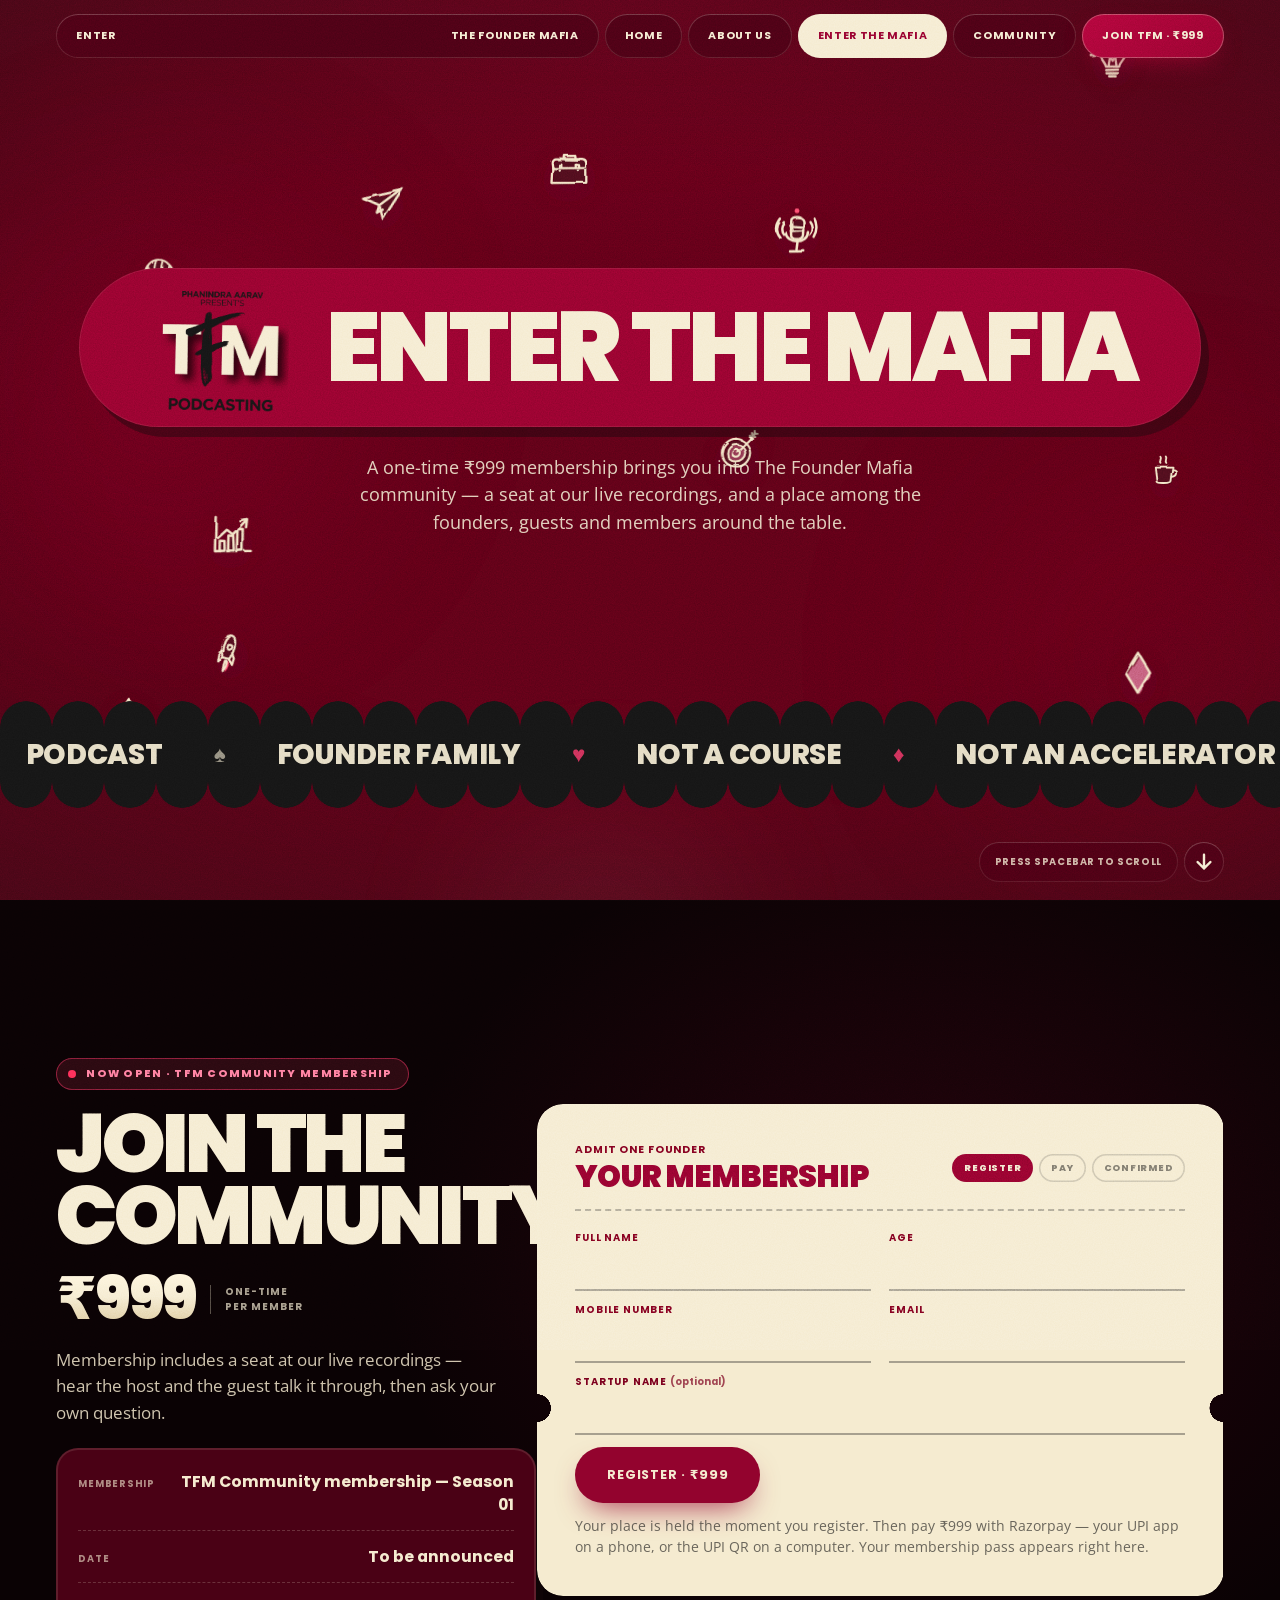
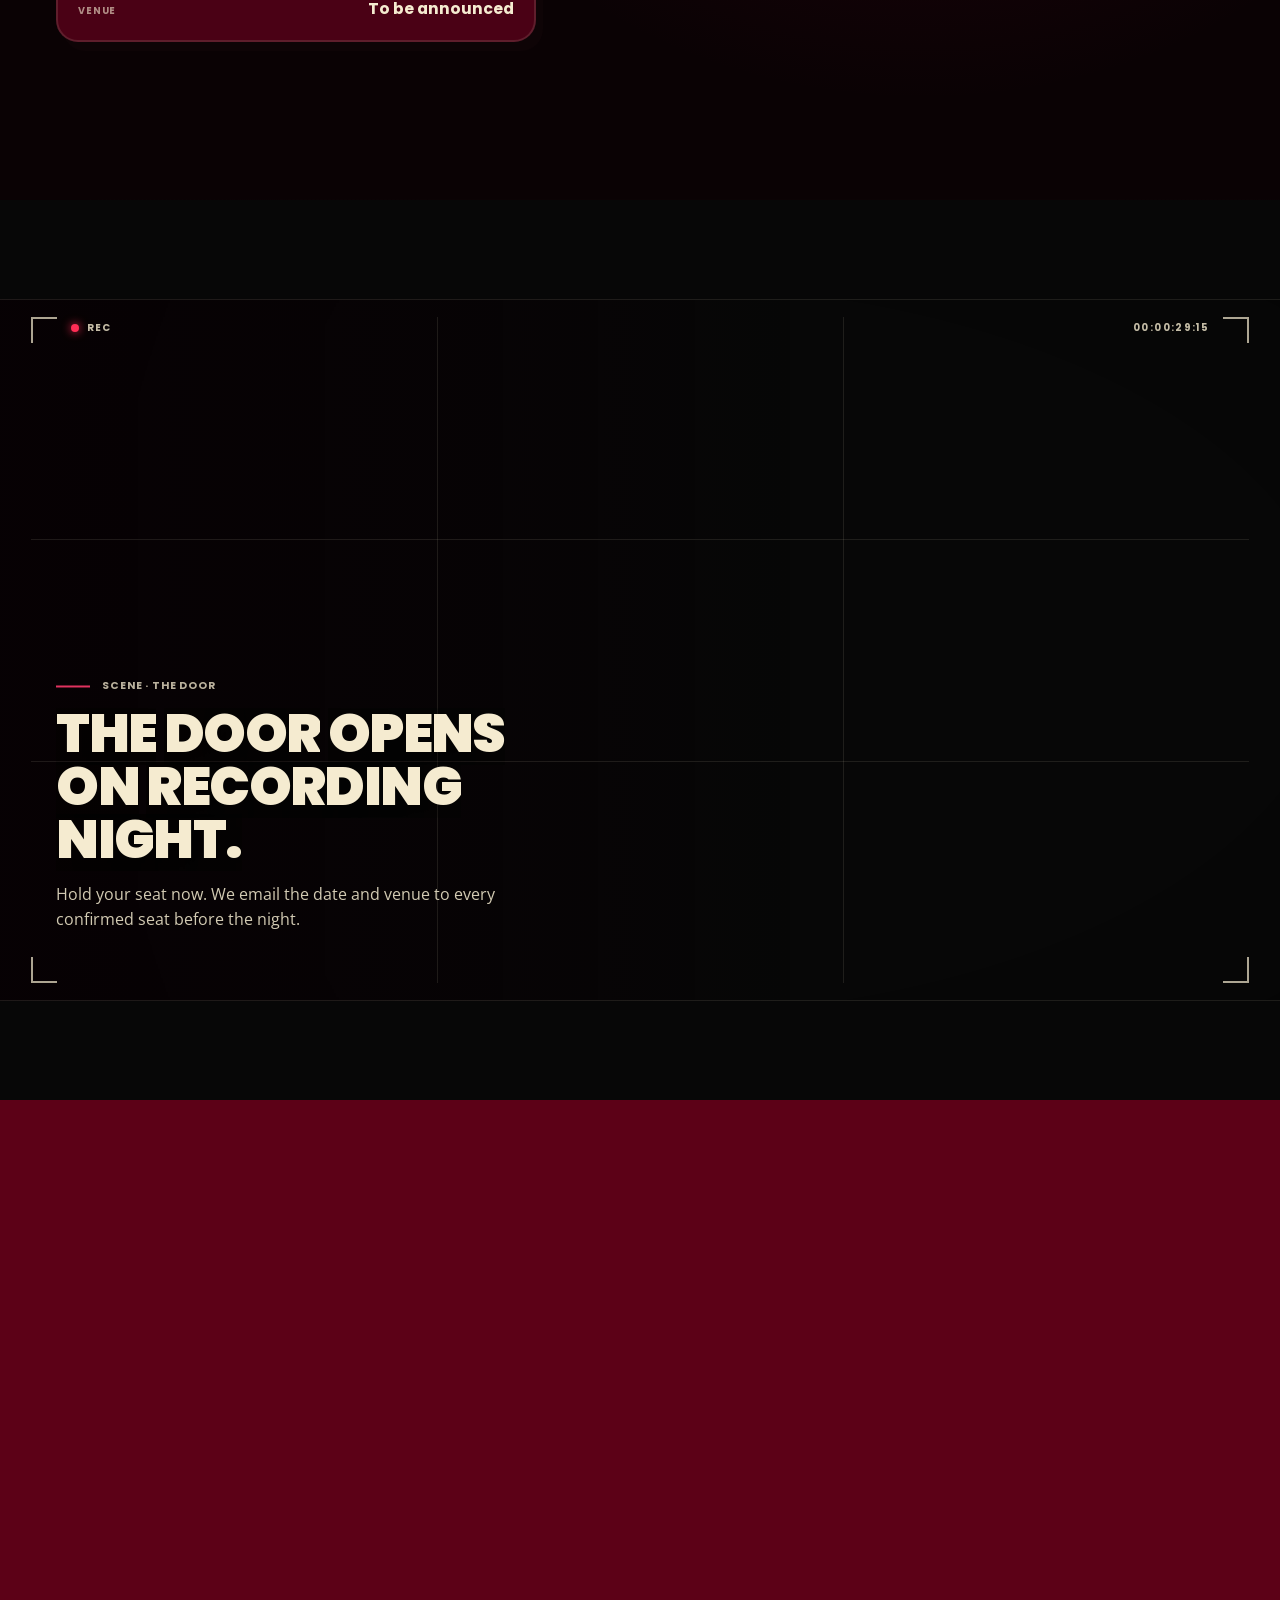
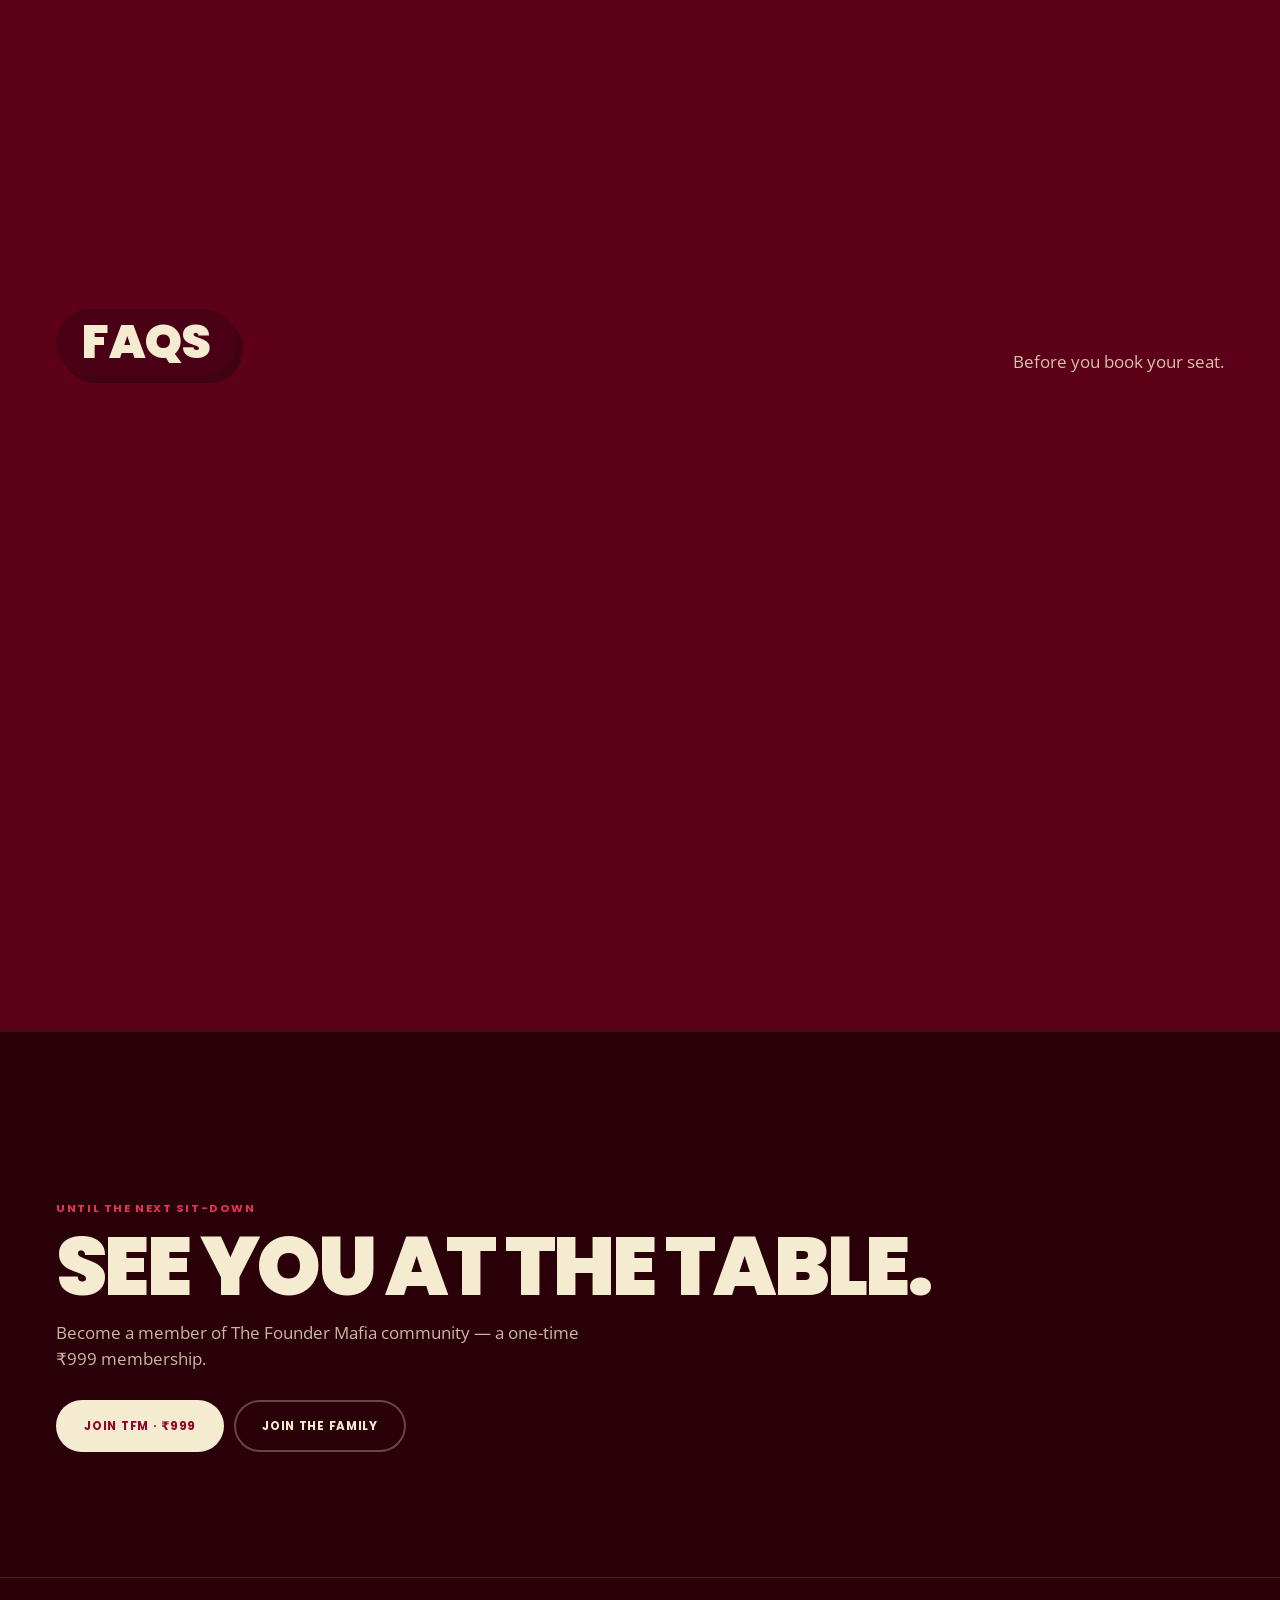
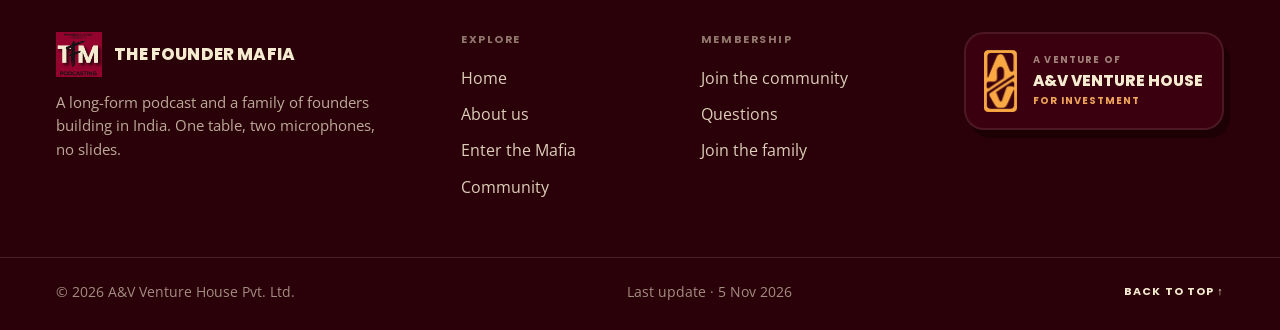
<file: enter.html>
<!doctype html>
<html lang="en">
<head>
  <meta charset="utf-8">
  <meta name="viewport" content="width=device-width, initial-scale=1, viewport-fit=cover">
  <title>Enter the Mafia — The Founder Mafia</title>
  <meta name="claude:viewport-fit-sides" content="cover">
  <meta name="description" content="Join The Founder Mafia community — a one-time ₹999 membership.">
  <meta name="theme-color" content="#93032e">
  <meta property="og:title" content="Enter the Mafia — The Founder Mafia">
  <meta property="og:description" content="Join The Founder Mafia community — a one-time ₹999 membership.">
  <meta property="og:type" content="website">
  <link rel="icon" href="img/favicon-32.png" sizes="32x32" type="image/png">
  <link rel="icon" href="img/icon-192.png" sizes="192x192" type="image/png">
  <link rel="apple-touch-icon" href="img/apple-touch-icon.png">
  <link rel="canonical" href="https://thefoundermafia.com/enter.html">
  <meta property="og:url" content="https://thefoundermafia.com/enter.html">
  <meta property="og:site_name" content="The Founder Mafia">
  <meta property="og:image" content="https://thefoundermafia.com/img/og.jpg">
  <meta property="og:image:width" content="1200">
  <meta property="og:image:height" content="630">
  <meta name="twitter:card" content="summary_large_image">
  <meta name="twitter:image" content="https://thefoundermafia.com/img/og.jpg">
  <link rel="preload" href="fonts/poppins-latin-800-normal.woff2" as="font" type="font/woff2" crossorigin>
  <link rel="preload" href="fonts/open-sans-latin-400-normal.woff2" as="font" type="font/woff2" crossorigin>
  <link rel="preload" href="img/tfm-logo.png" as="image">
  <link rel="stylesheet" href="styles.css?v=20261126n">
  <script>
    /* Loader failsafe. Runs before anything else and does not depend on main.js:
       if the page has not revealed itself after 3 s, or a script/stylesheet fails to load,
       the loader is forced to 100% and dismissed. main.js calls window.__tfmReady() when it
       reveals the page normally, which stands this down. */
    (function () {
      document.documentElement.classList.add('js');
      var done = false;
      function reveal() {
        if (done) return;
        if (!document.body) { document.addEventListener('DOMContentLoaded', reveal); return; }
        done = true;
        var pct = document.querySelector('.loader-pct');
        var bar = document.querySelector('.loader');
        if (pct) pct.textContent = '100%';
        if (bar) bar.style.setProperty('--load', 100);
        document.body.classList.add('is-ready');
      }
      window.__tfmReady = function () { done = true; };
      setTimeout(reveal, 3000);
      window.addEventListener('error', function (e) {
        var t = e.target;
        if (t && (t.tagName === 'SCRIPT' || t.tagName === 'LINK')) { setTimeout(reveal, 300); }
      }, true);
    })();
  </script>
  <noscript><style>.loader { display: none !important; } .drop { opacity: 1 !important; translate: none !important; scale: none !important; }</style></noscript>
</head>
<body data-page="enter">
  <div class="loader" aria-hidden="true">
    <div class="loader-inner">
      <p class="loader-word">Opening the office</p>
      <p class="loader-pct">0%</p>
      <div class="loader-bar"><i></i></div>
    </div>
  </div>
  <div class="ambient" aria-hidden="true"><i></i><i></i><i></i></div>
  <a class="skip" href="#main">Skip to content</a>

  <header class="topbar">
    <a class="pill progress-pill" href="index.html" aria-label="The Founder Mafia, home">
      <span class="fill" aria-hidden="true"></span>
      <span>Scroll the office <span class="pct">0%</span></span>
      <span class="site">The Founder Mafia</span>
    </a>
    <nav class="nav-pills" aria-label="Main">
      <a class="pill" href="index.html" data-nav="home">Home</a>
      <a class="pill" href="index.html#about" data-nav="about">About Us</a>
      <a class="pill" href="enter.html" data-nav="enter">Enter the Mafia</a>
      <a class="pill" href="community.html" data-nav="community">Community</a>
      <a class="pill nav-book" href="enter.html#book" data-nav="book">Join TFM · ₹999</a>
    </nav>
    <button class="pill menu-pill" type="button" aria-expanded="false">Menu</button>
  </header>

  <main id="main">
    <section class="page-hero desk" aria-labelledby="enterTitle" data-scene="Enter">
      <div class="hero-pill page-pill drop" style="--d:0">
        <img class="hero-logo" src="img/tfm-logo.png" width="679" height="662" alt="">
        <h1 class="wordmark" id="enterTitle">Enter the Mafia</h1>
      </div>
      <p class="page-sub">A one-time ₹999 membership brings you into The Founder Mafia community — a seat at our live recordings, and a place among the founders, guests and members around the table.</p>
      <div class="scallop" aria-hidden="true"><div class="marquee"><ul><li>Podcast</li><li>Founder family</li><li>Not a course</li><li>Not an accelerator</li><li>Live sit-downs</li><li>On the record</li><li>Numbers, not adjectives</li><li>No slides</li></ul><ul><li>Podcast</li><li>Founder family</li><li>Not a course</li><li>Not an accelerator</li><li>Live sit-downs</li><li>On the record</li><li>Numbers, not adjectives</li><li>No slides</li></ul></div></div>
    </section>

    <section class="booth" id="book" aria-labelledby="bookTitle" data-scene="Book a seat">
      <div class="booth-bg" aria-hidden="true"><picture><source media="(max-width: 820px) and (orientation: portrait)" srcset="media/still-chair-tall.jpg"><img src="media/still-chair.jpg" alt="" width="2560" height="1440" decoding="async"></picture></div>
      <div class="booth-inner desk">
        <div class="booth-copy">
          <p class="booth-flag"><span class="dot" aria-hidden="true"></span>Now open · TFM Community membership</p>
          <h2 class="booth-title" id="bookTitle">Join the community</h2>
          <p class="booth-price"><b>₹<span data-price>999</span></b><span>one-time<br>per member</span></p>
          <p class="booth-sub">Membership includes a seat at our live recordings — hear the host and the guest talk it through, then ask your own question.</p>
          <dl class="ticket-card">
            <div><dt>Membership</dt><dd data-booking="event">TFM Community membership — Season 01</dd></div>
            <div><dt>Date</dt><dd data-booking="date">To be announced</dd></div>
            <div><dt>Venue</dt><dd data-booking="venue">To be announced</dd></div>
            <div class="seats-left" hidden><dt>Seats left</dt><dd data-seats-left></dd></div>
          </dl>
        </div>

        <div class="glass-form booth-form" id="bookingCard">
          <div class="book-head">
            <div>
              <p class="label">Admit one founder</p>
              <h3>Your membership</h3>
            </div>
            <ol class="book-steps" aria-label="Three steps"><li class="is-now">Register</li><li>Pay</li><li>Confirmed</li></ol>
          </div>
          <form class="pitch book-form" id="bookForm" data-type="booking" novalidate>
            <label><span>Full name</span><input id="b-name" name="name" autocomplete="name" required maxlength="80"></label>
            <label><span>Age</span><input id="b-age" name="age" type="number" inputmode="numeric" min="13" max="100" required></label>
            <label><span>Mobile number</span><input id="b-mobile" name="mobile" type="tel" inputmode="tel" autocomplete="tel" pattern="[0-9+\-\s]{8,16}" required></label>
            <label><span>Email</span><input id="b-email" name="email" type="email" autocomplete="email" required maxlength="120"></label>
            <label class="span-2"><span>Startup name <em>(optional)</em></span><input id="b-startup" name="startup" autocomplete="organization" maxlength="120"></label>
            <label class="hp" aria-hidden="true"><span>Website</span><input name="website" tabindex="-1" autocomplete="off"></label>
            <div class="span-2 pitch-foot">
              <button class="pill is-solid btn" type="submit">Register · ₹<span data-price>999</span></button>
              <p class="form-status" role="status" aria-live="polite"></p>
            </div>
            <p class="fine span-2">Your place is held the moment you register. Then pay ₹999 with Razorpay — your UPI app on a phone, or the UPI QR on a computer. Your membership pass appears right here.</p>
          </form>
          <div class="booked" hidden>
            <p class="label" data-out="state">Place held</p>
            <h3 data-out="headline">You’re on the list, <span data-out="name"></span>.</h3>
            <p>Membership ID <code data-out="id"></code>. Keep it handy — it’s how we find your registration.</p>
            <ol class="booked-steps">
              <li class="is-done"><b>Place held</b><span>Your details are saved.</span></li>
              <li class="is-now"><b>Pay ₹<span data-price>999</span></b><span id="payState" role="status" aria-live="polite">Opening secure payment…</span></li>
              <li><b>Membership confirmed</b><span id="confirmState">Confirmed the moment your payment goes through.</span></li>
            </ol>
            <div class="pill-row" id="payRow"></div>
          </div>
        </div>
      </div>
    </section>

    <section class="cinema cinema-left" data-drift data-scene="The door" aria-label="The door">
      <div class="cinema-sticky">
      <div class="cinema-frame" aria-hidden="true">
        <picture><source media="(max-width: 820px) and (orientation: portrait)" srcset="media/still-door-tall.jpg"><img class="cinema-img" src="media/still-door.jpg" alt="" loading="lazy" decoding="async" width="2560" height="1440"></picture>
        <span class="bars"></span>
      </div>
        <div class="viewfinder" aria-hidden="true"><i class="c tl"></i><i class="c tr"></i><i class="c bl"></i><i class="c br"></i><i class="third v1"></i><i class="third v2"></i><i class="third h1"></i><i class="third h2"></i><span class="rec">Rec</span><span class="tc">00:00:00:00</span></div>

      <div class="cinema-copy desk">
        <p class="label">Scene · The door</p>
        <p class="cinema-line">The door opens on recording night.</p>
        <p class="cinema-sub">Hold your seat now. We email the date and venue to every confirmed seat before the night.</p>
      </div>
      </div>
    </section>

    <section class="block desk" aria-labelledby="faqTitle" data-scene="FAQs">
      <div class="block-head"><h2 class="title-pill" id="faqTitle">FAQs</h2><p>Before you book your seat.</p></div>
      <div class="faq" id="faq"></div>
    </section>
  </main>

  <footer class="site-footer pro-foot" aria-label="Site footer" data-scene="Footer">
    <div class="pf-cta desk">
      <div>
        <p class="pf-kicker">Until the next sit-down</p>
        <h2 class="pf-line">See you at the table.</h2>
        <p class="pf-sub">Become a member of The Founder Mafia community — a one-time ₹999 membership.</p>
      </div>
      <div class="pf-actions">
        <a class="pill is-solid btn" href="enter.html#book">Join TFM · ₹999</a>
        <a class="pill btn" href="av-venture-house.html#join">Join the family</a>
      </div>
    </div>

    <div class="pf-grid desk">
      <div class="pf-brand">
        <a class="pf-logo" href="index.html"><img src="img/tfm-logo.png" width="679" height="662" alt=""><span>The Founder Mafia</span></a>
        <p>A long-form podcast and a family of founders building in India. One table, two microphones, no slides.</p>
        <p class="pf-social" data-socials></p>
      </div>
      <nav class="pf-col" aria-label="Explore">
        <h3>Explore</h3>
        <a href="index.html">Home</a>
        <a href="index.html#about">About us</a>
        <a href="enter.html">Enter the Mafia</a>
        <a href="community.html">Community</a>
      </nav>
      <nav class="pf-col" aria-label="Membership">
        <h3>Membership</h3>
        <a href="enter.html#book">Join the community</a>
        <a href="enter.html#faq">Questions</a>
        <a href="av-venture-house.html#join">Join the family</a>
        <span data-contact></span>
      </nav>
      <a class="pf-venture" href="av-venture-house.html" aria-label="A venture of A&amp;V Venture House — for investment">
        <img src="media/av-mark.png" width="267" height="504" alt="">
        <span><small>A venture of</small><b>A&amp;V Venture House</b><em>For investment</em></span>
      </a>
    </div>

    <div class="pf-bottom desk">
      <p data-copyright>© 2026 A&amp;V Venture House Pvt. Ltd.</p>
      <p data-last-update>Last update</p>
      <button class="pf-top" type="button" data-top>Back to top <span aria-hidden="true">↑</span></button>
    </div>
  </footer>

  <div class="spacebar">
    <button class="pill" type="button">Press spacebar to scroll</button>
    <button class="round" type="button" aria-label="Scroll down"><svg viewBox="0 0 24 24" aria-hidden="true"><path d="M12 4v15M5 12l7 7 7-7" fill="none" stroke="currentColor" stroke-width="2.6" stroke-linecap="round" stroke-linejoin="round"/></svg></button>
  </div>

  <script type="module" src="main.js?v=20261126n"></script>
</body>
</html>
</file>
<file: styles.css>
/* The Founder Mafia — "the office"
   A desk seen from above: one burgundy surface with grain, translucent sand panels,
   paper objects pinned and clipped on top. Wide geometric display type, tonal palette.

   burgundy  #93032E  the desk
   wine      #7F011F  bands, shadows, pressed states
   night     #151515  stickers, labels, the dark band
   sand      #F5EBD0  type and paper                                              */

@font-face { font-family: 'Poppins'; font-weight: 600; font-display: swap; src: url(fonts/poppins-latin-600-normal.woff2) format('woff2'); }
@font-face { font-family: 'Poppins'; font-weight: 700; font-display: swap; src: url(fonts/poppins-latin-700-normal.woff2) format('woff2'); }
@font-face { font-family: 'Poppins'; font-weight: 800; font-display: swap; src: url(fonts/poppins-latin-800-normal.woff2) format('woff2'); }
@font-face { font-family: 'Poppins'; font-weight: 900; font-display: swap; src: url(fonts/poppins-latin-900-normal.woff2) format('woff2'); }
@font-face { font-family: 'Open Sans'; font-weight: 400; font-display: swap; src: url(fonts/open-sans-latin-400-normal.woff2) format('woff2'); }
@font-face { font-family: 'Open Sans'; font-weight: 400; font-style: italic; font-display: swap; src: url(fonts/open-sans-latin-400-italic.woff2) format('woff2'); }
@font-face { font-family: 'Open Sans'; font-weight: 500 600; font-display: swap; src: url(fonts/open-sans-latin-600-normal.woff2) format('woff2'); }
@font-face { font-family: 'Open Sans'; font-weight: 700; font-display: swap; src: url(fonts/open-sans-latin-700-normal.woff2) format('woff2'); }

:root {
  color-scheme: dark;
  --bur: #93032e;
  --wine: #7f011f;
  --night: #151515;
  --sand: #f5ebd0;
  --sand-deep: #e6d6ae;
  --desk: #5c0117;                      /* wine pressed toward night: the desk itself */
  --glass: rgba(21, 21, 21, 0.34);      /* smoked glass panels */
  --glass-hi: rgba(21, 21, 21, 0.5);
  --glass-line: rgba(245, 235, 208, 0.22);
  --shadow: 0 26px 40px -18px rgba(8, 0, 2, 0.7), 0 6px 12px -6px rgba(8, 0, 2, 0.5);

  --display: 'Poppins', 'Helvetica Neue', Arial, system-ui, sans-serif;
  --body: 'Open Sans', 'Helvetica Neue', Arial, system-ui, sans-serif;

  --gutter: clamp(14px, 4.4vw, 72px);
  --radius-pill: 999px;
  --radius-card: 22px;
}

*, *::before, *::after { box-sizing: border-box; }

html { background: var(--desk); color: var(--sand); -webkit-text-size-adjust: 100%; }

body {
  margin: 0;
  min-height: 100vh;
  background-color: var(--desk);
  color: var(--sand);
  font-family: var(--body);
  font-size: 1.0625rem;
  line-height: 1.55;
  -webkit-font-smoothing: antialiased;
  overflow-x: hidden;
  isolation: isolate; /* keeps the ambient light and vignette above the desk colour */
}

/* paper grain over everything, like the reference's textured desk */
body::after {
  content: '';
  position: fixed; inset: -50%; z-index: 60; pointer-events: none;
  opacity: 0.22;
  mix-blend-mode: overlay;
  background-image: url("data:image/svg+xml,%3Csvg xmlns='http://www.w3.org/2000/svg' width='220' height='220'%3E%3Cfilter id='n'%3E%3CfeTurbulence type='fractalNoise' baseFrequency='.85' numOctaves='3' stitchTiles='stitch'/%3E%3CfeColorMatrix values='0 0 0 0 1 0 0 0 0 1 0 0 0 0 1 0 0 0 1.4 -.25'/%3E%3C/filter%3E%3Crect width='100%25' height='100%25' filter='url(%23n)'/%3E%3C/svg%3E");
}
body::before {
  content: '';
  position: fixed; inset: 0; z-index: -1; pointer-events: none;
  background:
    radial-gradient(80% 60% at 50% 0%, rgba(147, 3, 46, 0.18), transparent 70%),
    radial-gradient(120% 90% at 50% 50%, transparent 35%, rgba(21, 21, 21, 0.6) 100%);
}

::selection { background: var(--sand); color: var(--bur); }
a { color: inherit; }
:focus-visible { outline: 3px solid var(--sand); outline-offset: 3px; border-radius: 12px; }
h1, h2, h3 { text-wrap: balance; margin: 0; }
p { margin: 0; text-wrap: pretty; }
img, svg { max-width: 100%; }

.skip { position: fixed; left: 12px; top: -80px; z-index: 80; padding: 10px 16px; border-radius: 99px; background: var(--sand); color: var(--bur); font: 700 0.8rem var(--display); text-decoration: none; }
.skip:focus { top: 12px; }

.visually-hidden { position: absolute !important; width: 1px; height: 1px; overflow: hidden; clip: rect(0 0 0 0); white-space: nowrap; }

/* ── Loader ───────────────────────────────────────────── */

.loader {
  position: fixed; inset: 0; z-index: 70;
  display: grid; place-items: center;
  background: radial-gradient(80% 70% at 50% 40%, var(--wine), var(--desk) 60%, #2a000a);
  transition: opacity 0.5s ease 0.15s, visibility 0.5s ease 0.15s;
}
.loader-inner { display: grid; justify-items: center; gap: 18px; }
.loader-word { font: 800 clamp(0.8rem, 1.6vw, 1rem) var(--display); letter-spacing: 0.08em; text-transform: uppercase; }
.loader-pct { font: 900 clamp(4rem, 16vw, 11rem) var(--display); line-height: 0.9; font-variant-numeric: tabular-nums; }
.loader-bar { width: min(340px, 70vw); height: 12px; border-radius: 99px; background: var(--glass); overflow: hidden; }
.loader-bar i { display: block; height: 100%; width: calc(var(--load, 0) * 1%); background: var(--sand); border-radius: 99px; }
.is-ready .loader { opacity: 0; visibility: hidden; }
/* if even the inline failsafe cannot run, CSS alone clears the loader after 3.5 s */
html:not(.js) .loader { animation: loader-failsafe 0.5s ease 3.5s forwards; }
html:not(.js) .drop { opacity: 1; translate: none; scale: none; }
@keyframes loader-failsafe { to { opacity: 0; visibility: hidden; } }

/* ── Top bar: a row of pills ──────────────────────────── */

.topbar {
  position: fixed; inset: 0 0 auto 0; z-index: 50;
  display: flex; gap: 6px; align-items: stretch;
  padding: max(14px, env(safe-area-inset-top)) var(--gutter) 0;
  padding-left: max(var(--gutter), env(safe-area-inset-left, 0px));
  padding-right: max(var(--gutter), env(safe-area-inset-right, 0px));
  pointer-events: none;
}
.topbar > * { pointer-events: auto; }
.pill {
  display: inline-flex; align-items: center; justify-content: center;
  min-height: 44px; padding: 0 20px;
  border-radius: var(--radius-pill);
  background: var(--glass);
  -webkit-backdrop-filter: blur(14px) saturate(1.1);
  backdrop-filter: blur(14px) saturate(1.1);
  color: var(--sand);
  font: 700 0.68rem var(--display); letter-spacing: 0.06em; text-transform: uppercase;
  text-decoration: none; white-space: nowrap;
  border: 0; cursor: pointer;
  transition: background-color 0.2s, color 0.2s, transform 0.2s;
}
.pill:hover { background: var(--glass-hi); }
.pill[aria-current="page"], .pill.is-solid { background: var(--sand); color: var(--bur); }
.pill.is-night { background: var(--night); color: var(--sand); }
.progress-pill {
  position: relative; overflow: hidden;
  flex: 1 1 auto; justify-content: space-between; gap: 18px;
  min-width: 0;
}
.progress-pill .fill { position: absolute; inset: 0 auto 0 0; width: calc(var(--prog, 0) * 100%); background: rgba(245, 235, 208, 0.22); border-radius: inherit; }
.progress-pill span { position: relative; }
.progress-pill .pct { font-variant-numeric: tabular-nums; }
.nav-pills { display: flex; gap: 6px; }
.menu-pill { display: none; }

/* ── Bottom: press spacebar ───────────────────────────── */

.spacebar {
  position: fixed; z-index: 50; left: 50%; transform: translateX(-50%);
  bottom: max(18px, calc(env(safe-area-inset-bottom) + 10px));
  display: flex; gap: 6px; align-items: center;
  transition: opacity 0.3s, transform 0.3s;
}
.spacebar .pill { min-height: 48px; padding: 0 30px; }
.round {
  width: 48px; height: 48px; border-radius: 50%;
  display: grid; place-items: center;
  background: var(--glass); color: var(--sand);
  -webkit-backdrop-filter: blur(14px); backdrop-filter: blur(14px);
  border: 0; cursor: pointer;
}
.round svg { width: 22px; height: 22px; }
.round:hover { background: var(--glass-hi); }
.spacebar.is-hidden { opacity: 0; transform: translateX(-50%) translateY(20px); pointer-events: none; }

/* ── Layout ───────────────────────────────────────────── */

main { position: relative; padding-top: 74px; }
.desk {
  padding-left: max(var(--gutter), env(safe-area-inset-left, 0px));
  padding-right: max(var(--gutter), env(safe-area-inset-right, 0px));
}
.block { padding-block: clamp(56px, 9vw, 120px); }
.block-head { display: flex; flex-wrap: wrap; align-items: end; justify-content: space-between; gap: 16px 32px; margin-bottom: clamp(24px, 4vw, 44px); }
.block-head p { max-width: 34rem; color: rgba(245, 235, 208, 0.82); }

.title-pill {
  display: inline-flex; align-items: center;
  padding: 0.14em 0.55em 0.18em;
  border-radius: var(--radius-pill);
  background: var(--glass);
  font: 900 clamp(1.5rem, 3.7vw, 3.4rem) var(--display);
  line-height: 1.08; letter-spacing: -0.01em; text-transform: uppercase;
}
.label { font: 700 0.66rem var(--display); letter-spacing: 0.08em; text-transform: uppercase; }
.lede { font-size: clamp(1.1rem, 1.7vw, 1.35rem); line-height: 1.45; max-width: 36rem; }

/* ── HERO ─────────────────────────────────────────────── */

.hero { position: relative; padding-top: 8px; }

/* the logo pill: the show's own artwork, set on its own burgundy */
.hero-pill {
  position: relative;
  display: grid; grid-template-columns: auto minmax(0, 1fr); align-items: center;
  gap: clamp(18px, 3.4vw, 64px);
  padding: clamp(12px, 1.6vw, 24px) clamp(28px, 5vw, 96px) clamp(12px, 1.6vw, 24px) clamp(24px, 5.6vw, 110px);
  border-radius: clamp(44px, 9vw, 190px);
  background: var(--bur);
  box-shadow: var(--shadow), inset 0 0 0 1px rgba(245, 235, 208, 0.08);
}
.hero-logo {
  display: block; width: auto; height: clamp(170px, 21vw, 360px);
  transform: translate(calc(var(--mx, 0) * -10px), calc(var(--my, 0) * -6px)) rotate(calc(var(--mx, 0) * -1.5deg));
  will-change: transform;
}
.hero-words { min-width: 0; display: grid; gap: clamp(12px, 1.4vw, 20px); }
.hero-sub { max-width: 30rem; font-size: clamp(0.98rem, 1.25vw, 1.2rem); color: rgba(245, 235, 208, 0.86); }
.wordmark {
  display: flex; align-items: baseline; gap: 0.18em;
  font: 900 clamp(2.4rem, 6.6vw, 8.6rem) var(--display);
  line-height: 0.92; letter-spacing: -0.035em; text-transform: uppercase;
  white-space: nowrap;
  color: var(--sand);
}
.wordmark small { font-size: 0.26em; letter-spacing: 0.02em; align-self: flex-start; margin-top: 0.4em; }
.hero .wordmark { flex-direction: column; align-items: flex-start; gap: 0; font-size: clamp(2.2rem, 7.4vw, 9.4rem); line-height: 0.88; }
.hero .wordmark small { margin: 0 0 0.35em 0.06em; font-size: 0.2em; }
.hero-banner { display: block; padding: clamp(18px, 3vw, 54px) clamp(26px, 5.4vw, 104px); }
.hero-art {
  display: block; width: 100%; height: auto; max-width: 1500px; margin-inline: auto;
  transform: translate(calc(var(--mx, 0) * -8px), calc(var(--my, 0) * -5px));
  will-change: transform;
}
.page-pill { padding-block: clamp(10px, 1.2vw, 18px); }
.page-pill .hero-logo { height: clamp(84px, 10vw, 170px); }
.page-pill .wordmark { font-size: clamp(2rem, 5.2vw, 6.6rem); white-space: normal; text-wrap: balance; }
.wordmark-mark {
  position: absolute; right: clamp(18px, 2.6vw, 44px); bottom: clamp(14px, 1.8vw, 28px);
  width: 28px; height: 28px; border-radius: 50%; border: 2px solid var(--sand);
  display: grid; place-items: center; font: 800 0.5rem var(--display);
}
.wordmark-pill {
  position: relative;
  display: flex; align-items: center; justify-content: center;
  border-radius: var(--radius-pill);
  background: var(--glass);
  padding: clamp(14px, 2.2vw, 30px) clamp(18px, 3vw, 48px) clamp(18px, 2.6vw, 34px);
}

/* scalloped band: the scallops drift right, the words drift slowly left */
.scallop {
  --s: 26px;
  position: relative;
  margin: clamp(28px, 3.6vw, 52px) calc(-1 * max(var(--gutter), env(safe-area-inset-left, 0px))) 0;
  padding-block: calc(var(--s) + 6px);
  background: var(--night);
  -webkit-mask:
    radial-gradient(var(--s) at 50% var(--s), #000 98%, #0000) 0 0 / calc(2 * var(--s)) 51% repeat-x,
    radial-gradient(var(--s) at 50% calc(100% - var(--s)), #000 98%, #0000) 0 100% / calc(2 * var(--s)) 51% repeat-x,
    linear-gradient(#000 0 0) 0 50% / 100% calc(100% - 2 * var(--s)) no-repeat;
  mask:
    radial-gradient(var(--s) at 50% var(--s), #000 98%, #0000) 0 0 / calc(2 * var(--s)) 51% repeat-x,
    radial-gradient(var(--s) at 50% calc(100% - var(--s)), #000 98%, #0000) 0 100% / calc(2 * var(--s)) 51% repeat-x,
    linear-gradient(#000 0 0) 0 50% / 100% calc(100% - 2 * var(--s)) no-repeat;
  animation: scallop-drift 2.4s linear infinite;
  overflow: hidden;
}
@keyframes scallop-drift {
  from { -webkit-mask-position: 0 0, 0 100%, 0 50%; mask-position: 0 0, 0 100%, 0 50%; }
  to { -webkit-mask-position: calc(2 * var(--s)) 0, calc(2 * var(--s)) 100%, 0 50%; mask-position: calc(2 * var(--s)) 0, calc(2 * var(--s)) 100%, 0 50%; }
}
.marquee { display: flex; width: max-content; animation: marquee 70s linear infinite; }
.marquee ul { display: flex; align-items: center; gap: clamp(28px, 4vw, 60px); margin: 0; padding: 0 clamp(14px, 2vw, 30px); list-style: none; }
.marquee li {
  display: flex; align-items: center; gap: clamp(28px, 4vw, 60px);
  font: 800 clamp(1.1rem, 2.2vw, 1.9rem) var(--display); letter-spacing: -0.01em; text-transform: uppercase; white-space: nowrap;
  color: rgba(245, 235, 208, 0.92);
}
.marquee li::after { content: '♠'; font-size: 0.8em; color: var(--sand); opacity: 0.55; }
.marquee li:nth-child(3n+2)::after { content: '♥'; color: #e0335f; opacity: 0.9; }
.marquee li:nth-child(3n)::after { content: '♦'; color: #e0335f; opacity: 0.9; }
@keyframes marquee { to { transform: translateX(-50%); } }

/* the collage under the band */
.collage {
  position: relative;
  display: grid;
  grid-template-columns: minmax(0, 1.08fr) minmax(0, 0.95fr) minmax(0, 0.95fr);
  gap: clamp(20px, 2.8vw, 40px);
  align-items: start;
  margin-top: clamp(30px, 3.6vw, 56px);
  padding-bottom: 130px;
}

/* notebook card, spiral-bound */
.notebook {
  position: relative;
  margin-top: 24px;
  padding: 62px clamp(20px, 2.6vw, 34px) clamp(22px, 2.4vw, 32px);
  border-radius: var(--radius-card);
  background: var(--glass-hi);
  -webkit-backdrop-filter: blur(10px); backdrop-filter: blur(10px);
  box-shadow: var(--shadow);
}
.rings { position: absolute; left: 9%; right: 9%; top: -22px; display: flex; justify-content: space-between; pointer-events: none; }
.rings i { position: relative; width: 18px; height: 50px; }
.rings i::before {
  content: ''; position: absolute; left: 50%; bottom: 0; width: 14px; height: 14px; margin-left: -7px;
  border-radius: 50%; background: #0c0c0c; box-shadow: inset 0 2px 3px rgba(0, 0, 0, 0.8), 0 1px 0 rgba(245, 235, 208, 0.12);
}
.rings i::after {
  content: ''; position: absolute; left: 50%; bottom: 6px; width: 11px; height: 42px; margin-left: -5.5px;
  border-radius: 7px 7px 3px 3px;
  border: 3px solid #d9cba6; border-bottom: 0;
  box-shadow: 2px 3px 3px -1px rgba(0, 0, 0, 0.45);
}
.notebook .clip { position: absolute; z-index: 3; right: clamp(22px, 3vw, 40px); top: -30px; width: 30px; transform: rotate(8deg); pointer-events: none; }
.notebook .clip svg { display: block; width: 100%; height: auto; filter: drop-shadow(2px 4px 3px rgba(0, 0, 0, 0.45)); }
.notebook .label { display: block; margin-bottom: 10px; opacity: 0.85; }
.notebook h1 { font: 500 clamp(1.2rem, 2vw, 1.7rem) var(--body); line-height: 1.2; letter-spacing: -0.01em; max-width: 18ch; }
.notebook .big { margin: clamp(18px, 2.4vw, 30px) 0 clamp(18px, 2vw, 24px); font: 900 clamp(2rem, 4.4vw, 4rem) var(--display); line-height: 0.92; letter-spacing: -0.04em; text-transform: uppercase; }
.pill-row { display: flex; flex-wrap: wrap; gap: 8px; }
.pill-row .pill { background: transparent; box-shadow: inset 0 0 0 2px var(--glass-line); }
.pill-row .pill:hover { background: var(--glass); }
.pill-row .pill.is-solid { background: var(--sand); color: var(--bur); box-shadow: none; }

.oval-wrap { position: relative; margin-top: 64px; display: block; text-decoration: none; }
.oval-wrap svg { display: block; width: 100%; height: auto; filter: drop-shadow(0 22px 22px rgba(8, 0, 2, 0.55)); transition: transform 0.5s cubic-bezier(.2, .8, .2, 1.3); }
.oval-wrap:hover svg { transform: rotate(-3deg) scale(1.03); }
.oval-wrap svg { animation: sway 7s ease-in-out infinite; }
@keyframes sway { 0%, 100% { rotate: -2deg; } 50% { rotate: 1.5deg; } }

/* the stamp card, with a cigar leaning on its left edge and a pin at the top */
.stamp-col { position: relative; padding-left: clamp(34px, 3.2vw, 54px); }
.cigar-wrap { position: absolute; z-index: 2; left: 0; top: 7%; height: 82%; pointer-events: none; }
.cigar-wrap svg { display: block; height: 100%; width: auto; transform: rotate(-4deg); transform-origin: 50% 8%; filter: drop-shadow(10px 18px 12px rgba(8, 0, 2, 0.5)); }
.stamp {
  --t: 9px;
  position: relative;
  padding: 44px 22px 34px;
  background: var(--sand);
  color: var(--bur);
  -webkit-mask:
    radial-gradient(var(--t) at 50% 0, #0000 98%, #000) 50% 0 / calc(3 * var(--t)) 51% repeat-x,
    radial-gradient(var(--t) at 50% 100%, #0000 98%, #000) 50% 100% / calc(3 * var(--t)) 51% repeat-x;
  mask:
    radial-gradient(var(--t) at 50% 0, #0000 98%, #000) 50% 0 / calc(3 * var(--t)) 51% repeat-x,
    radial-gradient(var(--t) at 50% 100%, #0000 98%, #000) 50% 100% / calc(3 * var(--t)) 51% repeat-x;
  filter: drop-shadow(0 20px 20px rgba(8, 0, 2, 0.5));
}
.stamp .pin { position: absolute; top: 12px; right: 18px; width: 30px; transform: rotate(18deg); pointer-events: none; }
.stamp .pin svg { display: block; width: 100%; height: auto; }
.stamp-big { font: 900 clamp(2rem, 4.4vw, 4.1rem) var(--display); line-height: 0.88; letter-spacing: -0.03em; text-transform: uppercase; }
.stamp-suits { display: flex; justify-content: space-between; align-items: center; margin: 10px 0; font-size: clamp(2.4rem, 5vw, 4.4rem); line-height: 1; }
.stamp-suits span:nth-child(even) { color: var(--night); }
.stamp-meta { display: flex; justify-content: space-between; gap: 10px; font: 700 0.6rem var(--display); letter-spacing: 0.06em; margin: 4px 0 14px; }
.chips { display: flex; flex-wrap: wrap; gap: 6px; }
.chip { padding: 5px 10px; border-radius: 99px; box-shadow: inset 0 0 0 1.5px currentColor; font: 700 0.58rem var(--display); letter-spacing: 0.06em; text-transform: uppercase; white-space: nowrap; }

/* objects you can pick up (join section) */
.obj { position: absolute; z-index: 5; touch-action: none; cursor: grab; user-select: none; -webkit-user-select: none; }
.obj:active { cursor: grabbing; }
.obj svg { display: block; width: 100%; height: auto; filter: drop-shadow(6px 14px 10px rgba(8, 0, 2, 0.5)); pointer-events: none; }
.obj.is-dragging svg { filter: drop-shadow(14px 30px 18px rgba(8, 0, 2, 0.55)); }

/* the one orchestrated moment: objects drop onto the desk after the loader */
.drop { opacity: 0; translate: 0 -40px; scale: 1.06; transition: opacity 0.6s ease, translate 0.9s cubic-bezier(.2, .9, .25, 1.15), scale 0.9s cubic-bezier(.2, .9, .25, 1.15); transition-delay: calc(var(--d, 0) * 110ms + 150ms); }
.is-ready .drop { opacity: 1; translate: 0 0; scale: 1; }

/* everything below the fold eases in as it arrives */
html body .rv { opacity: 0; translate: 0 46px; transition: opacity 0.9s ease, translate 1.1s cubic-bezier(.16, 1, .3, 1), transform 0.4s cubic-bezier(.2, .8, .2, 1.3); transition-delay: calc(var(--rv, 0) * 80ms); }
html body .rv.in { opacity: 1; translate: 0 0; }

.obj-static svg { display: block; width: 100%; height: auto; filter: drop-shadow(6px 16px 12px rgba(8, 0, 2, 0.5)); transform: rotate(-4deg); }

/* lenis smooth scrolling */
html.lenis, html.lenis body { height: auto; }
.lenis.lenis-smooth { scroll-behavior: auto !important; }
.lenis.lenis-stopped { overflow: clip; }

/* ── Glass panels ─────────────────────────────────────── */

.panel { border-radius: var(--radius-card); background: var(--glass); -webkit-backdrop-filter: blur(10px); backdrop-filter: blur(10px); padding: clamp(20px, 3vw, 40px); }
.paper { border-radius: 6px; background: var(--sand); color: var(--night); box-shadow: var(--shadow); }

/* intro: from the mic to the market */
.intro { display: grid; grid-template-columns: minmax(0, 1.3fr) minmax(0, 1fr); gap: clamp(20px, 3vw, 40px); align-items: stretch; }
.intro .panel h2 { font: 900 clamp(1.8rem, 4.2vw, 3.6rem) var(--display); line-height: 0.98; letter-spacing: -0.035em; text-transform: uppercase; margin: 10px 0 20px; }
.intro .panel p + p { margin-top: 12px; }
.keywords { list-style: none; margin: 0; padding: 0; display: grid; grid-template-columns: 1fr 1fr; gap: 10px; }
.keywords li { border-radius: 18px; background: var(--glass); padding: 18px; display: grid; align-content: space-between; gap: 18px; min-height: 130px; }
.keywords b { font: 900 clamp(1.1rem, 2vw, 1.6rem) var(--display); text-transform: uppercase; letter-spacing: -0.02em; }
.keywords span { font-size: 0.95rem; color: rgba(245, 235, 208, 0.82); }
.keywords li.is-solid { background: var(--sand); color: var(--bur); }
.keywords li.is-solid span { color: var(--wine); }

/* road to season 02: ticket stubs */
.road { list-style: none; margin: 0; padding: 0; display: grid; grid-template-columns: repeat(5, minmax(0, 1fr)); gap: 12px; counter-reset: step; }
.road li {
  counter-increment: step;
  position: relative;
  padding: 18px 18px 22px;
  background: var(--sand); color: var(--bur);
  border-radius: 10px;
  -webkit-mask: radial-gradient(14px at 0 50%, #0000 98%, #000) left / 51% 100% no-repeat, radial-gradient(14px at 100% 50%, #0000 98%, #000) right / 51% 100% no-repeat;
  mask: radial-gradient(14px at 0 50%, #0000 98%, #000) left / 51% 100% no-repeat, radial-gradient(14px at 100% 50%, #0000 98%, #000) right / 51% 100% no-repeat;
  transform: rotate(var(--r, 0deg));
  transition: transform 0.3s cubic-bezier(.2, .8, .2, 1.3);
}
.road li:nth-child(odd) { --r: -1.2deg; } .road li:nth-child(even) { --r: 1deg; }
.road li:hover { transform: rotate(0) translateY(-6px); }
.road li::before { content: counter(step, decimal-leading-zero); display: block; font: 900 2.4rem var(--display); letter-spacing: -0.04em; line-height: 1; margin-bottom: 26px; }
.road .when { font: 700 0.62rem var(--display); letter-spacing: 0.06em; text-transform: uppercase; color: var(--wine); padding-bottom: 10px; margin-bottom: 10px; border-bottom: 2px dashed rgba(127, 1, 31, 0.3); }
.road .what { font-weight: 600; font-size: 1.02rem; line-height: 1.3; color: var(--night); }
.road li:last-child { background: var(--night); color: var(--sand); }
.road li:last-child .when { color: var(--sand); border-color: rgba(245, 235, 208, 0.3); }
.road li:last-child .what { color: var(--sand); }

/* who you sit with: lineup */
.lineup { max-width: 1120px; display: grid; grid-template-columns: repeat(3, minmax(0, 1fr)); gap: clamp(14px, 2vw, 26px); }
.lineup figure { margin: 0; }
.lineup .shot { position: relative; border-radius: 6px; overflow: hidden; box-shadow: var(--shadow); transform: rotate(var(--r, 0deg)); transition: transform 0.3s cubic-bezier(.2, .8, .2, 1.3); }
.lineup figure:nth-child(1) { --r: -1.5deg; } .lineup figure:nth-child(2) { --r: 1deg; } .lineup figure:nth-child(3) { --r: -0.6deg; }
.lineup figure:hover .shot { transform: rotate(0) scale(1.02); }
.lineup .shot svg { display: block; width: 100%; height: auto; }
.lineup .tape { position: absolute; z-index: 2; top: -10px; left: 50%; width: 92px; height: 26px; translate: -50% 0; rotate: -4deg; background: rgba(245, 235, 208, 0.55); }
.lineup figcaption { margin-top: 16px; font-size: 0.98rem; color: rgba(245, 235, 208, 0.85); max-width: 30ch; }

/* trailer */
.trailer { display: grid; grid-template-columns: minmax(0, 1fr) minmax(0, 1.1fr); gap: clamp(24px, 4vw, 56px); align-items: center; }
.trailer .tv { display: block; position: relative; }
.trailer .tv svg { display: block; width: 100%; height: auto; filter: drop-shadow(0 30px 30px rgba(40, 0, 10, 0.5)); }
.trailer .tv:hover svg { transform: rotate(-1.5deg); }
.trailer .tv svg { transition: transform 0.3s; }
.tv-screen { animation: flicker 3.6s steps(1) infinite; }
@keyframes flicker { 0%, 100% { fill: #262626; } 48% { fill: #2c2c2c; } 50% { fill: #222; } 52% { fill: #2a2a2a; } }

/* five pillars: index cards */
.pillars { list-style: none; margin: 0; padding: 0; display: grid; grid-template-columns: repeat(5, minmax(0, 1fr)); gap: 14px; }
.pillars li {
  position: relative;
  padding: 30px 18px 20px;
  min-height: 230px;
  display: flex; flex-direction: column;
  background:
    linear-gradient(var(--bur), var(--bur)) 0 54px / 100% 2px no-repeat,
    repeating-linear-gradient(var(--sand) 0 25px, rgba(127, 1, 31, 0.16) 25px 26px) 0 56px / 100% 100% no-repeat,
    var(--sand);
  color: var(--night);
  border-radius: 4px;
  box-shadow: var(--shadow);
  transform: rotate(var(--r, 0deg));
  transition: transform 0.3s cubic-bezier(.2, .8, .2, 1.3);
}
.pillars li:nth-child(1) { --r: -2deg; } .pillars li:nth-child(2) { --r: 1.4deg; } .pillars li:nth-child(3) { --r: -0.8deg; } .pillars li:nth-child(4) { --r: 1.8deg; } .pillars li:nth-child(5) { --r: -1.2deg; }
.pillars li:hover { transform: rotate(0) translateY(-8px); }
.pillars li::before { content: ''; position: absolute; top: -12px; left: 50%; width: 22px; height: 22px; margin-left: -11px; border-radius: 50%; background: radial-gradient(circle at 35% 35%, #c2385a, var(--wine) 70%); box-shadow: 0 4px 6px rgba(0, 0, 0, 0.35); }
.pillars b { font: 900 1.05rem var(--display); text-transform: uppercase; letter-spacing: -0.01em; color: var(--bur); margin-top: -6px; }
.pillars p { margin-top: 26px; font-size: 0.98rem; line-height: 26px; }

/* three tracks: playing cards */
.tracks { display: grid; grid-template-columns: repeat(3, minmax(0, 1fr)); gap: clamp(14px, 2.4vw, 32px); }
.track { display: grid; grid-template-columns: 150px 1fr; gap: 18px; align-items: start; }
.track svg { display: block; width: 100%; height: auto; filter: drop-shadow(4px 14px 12px rgba(40, 0, 10, 0.45)); transform: rotate(var(--r, -4deg)); transition: transform 0.3s cubic-bezier(.2, .8, .2, 1.3); }
.track:nth-child(2) svg { --r: 3deg; }
.track:hover svg { transform: rotate(0) translateY(-6px); }
.track h3 { font: 900 1.5rem var(--display); text-transform: uppercase; letter-spacing: -0.02em; margin: 4px 0 2px; }
.track .label { opacity: 0.75; }
.track p { margin-top: 12px; color: rgba(245, 235, 208, 0.85); font-size: 0.98rem; }

/* episode index, like a "top 50" sheet */
.index { position: relative; border-radius: var(--radius-card); background: var(--glass); overflow: hidden; }
.index-scroll { position: relative; overflow-x: auto; }
.index table { width: 100%; border-collapse: collapse; min-width: 640px; }
.index th { text-align: left; font: 700 0.62rem var(--display); letter-spacing: 0.08em; text-transform: uppercase; padding: 18px 16px 12px; color: rgba(245, 235, 208, 0.7); }
.index td { padding: 16px; border-top: 2px solid rgba(245, 235, 208, 0.14); vertical-align: middle; }
.index tbody tr { transition: background-color 0.15s; }
.index tbody tr:hover { background: rgba(245, 235, 208, 0.1); }
.index .no { font: 900 1.4rem var(--display); font-variant-numeric: tabular-nums; letter-spacing: -0.04em; width: 1%; }
.index .ttl { font-weight: 600; font-size: 1.05rem; }
.index .suit { font-size: 1.2rem; margin-right: 6px; }
.index a.pill { min-height: 36px; padding: 0 14px; background: var(--sand); color: var(--bur); }
.index .soon { font: 700 0.6rem var(--display); letter-spacing: 0.06em; text-transform: uppercase; opacity: 0.7; white-space: nowrap; }

/* a glimpse inside: polaroids */
.glimpse { position: relative; display: grid; grid-template-columns: repeat(4, minmax(0, 1fr)); gap: clamp(10px, 2vw, 28px); padding-top: 12px; }
.polaroid { position: relative; transform: rotate(var(--r, 0deg)) translateY(var(--y, 0)); transition: transform 0.35s cubic-bezier(.2, .8, .2, 1.3); }
.polaroid:nth-child(1) { --r: -4deg; } .polaroid:nth-child(2) { --r: 3deg; --y: 24px; } .polaroid:nth-child(3) { --r: -2deg; --y: -8px; } .polaroid:nth-child(4) { --r: 5deg; --y: 16px; }
.polaroid:hover { transform: rotate(0) scale(1.04); z-index: 2; }
.polaroid svg { display: block; width: 100%; height: auto; filter: drop-shadow(0 18px 16px rgba(40, 0, 10, 0.45)); }
.polaroid::before { content: ''; position: absolute; top: -12px; left: 50%; width: 80px; height: 24px; translate: -50% 0; rotate: 3deg; background: rgba(245, 235, 208, 0.5); z-index: 2; }

/* join the family */
.join { position: relative; text-align: center; padding-block: clamp(70px, 11vw, 150px); }
.join .wordmark-pill { flex-direction: column; gap: clamp(16px, 2vw, 26px); padding-block: clamp(36px, 5vw, 70px); }
.join h2 { font: 900 clamp(2.2rem, 7.6vw, 7.6rem) var(--display); line-height: 0.9; letter-spacing: -0.03em; text-transform: uppercase; }
.join p { max-width: 34rem; margin-inline: auto; }
.join .pill-row { justify-content: center; }
.join .obj-seal { width: clamp(90px, 11vw, 150px); left: 4%; top: 8%; transform: rotate(-12deg); }
.join .obj-match { width: clamp(70px, 8vw, 110px); right: 5%; bottom: 6%; transform: rotate(14deg); }

/* ── Buttons ─────────────────────────────────────────── */

.btn { min-height: 52px; padding: 0 28px; font-size: 0.74rem; }

/* ── Inner pages ─────────────────────────────────────── */

.page-hero { position: relative; padding-top: 10px; }
.page-hero .wordmark { font-size: clamp(2.2rem, 7.6vw, 8.6rem); }

.info-grid { display: grid; grid-template-columns: minmax(0, 0.9fr) minmax(0, 1.4fr); gap: clamp(20px, 3vw, 40px); align-items: start; }
.info-sheet { margin: 0; display: grid; gap: 0; }
.info-sheet div { display: grid; grid-template-columns: 9rem 1fr; gap: 12px; padding: 14px 0; border-top: 2px solid rgba(245, 235, 208, 0.16); }
.info-sheet div:first-child { border-top: 0; padding-top: 0; }
.info-sheet dt { font: 700 0.62rem var(--display); letter-spacing: 0.08em; text-transform: uppercase; opacity: 0.72; padding-top: 4px; }
.info-sheet dd { margin: 0; font-weight: 600; }
.bio p + p { margin-top: 14px; }
.bio .lede { margin-bottom: 18px; }

.steps { list-style: none; margin: 0; padding: 0; display: grid; grid-template-columns: repeat(4, minmax(0, 1fr)); gap: 12px; counter-reset: s; }
.steps li { counter-increment: s; border-radius: 18px; background: var(--glass); padding: 20px; display: grid; gap: 10px; align-content: start; }
.steps li::before { content: counter(s, decimal-leading-zero); font: 900 2.2rem var(--display); letter-spacing: -0.04em; line-height: 1; }
.steps h3 { font: 900 1rem var(--display); text-transform: uppercase; }
.steps p { color: rgba(245, 235, 208, 0.85); font-size: 0.98rem; }

.rules { list-style: none; margin: 0; padding: 0; display: grid; grid-template-columns: repeat(2, minmax(0, 1fr)); gap: 12px; }
.rules li { border-radius: var(--radius-pill); background: var(--glass); padding: 18px 26px; font: 700 clamp(0.82rem, 1.3vw, 1rem) var(--display); text-transform: uppercase; letter-spacing: -0.005em; line-height: 1.3; }
.rules li:nth-child(1) { background: var(--sand); color: var(--bur); }

.credits { display: grid; grid-template-columns: repeat(3, minmax(0, 1fr)); gap: 12px; }
.credits div { border-radius: 18px; background: var(--glass); padding: 18px 20px; }
.credits dt { font: 700 0.6rem var(--display); letter-spacing: 0.08em; text-transform: uppercase; opacity: 0.72; }
.credits dd { margin: 6px 0 0; font: 800 1.05rem var(--display); text-transform: uppercase; letter-spacing: -0.01em; }

/* enter: dossier form */
.enter-grid { display: grid; grid-template-columns: minmax(0, 1.618fr) minmax(0, 1fr); gap: clamp(20px, 3vw, 44px); align-items: start; }
.dossier { position: relative; padding: clamp(28px, 4vw, 48px) clamp(20px, 3.4vw, 44px); }
.dossier-head { display: flex; justify-content: space-between; align-items: start; gap: 16px; padding-bottom: 18px; margin-bottom: 22px; border-bottom: 2px solid var(--night); }
.dossier-head b { font: 900 clamp(1.3rem, 2.6vw, 2rem) var(--display); text-transform: uppercase; letter-spacing: -0.03em; color: var(--bur); line-height: 1; }
.dossier-head span { font: 700 0.6rem var(--display); letter-spacing: 0.08em; text-transform: uppercase; color: var(--wine); text-align: right; }
.stamp-mark { position: absolute; right: 26px; bottom: 30px; padding: 6px 12px; border: 3px solid var(--bur); color: var(--bur); border-radius: 6px; font: 900 0.8rem var(--display); letter-spacing: 0.06em; text-transform: uppercase; transform: rotate(-8deg); opacity: 0.85; }
.pitch { display: grid; grid-template-columns: 1fr 1fr; gap: 16px 18px; }
.pitch .span-2 { grid-column: 1 / -1; }
.pitch label > span { display: block; font: 700 0.62rem var(--display); letter-spacing: 0.08em; text-transform: uppercase; color: var(--wine); margin-bottom: 6px; }
.pitch input, .pitch textarea, .pitch select {
  width: 100%; font: 500 1.02rem var(--body); color: var(--night);
  background: transparent;
  border: 0; border-bottom: 2px solid rgba(21, 21, 21, 0.35);
  border-radius: 0; padding: 8px 2px; resize: vertical;
}
.pitch textarea { border: 2px solid rgba(21, 21, 21, 0.35); border-radius: 8px; padding: 10px 12px; background-image: repeating-linear-gradient(transparent 0 27px, rgba(127, 1, 31, 0.12) 27px 28px); line-height: 28px; }
.pitch select { appearance: none; background: linear-gradient(45deg, transparent 50%, var(--bur) 50%) calc(100% - 14px) 55% / 6px 6px no-repeat, linear-gradient(135deg, var(--bur) 50%, transparent 50%) calc(100% - 8px) 55% / 6px 6px no-repeat; }
.pitch input:focus, .pitch textarea:focus, .pitch select:focus { outline: none; border-color: var(--bur); }
.pitch [aria-invalid="true"] { border-color: var(--bur); background-color: rgba(147, 3, 46, 0.06); }
.pitch-foot { display: flex; flex-wrap: wrap; align-items: center; gap: 14px; }
.pitch .pill.is-solid { background: var(--bur); color: var(--sand); }
.form-status { font-weight: 600; color: var(--bur); }
.closed-note { padding: 18px; border-radius: 10px; background: rgba(147, 3, 46, 0.1); color: var(--bur); font-weight: 600; }
.contact-line { margin-top: 20px; font-size: 0.95rem; color: var(--night); }
.contact-line code { font: 600 0.95rem var(--body); padding: 2px 8px; border-radius: 6px; background: var(--sand-deep); user-select: all; }

.side-stack { display: grid; gap: 18px; }
.look-for { list-style: none; margin: 0; padding: 0; display: grid; gap: 10px; }
.look-for li { border-radius: 18px; background: var(--glass); padding: 18px 20px; }
.look-for b { display: block; font: 900 0.95rem var(--display); text-transform: uppercase; margin-bottom: 4px; }
.look-for span { color: rgba(245, 235, 208, 0.85); font-size: 0.98rem; }

.faq { display: grid; gap: 10px; }
.faq details { border-radius: 22px; background: var(--glass); }
.faq summary { list-style: none; cursor: pointer; display: flex; justify-content: space-between; align-items: center; gap: 16px; padding: 18px 22px; font: 800 clamp(0.82rem, 1.4vw, 1rem) var(--display); text-transform: uppercase; letter-spacing: -0.005em; }
.faq summary::-webkit-details-marker { display: none; }
.faq summary::after { content: '+'; flex: none; width: 30px; height: 30px; border-radius: 50%; display: grid; place-items: center; background: var(--sand); color: var(--bur); font-size: 1.1rem; transition: transform 0.25s; }
.faq details[open] summary::after { transform: rotate(45deg); }
.faq details p { padding: 0 22px 20px; max-width: 60ch; color: rgba(245, 235, 208, 0.88); }

/* community */
.channels { list-style: none; margin: 0; padding: 0; display: grid; grid-template-columns: repeat(4, minmax(0, 1fr)); gap: 14px; }
.channel { position: relative; display: flex; flex-direction: column; gap: 10px; padding: 24px 20px 20px; border-radius: var(--radius-card); background: var(--glass); min-height: 220px; }
.channel:nth-child(1) { background: var(--sand); color: var(--bur); }
.channel:nth-child(1) p { color: var(--night); }
.channel .suit { font-size: 2rem; line-height: 1; }
.channel h3 { font: 900 1.15rem var(--display); text-transform: uppercase; letter-spacing: -0.02em; }
.channel p { font-size: 0.98rem; color: rgba(245, 235, 208, 0.85); flex: 1; }
.channel .pill { align-self: flex-start; }
.channel:nth-child(1) .pill { background: var(--bur); color: var(--sand); }
.channel .soon { font: 700 0.6rem var(--display); letter-spacing: 0.06em; text-transform: uppercase; opacity: 0.75; }

.split { display: grid; grid-template-columns: 1fr 1fr; gap: clamp(20px, 3vw, 40px); align-items: start; }
.meetups { list-style: none; margin: 0; padding: 0; display: grid; gap: 10px; }
.meetups li { display: grid; grid-template-columns: auto 1fr; gap: 4px 18px; padding: 18px 20px; border-radius: 18px; background: var(--glass); }
.meetups .suit { grid-row: span 3; font-size: 1.8rem; line-height: 1; }
.meetups .when { font: 700 0.62rem var(--display); letter-spacing: 0.08em; text-transform: uppercase; opacity: 0.75; }
.meetups .what { font-weight: 600; font-size: 1.05rem; }
.meetups .where { font-style: italic; opacity: 0.8; }

.member-card {
  position: relative; width: min(100%, 460px); max-width: 460px; aspect-ratio: 1.586; margin-inline: auto;
  border-radius: 20px; padding: 24px 26px;
  background: radial-gradient(120% 100% at 0% 0%, #b0163f, var(--wine) 60%), var(--wine);
  color: var(--sand);
  display: grid; align-content: space-between;
  box-shadow: 0 30px 40px -18px rgba(20, 0, 6, 0.7);
  transform: rotate(-4deg) perspective(800px) rotateY(var(--ry, 0deg)) rotateX(var(--rx, 0deg));
  transition: transform 0.25s ease-out;
}
.member-card .top { display: flex; justify-content: space-between; align-items: start; }
.member-card .chipset { width: 46px; height: 34px; border-radius: 6px; background: linear-gradient(135deg, var(--sand-deep), #c9b88a); }
.member-card b { font: 900 clamp(1.2rem, 3vw, 1.8rem) var(--display); text-transform: uppercase; letter-spacing: -0.03em; line-height: 1; }
.member-card .row { display: flex; justify-content: space-between; align-items: end; font: 700 0.62rem var(--display); letter-spacing: 0.08em; text-transform: uppercase; }
.member-card .row span:last-child { font-size: 1.4rem; letter-spacing: 0; }

/* ── Footer ──────────────────────────────────────────── */

.footer { padding-block: 40px calc(110px + env(safe-area-inset-bottom)); }
.footer-pills { display: flex; flex-wrap: wrap; gap: 6px; }
.footer-pills .grow { flex: 1 1 auto; justify-content: flex-start; }
.the-end { display: flex; flex-wrap: wrap; align-items: baseline; justify-content: space-between; gap: 10px 24px; margin-top: 28px; }
.the-end b { font: 900 clamp(2.2rem, 8vw, 7rem) var(--display); line-height: 0.9; letter-spacing: -0.035em; text-transform: uppercase; }
.copyright { margin-top: 18px; font-size: 0.9rem; color: rgba(245, 235, 208, 0.72); }
.the-end span { font: 700 0.66rem var(--display); letter-spacing: 0.08em; text-transform: uppercase; opacity: 0.75; }

/* ════════════════════════════════════════════════════════
   3D SPACES — sticky interludes between sections.
   --p runs 0 → 1 while the space is pinned (set in main.js).
   ════════════════════════════════════════════════════════ */

.space { position: relative; height: 280vh; --p: 0; --mx: 0; --my: 0; }
.space-sticky {
  position: sticky; top: 0;
  height: 100vh; height: 100svh;
  overflow: hidden;
  display: grid; place-items: center;
  perspective: 1100px;
  perspective-origin: 50% 46%;
}
.space-stage {
  position: absolute; inset: 0;
  display: grid; place-items: center;
  perspective: 1100px; perspective-origin: 50% 46%;
  transform-style: preserve-3d;
}
.space-stage > * { grid-area: 1 / 1; }
.space-caption {
  position: absolute; z-index: 4;
  left: max(var(--gutter), env(safe-area-inset-left, 0px));
  bottom: calc(96px + env(safe-area-inset-bottom));
  display: grid; gap: 8px; max-width: 26rem;
}
.space-caption b { font: 900 clamp(1.3rem, 2.8vw, 2.4rem) var(--display); line-height: 1; text-transform: uppercase; letter-spacing: -0.03em; }
.space-caption p { color: rgba(245, 235, 208, 0.82); font-size: 0.98rem; }
.space-count {
  position: absolute; z-index: 4;
  right: max(var(--gutter), env(safe-area-inset-right, 0px));
  bottom: calc(96px + env(safe-area-inset-bottom));
}

/* tunnel: fly through a corridor of pills */
.tunnel, .tunnel-floor { position: absolute; inset: 0; transform-style: preserve-3d; }
.tunnel-floor {
  inset: auto -60% -10% -60%; height: 260vh;
  transform-origin: 50% 100%;
  transform: rotateX(84deg);
  background:
    linear-gradient(rgba(245, 235, 208, 0.22) 2px, transparent 2px) 0 calc(var(--p) * 2400px) / 100% 120px,
    linear-gradient(90deg, rgba(245, 235, 208, 0.16) 2px, transparent 2px) 50% 0 / 120px 100%;
  -webkit-mask: linear-gradient(to top, #000 10%, transparent 75%);
  mask: linear-gradient(to top, #000 10%, transparent 75%);
}
.frame {
  --w: min(82vw, 1040px); --h: min(52vh, 520px);
  position: absolute; left: 50%; top: 50%;
  width: var(--w); height: var(--h);
  margin: calc(var(--h) / -2) 0 0 calc(var(--w) / -2);
  border-radius: var(--radius-pill);
  border: 3px solid rgba(245, 235, 208, 0.55);
  background: transparent;
  display: grid; place-items: center;
  will-change: transform, opacity;
}
.frame span { font: 900 clamp(1.8rem, 8vw, 7.6rem) var(--display); letter-spacing: -0.03em; text-transform: uppercase; color: var(--sand); white-space: nowrap; will-change: opacity; }
.frame:nth-child(even) { border-color: #c01446; }
.frame.is-front { background: rgba(21, 21, 21, 0.35); }
.frame:last-child.is-front { background: var(--sand); }
.frame:last-child span { color: var(--bur); }
@media (max-width: 600px) { .frame span { font-size: clamp(1.4rem, 9.5vw, 2.6rem); } }

/* ring: the family deck as a carousel */
.ring-stage { position: relative; width: 220px; height: 308px; transform-style: preserve-3d; transform: translateY(-6vh) translateZ(calc(var(--r, 440px) * -0.75)) rotateX(calc(-12deg + var(--my) * -6deg)) rotateY(calc(var(--p) * -540deg + var(--mx) * 18deg)); }
.ring-stage { --r: 480px; }
.ring-card { position: absolute; inset: 0; transform-style: preserve-3d; transform: rotateY(calc(var(--i) * 45deg)) translateZ(var(--r, 440px)); }
.ring-card > div { position: absolute; inset: 0; -webkit-backface-visibility: hidden; backface-visibility: hidden; border-radius: 14px; overflow: hidden; box-shadow: 0 30px 40px -20px rgba(0, 0, 0, 0.7); }
.ring-card svg { display: block; width: 100%; height: 100%; }
.ring-card .back { transform: rotateY(180deg); background: repeating-linear-gradient(45deg, var(--bur) 0 10px, var(--wine) 10px 20px); border: 6px solid var(--sand); display: grid; place-items: center; }
.ring-card .back span { font: 900 1.4rem var(--display); color: var(--sand); padding: 8px 12px; border-radius: 99px; background: var(--night); }
.ring-shadow { position: absolute; left: 50%; top: 66%; width: min(1100px, 120vw); height: 200px; margin-left: min(-550px, -60vw); border-radius: 50%; background: radial-gradient(closest-side, rgba(0, 0, 0, 0.5), transparent); transform: rotateX(80deg); }

/* coin: the seal, with real thickness */
.coin { position: relative; width: clamp(220px, 30vw, 380px); aspect-ratio: 1; transform-style: preserve-3d; transform: rotateX(calc(6deg + var(--my) * -8deg)) rotateY(calc(var(--coin, 0deg) + var(--mx) * 14deg)); }
.coin > * { position: absolute; inset: 0; border-radius: 50%; }
.coin .face { -webkit-backface-visibility: hidden; backface-visibility: hidden; }
.coin .face svg { display: block; width: 100%; height: 100%; }
.coin .front { transform: translateZ(16px); }
.coin .back { transform: rotateY(180deg) translateZ(16px); }
.coin .edge { background: #4a0012; transform: translateZ(var(--z)); }
.coin .edge:nth-child(odd) { background: #5c0117; }
.coin-glow { position: absolute; width: clamp(320px, 50vw, 700px); aspect-ratio: 1; border-radius: 50%; background: radial-gradient(closest-side, rgba(147, 3, 46, 0.65), transparent); }

/* cube: six sides of the show */
.cube { --s: clamp(180px, 24vw, 300px); position: relative; width: var(--s); height: var(--s); transform-style: preserve-3d; transform: rotateX(calc(-18deg + var(--p) * 360deg + var(--my) * -10deg)) rotateY(calc(30deg + var(--p) * 540deg + var(--mx) * 20deg)); }
.cube > div {
  position: absolute; inset: 0;
  display: grid; place-items: center; align-content: center; gap: 6px;
  border-radius: 26px;
  background: var(--sand); color: var(--bur);
  box-shadow: inset 0 0 0 3px rgba(21, 21, 21, 0.12);
  text-align: center;
}
.cube > div:nth-child(even) { background: var(--night); color: var(--sand); }
.cube > div:nth-child(3) { background: var(--bur); color: var(--sand); }
.cube .suit { font-size: calc(var(--s) * 0.34); line-height: 1; }
.cube b { font: 900 calc(var(--s) * 0.09) var(--display); text-transform: uppercase; letter-spacing: -0.02em; }
.cube .f1 { transform: translateZ(calc(var(--s) / 2)); }
.cube .f2 { transform: rotateY(90deg) translateZ(calc(var(--s) / 2)); }
.cube .f3 { transform: rotateY(180deg) translateZ(calc(var(--s) / 2)); }
.cube .f4 { transform: rotateY(-90deg) translateZ(calc(var(--s) / 2)); }
.cube .f5 { transform: rotateX(90deg) translateZ(calc(var(--s) / 2)); }
.cube .f6 { transform: rotateX(-90deg) translateZ(calc(var(--s) / 2)); }


/* TV: the intro video plays on the screen */
.trailer .tv { position: relative; }
.tv-video {
  position: absolute; left: 11.9%; top: 34.1%; width: 61.4%; height: 49.4%;
  object-fit: cover; border-radius: 9% / 13%; background: #262626;
  pointer-events: none;
}
.tv.has-video .tv-screen { animation: none; }

/* money cards for the three tracks */
.track svg { filter: drop-shadow(4px 14px 12px rgba(8, 0, 2, 0.5)); }

/* coin: brass edge */
.coin .edge { background: #7a5a1e; }
.coin .edge:nth-child(odd) { background: #9c7a30; }
.coin { width: clamp(200px, min(32vw, 46vh), 360px); }
.coin .face, .coin .edge { border-radius: 50%; overflow: hidden; }

/* ring back: suits only */
.ring-card .back span { letter-spacing: 0.08em; }

/* About: team */
.team { list-style: none; margin: 0; padding: 0; display: grid; grid-template-columns: repeat(4, minmax(0, 1fr)); gap: 14px; }
.member { border-radius: var(--radius-card); background: var(--glass); padding: 16px 16px 22px; display: grid; gap: 6px; align-content: start; }
.member-photo { aspect-ratio: 4 / 5; border-radius: 16px; overflow: hidden; background: var(--bur); display: grid; place-items: center; margin-bottom: 10px; }
.member-photo img { width: 100%; height: 100%; object-fit: cover; display: block; }
.member-photo span { font: 800 clamp(2rem, 4vw, 3.4rem) var(--display); color: var(--sand); }
.member h3 { font: 800 1.05rem var(--display); text-transform: uppercase; letter-spacing: -0.01em; }
.member-role { font: 700 0.62rem var(--display); letter-spacing: 0.08em; text-transform: uppercase; color: #e0335f; }
.member-bio { font-size: 0.95rem; color: rgba(245, 235, 208, 0.85); }
@media (max-width: 1100px) { .team { grid-template-columns: repeat(2, minmax(0, 1fr)); } }

/* Enter: fee note */
.fee-note { padding: 12px 14px; border-radius: 10px; background: rgba(147, 3, 46, 0.08); border-left: 3px solid var(--bur); color: var(--night); font-size: 0.95rem; }
.fee-note b { color: var(--bur); }


/* ════════════════════════════════════════════════════════
   GLASS — frosted panels over a softly lit desk
   ════════════════════════════════════════════════════════ */

/* moving light under the glass, so the blur has something to catch */
.ambient { position: fixed; inset: 0; z-index: -1; pointer-events: none; overflow: hidden; }
.ambient i {
  position: absolute; width: 46vmax; height: 46vmax; border-radius: 50%;
  filter: blur(70px); opacity: 0.32; will-change: transform;
}
.ambient i:nth-child(1) { left: -10vmax; top: 10vh; background: radial-gradient(closest-side, #93032e, transparent); animation: drift-a 26s ease-in-out infinite alternate; }
.ambient i:nth-child(2) { right: -14vmax; top: 40vh; background: radial-gradient(closest-side, #7f011f, transparent); animation: drift-b 32s ease-in-out infinite alternate; }
.ambient i:nth-child(3) { left: 30vw; bottom: -20vmax; width: 34vmax; height: 34vmax; opacity: 0.06; background: radial-gradient(closest-side, #f5ebd0, transparent); animation: drift-c 38s ease-in-out infinite alternate; }
@keyframes drift-a { to { transform: translate(18vw, 22vh) scale(1.15); } }
@keyframes drift-b { to { transform: translate(-20vw, -26vh) scale(0.9); } }
@keyframes drift-c { to { transform: translate(-18vw, -30vh) scale(1.2); } }

.panel, .keywords li:not(.is-solid), .steps li, .member, .channel:not(:first-child), .look-for li,
.faq details, .meetups li, .index, .rules li:not(:first-child), .title-pill, .notebook,
.topbar .pill:not([aria-current="page"]):not(.is-solid), .spacebar .pill, .round, .footer-pills > .pill:not(.is-solid) {
  background:
    linear-gradient(135deg, rgba(255, 240, 220, 0.11), rgba(255, 240, 220, 0.025) 55%),
    rgba(21, 21, 21, 0.3);
  -webkit-backdrop-filter: blur(18px) saturate(1.35);
  backdrop-filter: blur(18px) saturate(1.35);
  box-shadow: inset 0 0 0 1px rgba(245, 235, 208, 0.12), inset 0 1px 0 rgba(255, 255, 255, 0.1), 0 24px 40px -28px rgba(0, 0, 0, 0.7);
}
.notebook { background: linear-gradient(135deg, rgba(255, 240, 220, 0.14), rgba(255, 240, 220, 0.04) 60%), rgba(21, 21, 21, 0.38); }
.topbar .pill:not([aria-current="page"]):not(.is-solid):hover, .pill-row .pill:hover { background-color: rgba(245, 235, 208, 0.16); }
.faq details[open] { box-shadow: inset 0 0 0 1px rgba(245, 235, 208, 0.22), inset 0 1px 0 rgba(255, 255, 255, 0.12), 0 24px 40px -28px rgba(0, 0, 0, 0.7); }

/* ── Glimpse inside: real photos in polaroid frames ── */
.polaroid { margin: 0; }
.polaroid-frame {
  padding: 7% 7% 0; background: #fbf6ea; border-radius: 3px;
  box-shadow: 0 22px 30px -16px rgba(8, 0, 2, 0.6), 0 2px 4px rgba(0, 0, 0, 0.2);
}
.polaroid-frame img { display: block; width: 100%; height: auto; aspect-ratio: 200 / 170; object-fit: cover; background: #222; }
.polaroid-frame figcaption { padding: 0.8em 0 1em; text-align: center; font: italic 400 clamp(0.88rem, 1.2vw, 1.05rem) var(--body); color: var(--night); }

/* ── Team: black-and-white portraits on glass ── */
.member { padding: 12px 12px 20px; transition: transform 0.4s cubic-bezier(.2, .8, .2, 1.2); }
.member:hover { transform: translateY(-6px); }
.member-photo { position: relative; border-radius: 16px; background: linear-gradient(160deg, #2a2a2a, #111); }
.member-photo img { filter: grayscale(1) contrast(1.05); transition: transform 0.6s cubic-bezier(.2, .8, .2, 1); }
.member:hover .member-photo img { transform: scale(1.04); }
.member-photo::after { content: ''; position: absolute; inset: 0; box-shadow: inset 0 -60px 60px -40px rgba(0, 0, 0, 0.55); pointer-events: none; }
.member h3, .member-role, .member-bio { padding-inline: 4px; }

/* host placard photo is black and white too */
.lineup svg image { filter: grayscale(1) contrast(1.05); }

/* ── Smaller screens ─────────────────────────────────── */

@media (max-width: 1100px) {
  .collage { grid-template-columns: minmax(0, 1fr) minmax(0, 1fr); }
  .collage .notebook { grid-column: 1 / -1; }
  .pillars { grid-template-columns: repeat(3, minmax(0, 1fr)); row-gap: 26px; }
  .road { grid-template-columns: repeat(3, minmax(0, 1fr)); }
  .tracks { grid-template-columns: 1fr; max-width: 640px; }
  .channels { grid-template-columns: repeat(2, minmax(0, 1fr)); }
  .steps { grid-template-columns: repeat(2, minmax(0, 1fr)); }
  .credits { grid-template-columns: repeat(2, minmax(0, 1fr)); }
}

@media (max-width: 820px) {
  .nav-pills { display: none; }
  .menu-pill { display: inline-flex; }
  .topbar.is-open .nav-pills {
    display: grid; position: absolute; top: calc(100% + 8px); right: max(var(--gutter), env(safe-area-inset-right, 0px)); left: max(var(--gutter), env(safe-area-inset-left, 0px));
    gap: 6px; padding: 10px; border-radius: 26px; background: rgba(21, 21, 21, 0.94); -webkit-backdrop-filter: blur(14px); backdrop-filter: blur(14px);
  }
  .topbar.is-open .nav-pills .pill { min-height: 52px; font-size: 0.8rem; }
  .intro, .trailer, .info-grid, .enter-grid, .split { grid-template-columns: 1fr; }
  .lineup { grid-template-columns: 1fr 1fr; }
  .glimpse { grid-template-columns: 1fr 1fr; row-gap: 40px; }
  .rules { grid-template-columns: 1fr; }
  .rules li { border-radius: 22px; }
}

@media (max-width: 600px) {

  /* episode index becomes a stack of cards */
  .index table { min-width: 0; }
  .index thead { position: absolute; width: 1px; height: 1px; overflow: hidden; clip: rect(0 0 0 0); }
  .index tbody tr { display: grid; grid-template-columns: auto 1fr; gap: 4px 14px; padding: 16px; border-top: 2px solid rgba(245, 235, 208, 0.14); }
  .index tbody tr:first-child { border-top: 0; }
  .index td { padding: 0; border: 0; }
  .index td.no { grid-row: span 4; align-self: start; font-size: 1.8rem; }
  .index td[data-label]::before { content: attr(data-label) ' · '; font: 700 0.58rem var(--display); letter-spacing: 0.08em; text-transform: uppercase; opacity: 0.6; }
  .index td:last-child { grid-column: 2; margin-top: 8px; }
  .ambient i { filter: blur(44px); opacity: 0.28; }
  .panel, .keywords li:not(.is-solid), .steps li, .member, .channel:not(:first-child), .look-for li,
  .faq details, .meetups li, .index, .rules li:not(:first-child), .title-pill, .notebook { -webkit-backdrop-filter: blur(12px) saturate(1.3); backdrop-filter: blur(12px) saturate(1.3); }
  body { font-size: 1rem; }
  .progress-pill .site { display: none; }
  .hero-pill { grid-template-columns: 1fr; justify-items: center; text-align: center; border-radius: 40px; padding: 18px 18px 26px; }
  .hero-banner { padding: 16px 14px; border-radius: 28px; }
  .hero-logo { height: 190px; }
  .hero .wordmark { align-items: center; font-size: clamp(2.3rem, 13vw, 3.6rem); }
  .hero .wordmark small { margin-left: 0; }
  .hero-sub { margin-inline: auto; }
  .page-pill { grid-template-columns: auto 1fr; justify-items: start; text-align: left; padding: 12px 22px 12px 14px; border-radius: 999px; }
  .page-pill .hero-logo { height: 64px; }
  .page-pill .wordmark { white-space: normal; font-size: clamp(1.6rem, 8.4vw, 2.6rem); }
  .wordmark-mark { display: none; }
  .collage { grid-template-columns: 1fr; padding-bottom: 90px; }
  .stamp-col { padding-left: 40px; max-width: 420px; }
  .oval-wrap { margin-top: 10px; }
  .pillars { grid-template-columns: 1fr 1fr; }
  .road { grid-template-columns: 1fr 1fr; }
  .road li:last-child { grid-column: 1 / -1; }
  .lineup { grid-template-columns: 1fr; max-width: 340px; }
  .keywords { grid-template-columns: 1fr 1fr; }
  .keywords li { min-height: 110px; padding: 14px; }
  .channels { grid-template-columns: 1fr; }
  .steps, .credits { grid-template-columns: 1fr; }
  .team { grid-template-columns: 1fr 1fr; }
  .pitch { grid-template-columns: 1fr; }
  .track { grid-template-columns: 110px 1fr; }
  .spacebar .pill { padding: 0 18px; font-size: 0.6rem; }
  .info-sheet div { grid-template-columns: 1fr; gap: 4px; }
  .join .obj-seal { top: -2%; left: -2%; }
  .space { height: 220vh; }
  .space-sticky { perspective: 700px; }
  .ring-stage { width: 128px; height: 180px; }
  .ring-stage { --r: 230px; }
  .ring-card .back span { font-size: 0.9rem; }
  .frame { --w: 90vw; --h: 34vh; }
  .space-caption { right: max(var(--gutter), env(safe-area-inset-right, 0px)); bottom: calc(86px + env(safe-area-inset-bottom)); }
  .space-count { display: none; }
}

/* phones have no spacebar: keep just the round arrow, bottom right */
@media (pointer: coarse) {
  .spacebar { left: auto; right: max(16px, env(safe-area-inset-right, 0px)); transform: none; }
  .spacebar .pill { display: none; }
  .spacebar.is-hidden { transform: translateY(20px); }
}

@media (prefers-reduced-motion: reduce) {
  *, *::before, *::after { animation: none !important; transition: none !important; }
  html body .rv { opacity: 1; translate: none; }
  .drop { opacity: 1; translate: none; scale: none; }
  .space { height: auto; }
  .space-sticky { position: relative; height: 70vh; }
}

/* ═══════════════════════════════════════════════════════════
   Cinematic pass
   Proportion: golden ratio (1.618 : 1) for every two-column split, 0.382 for the line a
   scene becomes "now", thirds for where words sit inside a frame, symmetry for openers/closers.
   ═══════════════════════════════════════════════════════════ */

:root { --phi: 1.618; --ease-film: cubic-bezier(0.16, 0.84, 0.24, 1); }

/* Book-a-seat pill in the nav: the one burgundy light in the row */
.topbar .pill.nav-book:not([aria-current="page"]) {
  background: linear-gradient(135deg, #b0063a, var(--bur));
  color: var(--sand);
  box-shadow: inset 0 0 0 1px rgba(245, 235, 208, 0.28), 0 10px 26px -10px rgba(147, 3, 46, 0.9);
}
.topbar .pill.nav-book:not([aria-current="page"]):hover { background: linear-gradient(135deg, #c40944, #a1043a); }

/* ── Cinema scenes ── */
.cinema { position: relative; height: 230vh; margin-block: clamp(10px, 3vw, 40px); }
.cinema-sticky { position: sticky; top: 0; height: 100vh; height: 100svh; overflow: hidden; background: #070707; isolation: isolate; }
.cinema-frame { position: absolute; inset: 0; overflow: hidden; }
.cinema-img {
  position: absolute; inset: -5%; width: 110%; height: 110%; max-width: none; object-fit: cover;
  transform: scale(calc(1.22 - var(--cp, 0.5) * 0.22)) translate3d(calc(var(--mx, 0) * -14px), calc((var(--cp, 0.5) - 0.5) * -60px), 0);
  filter: saturate(1.05) contrast(1.06);
  will-change: transform;
}
.cinema-frame::after { /* scrim on the side the words sit, so they always read */
  content: ''; position: absolute; inset: 0; pointer-events: none;
  background:
    linear-gradient(90deg, rgba(7, 0, 3, 0.82) 0%, rgba(7, 0, 3, 0.45) 38.2%, transparent 61.8%),
    radial-gradient(120% 90% at 50% 50%, transparent 45%, rgba(0, 0, 0, 0.55));
}
.cinema-right .cinema-frame::after {
  background:
    linear-gradient(270deg, rgba(7, 0, 3, 0.82) 0%, rgba(7, 0, 3, 0.45) 38.2%, transparent 61.8%),
    radial-gradient(120% 90% at 50% 50%, transparent 45%, rgba(0, 0, 0, 0.55));
}
/* letterbox bars: shut like a shutter, open to widescreen, shut again on the way out */
.bars::before, .bars::after {
  content: ''; position: absolute; left: 0; right: 0; z-index: 2; height: calc(var(--bar, 11) * 1%);
  background: #070707;
}
.bars::before { top: 0; box-shadow: 0 1px 0 rgba(245, 235, 208, 0.1); }
.bars::after { bottom: 0; box-shadow: 0 -1px 0 rgba(245, 235, 208, 0.1); }

/* the viewfinder: corners, rule-of-thirds guides, REC and a running timecode */
.viewfinder { position: absolute; inset: calc(var(--bar, 11) * 1% + 18px) clamp(14px, 2.4vw, 34px); z-index: 3; pointer-events: none; opacity: 0; transition: opacity 0.6s; }
.is-on .viewfinder { opacity: 1; }
.viewfinder .c { position: absolute; width: 26px; height: 26px; border: 0 solid rgba(245, 235, 208, 0.7); }
.viewfinder .tl { left: 0; top: 0; border-width: 2px 0 0 2px; }
.viewfinder .tr { right: 0; top: 0; border-width: 2px 2px 0 0; }
.viewfinder .bl { left: 0; bottom: 0; border-width: 0 0 2px 2px; }
.viewfinder .br { right: 0; bottom: 0; border-width: 0 2px 2px 0; }
.viewfinder .third { position: absolute; background: rgba(245, 235, 208, 0.1); transition: transform 1.4s var(--ease-film); }
.viewfinder .v1, .viewfinder .v2 { top: 0; bottom: 0; width: 1px; transform: scaleY(0); }
.viewfinder .h1, .viewfinder .h2 { left: 0; right: 0; height: 1px; transform: scaleX(0); }
.viewfinder .v1 { left: 33.333%; } .viewfinder .v2 { left: 66.666%; }
.viewfinder .h1 { top: 33.333%; } .viewfinder .h2 { top: 66.666%; }
.is-on .viewfinder .third { transform: none; }
.viewfinder .rec, .viewfinder .tc { position: absolute; top: 4px; font: 700 0.62rem var(--display); letter-spacing: 0.14em; text-transform: uppercase; color: rgba(245, 235, 208, 0.8); }
.viewfinder .rec { left: 40px; display: flex; align-items: center; gap: 8px; }
.viewfinder .rec::before { content: ''; width: 8px; height: 8px; border-radius: 50%; background: #ff2d55; box-shadow: 0 0 10px #ff2d55; animation: rec 1.2s steps(2, jump-none) infinite; }
.viewfinder .tc { right: 40px; font-variant-numeric: tabular-nums; }
@keyframes rec { 50% { opacity: 0.15; } }

/* words sit on the lower third line, on the left (or right) third */
.cinema-copy {
  position: absolute; z-index: 4; top: 66.666%; transform: translateY(-50%);
  left: 0; width: min(100%, calc(38.2vw + var(--gutter) * 2)); min-width: min(100%, 460px);
}
.cinema-right .cinema-copy { left: auto; right: 0; text-align: right; }
.cinema-right .cinema-actions { justify-content: flex-end; }
.cinema-copy .label { color: rgba(245, 235, 208, 0.75); display: inline-flex; align-items: center; gap: 12px; }
.cinema-copy .label::before { content: ''; width: 34px; height: 2px; background: #e0335f; }
.cinema-right .cinema-copy .label { flex-direction: row-reverse; }
.cinema-line { margin-top: 14px; font: 900 clamp(2rem, 4.2vw, 4.4rem) var(--display); line-height: 0.98; letter-spacing: -0.03em; text-transform: uppercase; text-shadow: 0 6px 40px rgba(0, 0, 0, 0.5); }
.cinema-sub { margin-top: 16px; max-width: 30rem; color: rgba(245, 235, 208, 0.86); font-size: clamp(0.98rem, 1.2vw, 1.12rem); }
.cinema-right .cinema-sub { margin-left: auto; }
.cinema-actions { margin-top: 22px; }

/* reveal choreography — only once the script has taken over the scenes */
.has-cinema .cinema-line .w { display: inline-block; overflow: hidden; vertical-align: top; padding-bottom: 0.06em; margin-bottom: -0.06em; }
.has-cinema .cinema-line .w > span { display: inline-block; transform: translateY(108%) rotate(4deg); transform-origin: 0 100%; transition: transform 0.5s var(--ease-film); }
.has-cinema .is-on .cinema-line .w > span { transform: none; transition: transform 1.1s var(--ease-film) calc(0.18s + var(--i) * 70ms); }
.has-cinema .cinema-copy .label, .has-cinema .cinema-sub, .has-cinema .cinema-actions { opacity: 0; translate: 0 18px; transition: opacity 0.4s, translate 0.4s; }
.has-cinema .is-on .cinema-copy .label { opacity: 1; translate: 0 0; transition: opacity 0.8s 0.05s, translate 0.9s var(--ease-film) 0.05s; }
.has-cinema .is-on .cinema-sub { opacity: 1; translate: 0 0; transition: opacity 0.8s 0.55s, translate 1s var(--ease-film) 0.55s; }
.has-cinema .is-on .cinema-actions { opacity: 1; translate: 0 0; transition: opacity 0.8s 0.75s, translate 1s var(--ease-film) 0.75s; }

/* ── Scene rail: one tick per scene, centred on the right edge ── */
.scene-rail { position: fixed; z-index: 45; right: max(10px, env(safe-area-inset-right, 0px)); top: 50%; transform: translateY(-50%); opacity: 0; transition: opacity 0.6s 0.4s; }
body.is-ready .scene-rail { opacity: 1; }
.scene-rail ol { list-style: none; margin: 0; padding: 10px 6px; display: grid; gap: 2px; border-radius: 999px; background: rgba(21, 21, 21, 0.28); -webkit-backdrop-filter: blur(12px); backdrop-filter: blur(12px); box-shadow: inset 0 0 0 1px rgba(245, 235, 208, 0.08); }
.scene-rail button {
  position: relative; display: flex; align-items: center; justify-content: flex-end; gap: 8px;
  width: 38px; height: 22px; padding: 0 6px; border: 0; background: none; cursor: pointer; color: var(--sand);
}
.scene-rail .n { font: 700 0.56rem var(--display); letter-spacing: 0.06em; opacity: 0.4; transition: opacity 0.3s; font-variant-numeric: tabular-nums; }
.scene-rail button::after { content: ''; width: 6px; height: 2px; border-radius: 2px; background: currentColor; opacity: 0.35; transition: width 0.4s var(--ease-film), opacity 0.3s, background 0.3s; flex: none; }
.scene-rail button.is-past::after { opacity: 0.7; }
.scene-rail button.is-now::after { width: 14px; opacity: 1; background: #e0335f; }
.scene-rail button.is-now .n { opacity: 1; }
.scene-rail .t {
  position: absolute; right: calc(100% + 10px); top: 50%; translate: 8px -50%; white-space: nowrap;
  padding: 7px 12px; border-radius: 999px; background: var(--sand); color: var(--bur);
  font: 800 0.62rem var(--display); letter-spacing: 0.06em; text-transform: uppercase;
  opacity: 0; pointer-events: none; transition: opacity 0.25s, translate 0.35s var(--ease-film);
}
.scene-rail button:hover .t, .scene-rail button:focus-visible .t { opacity: 1; translate: 0 -50%; }
@media (max-width: 1100px) { .scene-rail { display: none; } }

/* ── Footer: symmetric close, golden-ratio grid, THE END ── */
.site-footer {
  position: relative; margin-top: clamp(30px, 6vw, 80px);
  padding-bottom: calc(110px + env(safe-area-inset-bottom));
  background: linear-gradient(180deg, transparent, rgba(8, 0, 3, 0.5) 22%, rgba(8, 0, 3, 0.72));
}
.foot-cta { display: grid; justify-items: center; text-align: center; gap: 22px; padding-block: clamp(64px, 10vw, 140px) clamp(48px, 7vw, 90px); }
.foot-cta .label { display: inline-flex; align-items: center; gap: 14px; color: rgba(245, 235, 208, 0.75); }
.foot-cta .label::before, .foot-cta .label::after { content: ''; width: clamp(30px, 6vw, 80px); height: 1px; background: rgba(245, 235, 208, 0.4); }
.foot-cta-line { margin-top: 8px; font: 900 clamp(2.6rem, 9vw, 8.2rem) var(--display); line-height: 0.9; letter-spacing: -0.04em; text-transform: uppercase; }
.foot-cta-actions { display: flex; flex-wrap: wrap; justify-content: center; gap: 8px; }
.foot-cta-actions .pill:not(.is-solid) { background: rgba(245, 235, 208, 0.08); box-shadow: inset 0 0 0 1px rgba(245, 235, 208, 0.22); }

.foot-grid {
  display: grid; grid-template-columns: minmax(0, 1.618fr) minmax(0, 1fr) minmax(0, 1fr) minmax(0, 1.618fr);
  gap: clamp(22px, 3vw, 44px); align-items: start;
  margin-inline: max(var(--gutter), env(safe-area-inset-left, 0px));
  padding: clamp(26px, 3.4vw, 46px);
  border-radius: 30px;
  background: linear-gradient(135deg, rgba(255, 240, 220, 0.08), rgba(255, 240, 220, 0.02) 60%), rgba(21, 21, 21, 0.34);
  -webkit-backdrop-filter: blur(18px) saturate(1.3); backdrop-filter: blur(18px) saturate(1.3);
  box-shadow: inset 0 0 0 1px rgba(245, 235, 208, 0.1), inset 0 1px 0 rgba(255, 255, 255, 0.08);
}
.site-footer .foot-grid.desk { padding-inline: clamp(22px, 3.4vw, 46px); }
.foot-brand { display: grid; gap: 14px; align-content: start; }
.foot-logo { width: 84px; height: auto; }
.foot-brand p { color: rgba(245, 235, 208, 0.8); font-size: 0.95rem; max-width: 26rem; }
.foot-socials { display: flex; flex-wrap: wrap; gap: 6px; }
.foot-socials:empty { display: none; }
.foot-col { display: grid; gap: 2px; align-content: start; }
.foot-col .label { margin-bottom: 10px; color: rgba(245, 235, 208, 0.55); }
.foot-col a { position: relative; justify-self: start; padding: 5px 0; text-decoration: none; color: rgba(245, 235, 208, 0.86); font-size: 0.98rem; }
.foot-col a::after { content: ''; position: absolute; left: 0; right: 0; bottom: 3px; height: 1px; background: currentColor; transform: scaleX(0); transform-origin: right; transition: transform 0.4s var(--ease-film); }
.foot-col a:hover { color: var(--sand); }
.foot-col a:hover::after { transform: scaleX(1); transform-origin: left; }
.foot-venture {
  justify-self: end; width: min(100%, 300px); display: grid; justify-items: center; text-align: center; gap: 10px;
  padding: 22px 20px 20px; border-radius: 22px; text-decoration: none;
  background: radial-gradient(90% 70% at 50% 30%, rgba(245, 140, 40, 0.12), transparent 70%), rgba(10, 10, 10, 0.55);
  box-shadow: inset 0 0 0 1px rgba(245, 235, 208, 0.12);
  transition: transform 0.5s var(--ease-film), box-shadow 0.4s;
}
.foot-venture .label { color: rgba(245, 235, 208, 0.55); }
.foot-venture .av-mark { width: auto; height: 78px; transition: transform 0.6s var(--ease-film); filter: drop-shadow(0 8px 18px rgba(0, 0, 0, 0.5)); }
.foot-venture .av-name { font: 800 0.95rem var(--display); text-transform: uppercase; letter-spacing: 0.02em; }
.foot-venture .av-more { font: 700 0.6rem var(--display); letter-spacing: 0.08em; text-transform: uppercase; color: #f0a35a; }
.foot-venture .av-more::after { content: ' →'; display: inline-block; transition: translate 0.3s; }
.foot-venture:hover { transform: translateY(-4px); box-shadow: inset 0 0 0 1px rgba(240, 163, 90, 0.4), 0 22px 40px -22px rgba(240, 120, 30, 0.5); }
.foot-venture:hover .av-mark { transform: rotate(-6deg) scale(1.06); }
.foot-venture:hover .av-more::after { translate: 4px 0; }

.foot-end { display: grid; justify-items: center; text-align: center; gap: 20px; padding-block: clamp(56px, 9vw, 120px) clamp(28px, 4vw, 40px); }
.the-end-word { font: 900 clamp(3.4rem, 15vw, 14rem) var(--display); line-height: 0.84; letter-spacing: -0.05em; text-transform: uppercase; display: inline-flex; align-items: baseline; flex-wrap: wrap; justify-content: center; gap: 0 0.12em; }
.the-end-word small { font-size: 0.24em; letter-spacing: 0; font-weight: 700; opacity: 0.8; }
.the-end-word .letters { display: inline-flex; overflow: hidden; padding: 0.1em 0.02em 0.04em; margin-top: -0.1em; }
.the-end-word .letters span { display: inline-block; transform: translateY(105%); transition: transform 1.1s var(--ease-film) calc(var(--i) * 55ms); }
.foot-end.in .the-end-word .letters span, html:not(.js) .the-end-word .letters span { transform: none; }
.foot-legal { display: flex; flex-wrap: wrap; justify-content: space-between; gap: 8px 24px; padding-top: 18px; border-top: 1px solid rgba(245, 235, 208, 0.14); margin-inline: max(var(--gutter), env(safe-area-inset-left, 0px)); }
.site-footer .foot-legal.desk { padding-inline: 0; }
.foot-legal p { font-size: 0.86rem; color: rgba(245, 235, 208, 0.66); }

/* ── Book a seat ── */
.book-grid { display: grid; grid-template-columns: minmax(0, 1.618fr) minmax(0, 1fr); gap: clamp(20px, 3vw, 44px); align-items: start; }
.glass-form {
  position: relative; border-radius: 26px; background: var(--sand); color: var(--night);
  padding: clamp(24px, 3.6vw, 48px); box-shadow: var(--shadow);
  /* ticket notches at the golden line */
  -webkit-mask: radial-gradient(14px at 0 61.8%, transparent 98%, #000) left / 51% 100% no-repeat, radial-gradient(14px at 100% 61.8%, transparent 98%, #000) right / 51% 100% no-repeat;
  mask: radial-gradient(14px at 0 61.8%, transparent 98%, #000) left / 51% 100% no-repeat, radial-gradient(14px at 100% 61.8%, transparent 98%, #000) right / 51% 100% no-repeat;
}
.book-head { display: flex; justify-content: space-between; align-items: end; gap: 18px; padding-bottom: 18px; margin-bottom: 24px; border-bottom: 2px dashed rgba(21, 21, 21, 0.3); }
.book-head .label { color: var(--wine); }
.book-head h2 { margin-top: 6px; font: 900 clamp(1.6rem, 3.2vw, 2.8rem) var(--display); line-height: 0.95; letter-spacing: -0.03em; text-transform: uppercase; color: var(--bur); }
.price { display: grid; justify-items: end; line-height: 1; }
.price b { font: 900 clamp(2.2rem, 4.4vw, 3.6rem) var(--display); color: var(--bur); letter-spacing: -0.04em; }
.price > span { font: 700 0.6rem var(--display); letter-spacing: 0.08em; text-transform: uppercase; color: var(--wine); margin-top: 4px; }
.pitch label em { font-style: normal; text-transform: none; letter-spacing: 0; opacity: 0.7; }
.hp { position: absolute !important; left: -9999px; width: 1px; height: 1px; overflow: hidden; }
.book-form .fee-note { margin-top: 4px; }
.pitch button:disabled { opacity: 0.6; cursor: progress; }

.booked { position: relative; display: grid; gap: 14px; }
.booked .label { color: var(--wine); }
.booked h3 { font: 900 clamp(1.6rem, 3.4vw, 2.8rem) var(--display); line-height: 0.95; letter-spacing: -0.03em; text-transform: uppercase; color: var(--bur); }
.booked code { font: 700 1rem var(--display); padding: 3px 10px; border-radius: 6px; background: var(--sand-deep); letter-spacing: 0.04em; user-select: all; }
.booked::after { /* the stamp lands */
  content: 'Seat held'; position: absolute; right: 0; top: -6px; padding: 6px 14px; border: 3px solid var(--bur); border-radius: 8px;
  color: var(--bur); font: 900 0.86rem var(--display); letter-spacing: 0.08em; text-transform: uppercase;
  opacity: 0; transform: rotate(-10deg) scale(2.2);
}
#joinForm ~ .booked::after { content: 'Welcome'; }
.booked.is-in::after { animation: stamp 0.6s cubic-bezier(.3, 1.6, .5, 1) 0.35s forwards; }
@keyframes stamp { to { opacity: 0.9; transform: rotate(-10deg) scale(1); } }
.booked > * { opacity: 0; translate: 0 14px; }
.booked.is-in > * { opacity: 1; translate: 0 0; transition: opacity 0.6s, translate 0.8s var(--ease-film); }
.booked.is-in > :nth-child(2) { transition-delay: 0.08s; } .booked.is-in > :nth-child(3) { transition-delay: 0.16s; }
.booked.is-in > :nth-child(4) { transition-delay: 0.24s; } .booked.is-in > :nth-child(5) { transition-delay: 0.32s; }
.booked-steps { list-style: none; margin: 6px 0 0; padding: 0; display: grid; gap: 10px; counter-reset: s; }
.booked-steps li { counter-increment: s; display: grid; grid-template-columns: 34px 1fr; column-gap: 12px; align-items: center; }
.booked-steps li::before { content: counter(s); grid-row: span 2; width: 34px; height: 34px; border-radius: 50%; display: grid; place-items: center; font: 800 0.8rem var(--display); border: 2px solid var(--bur); color: var(--bur); }
.booked-steps li:first-child::before { content: '✓'; background: var(--bur); color: var(--sand); }
.booked-steps b { font: 800 0.86rem var(--display); text-transform: uppercase; }
.booked-steps span { font-size: 0.94rem; color: rgba(21, 21, 21, 0.78); }

.book-side { display: grid; gap: 14px; }
.ticket-card {
  margin: 0; display: grid; border-radius: 22px; padding: 8px 22px;
  background: linear-gradient(135deg, rgba(255, 240, 220, 0.11), rgba(255, 240, 220, 0.025) 55%), rgba(21, 21, 21, 0.34);
  -webkit-backdrop-filter: blur(18px) saturate(1.3); backdrop-filter: blur(18px) saturate(1.3);
  box-shadow: inset 0 0 0 1px rgba(245, 235, 208, 0.12);
}
.ticket-card div { display: flex; justify-content: space-between; align-items: baseline; gap: 16px; padding: 14px 0; border-top: 1px dashed rgba(245, 235, 208, 0.2); }
.ticket-card div:first-child { border-top: 0; }
.ticket-card dt { font: 700 0.6rem var(--display); letter-spacing: 0.08em; text-transform: uppercase; color: rgba(245, 235, 208, 0.6); }
.ticket-card dd { margin: 0; font: 700 0.98rem var(--display); text-align: right; }
.ticket-card div[hidden] { display: none; }

/* ── A&V Venture House ── */
.av-card { display: grid; grid-template-columns: minmax(0, 1fr) minmax(0, 1.618fr); gap: clamp(26px, 5vw, 80px); align-items: center; padding-top: clamp(10px, 3vw, 40px); }
.av-logo-wrap {
  aspect-ratio: 4 / 5; max-height: 600px; display: grid; place-items: center; border-radius: 30px; padding: 14%;
  background: radial-gradient(70% 50% at 50% 42%, rgba(240, 140, 40, 0.16), transparent 70%), rgba(10, 10, 10, 0.6);
  box-shadow: inset 0 0 0 1px rgba(245, 235, 208, 0.12), var(--shadow);
}
.av-logo { width: 100%; height: 100%; object-fit: contain; filter: drop-shadow(0 18px 30px rgba(0, 0, 0, 0.5)); }
.av-copy { display: grid; gap: 18px; align-content: center; }
.av-copy .label { color: rgba(245, 235, 208, 0.7); }
.av-copy h1 { font: 900 clamp(2.4rem, 6.4vw, 6rem) var(--display); line-height: 0.9; letter-spacing: -0.04em; text-transform: uppercase; }
.av-copy > p:not(.label):not(.lede) { color: rgba(245, 235, 208, 0.84); max-width: 40rem; }
.av-points { list-style: none; margin: 8px 0 0; padding: 0; display: grid; grid-template-columns: repeat(3, minmax(0, 1fr)); gap: 10px; }
.av-points li {
  border-radius: 20px; padding: 18px 18px 20px; display: grid; gap: 6px; align-content: start;
  background: linear-gradient(135deg, rgba(255, 240, 220, 0.11), rgba(255, 240, 220, 0.025) 55%), rgba(21, 21, 21, 0.3);
  box-shadow: inset 0 0 0 1px rgba(245, 235, 208, 0.12);
}
.av-points b { font: 900 1.25rem var(--display); text-transform: uppercase; letter-spacing: -0.02em; color: #f0a35a; }
.av-points span { font-size: 0.95rem; color: rgba(245, 235, 208, 0.85); }

/* ── Small screens ── */
@media (max-width: 1100px) {
  .foot-grid { grid-template-columns: minmax(0, 1fr) minmax(0, 1fr); }
  .foot-brand { grid-column: 1 / -1; }
  .foot-venture { grid-column: 1 / -1; justify-self: stretch; width: auto; grid-template-columns: auto 1fr; justify-items: start; text-align: left; column-gap: 18px; }
  .foot-venture .av-mark { grid-row: span 3; grid-column: 1; }
  .foot-venture .label { grid-column: 2; }
}
@media (max-width: 820px) {
  .book-grid, .av-card { grid-template-columns: 1fr; }
  .av-logo-wrap { aspect-ratio: auto; height: 260px; max-width: 420px; padding: 28px; }
  .av-points { grid-template-columns: 1fr; }
  .cinema { height: 190vh; }
  .cinema-copy { top: auto; bottom: calc(var(--bar, 11) * 1% + 22px); transform: none; width: 100%; min-width: 0; }
  .cinema-right .cinema-copy { text-align: left; }
  .cinema-right .cinema-copy .label { flex-direction: row; }
  .cinema-right .cinema-sub { margin-left: 0; }
  .cinema-right .cinema-actions { justify-content: flex-start; }
  .cinema-frame::after, .cinema-right .cinema-frame::after { background: linear-gradient(0deg, rgba(7, 0, 3, 0.9) 0%, rgba(7, 0, 3, 0.55) 45%, transparent 75%); }
  .cinema-img { inset: -5% -25%; width: 150%; }
  .viewfinder .third { display: none; }
}
@media (max-width: 600px) {
  .glass-form { -webkit-mask: none; mask: none; border-radius: 22px; }
  .book-head { flex-wrap: wrap; }
  .price { justify-items: start; }
  .booked::after { position: static; justify-self: start; order: -1; }
  .foot-grid { grid-template-columns: 1fr 1fr; padding: 22px; border-radius: 24px; }
  .foot-legal { flex-direction: column; }
  .viewfinder .rec { left: 32px; } .viewfinder .tc { right: 32px; }
  .cinema-line { font-size: clamp(1.9rem, 9vw, 2.6rem); }
}
@media (prefers-reduced-motion: reduce) {
  .cinema { height: auto; }
  .cinema-sticky { position: relative; height: 88vh; }
  .the-end-word .letters span, .booked > * { transform: none; opacity: 1; translate: none; }
  .booked::after { opacity: 0.9; transform: rotate(-10deg); }
}
html:not(.has-cinema) .cinema { height: auto; }
html:not(.has-cinema) .cinema-sticky { position: relative; height: 88vh; }
html:not(.has-cinema) .viewfinder { opacity: 1; }
[hidden] { display: none !important; }
.booked .pill-row .pill.is-solid { background: var(--bur); color: var(--sand); }
.booked .pill-row:empty { display: none; }

/* ═══════════════════════════════════════════════════════════
   Frames — v3
   On a desktop screen every section is one composed frame: exactly a screen tall,
   content centred on the vertical axis. The spacebar steps frame → frame (main.js).
   ═══════════════════════════════════════════════════════════ */

@media (min-width: 821px) and (min-height: 600px) {
  main { padding-top: 0; }
  main > section.block, main > section.hero, main > section.join, main > section.page-hero, main > section.booth {
    min-height: 100vh; min-height: 100svh;
    display: flex; flex-direction: column; justify-content: center;
    padding-top: 104px; padding-bottom: 104px;
    margin: 0;
  }
  main > section.hero { padding-bottom: 72px; }
  main > section.hero .scallop { margin-top: clamp(36px, 5vh, 64px); }
  .collage { margin-top: 0; padding-bottom: 0; }
  .space, .cinema { margin-block: 0; }

  /* fit tall content inside one frame */
  .team .member-photo { aspect-ratio: auto; height: clamp(200px, calc(100svh - 500px), 460px); }
  .lineup { width: min(100%, calc((100svh - 440px) / 1.2 * 3 + 52px)); margin-inline: auto; }
  .block-head { margin-bottom: clamp(20px, 3.2vh, 40px); }
}

/* page openers: a symmetric title card with the band along the bottom */
.page-sub { margin: clamp(18px, 3vh, 30px) auto 0; max-width: 36rem; text-align: center; font-size: clamp(1.02rem, 1.4vw, 1.25rem); color: rgba(245, 235, 208, 0.86); }
@media (min-width: 821px) and (min-height: 600px) {
  main > section.page-hero { align-items: stretch; }
  main > section.page-hero .page-pill { align-self: center; }
}

/* ── About us on Home ── */
.about-grid { display: grid; grid-template-columns: minmax(0, 1.618fr) minmax(0, 1fr); gap: clamp(16px, 2.4vw, 32px); align-items: stretch; }
.about-copy { display: grid; gap: 16px; align-content: center; padding: clamp(26px, 3.6vw, 52px); }
.about-copy h2 { font: 900 clamp(2rem, 4.6vw, 4.4rem) var(--display); line-height: 0.95; letter-spacing: -0.035em; text-transform: uppercase; }
.about-copy > p:not(.label):not(.lede) { color: rgba(245, 235, 208, 0.84); max-width: 44rem; }
.about-sheet { display: grid; gap: 14px; align-content: center; padding: clamp(24px, 3vw, 40px); }
@media (max-width: 820px) { .about-grid { grid-template-columns: 1fr; } }

/* ── House rules beside the coin ── */
.house-rules { margin: 6px 0 0; padding: 0; list-style: none; counter-reset: r; display: grid; gap: 8px; }
.house-rules li { counter-increment: r; display: grid; grid-template-columns: 30px 1fr; gap: 10px; align-items: baseline; color: rgba(245, 235, 208, 0.88); font-size: 0.98rem; }
.house-rules li::before { content: counter(r, decimal-leading-zero); font: 800 0.7rem var(--display); color: #e0335f; letter-spacing: 0.06em; }

/* ── Tunnel steps: number, title, one line ── */
.frame span { display: grid; justify-items: center; gap: 10px; text-align: center; font-size: clamp(1.8rem, 6.4vw, 6.4rem); line-height: 0.95; white-space: normal; padding-inline: 6%; }
.frame span small { font: 800 clamp(0.7rem, 1vw, 0.9rem) var(--display); letter-spacing: 0.2em; color: #e0335f; }
.frame span em { font: 400 clamp(0.95rem, 1.35vw, 1.2rem)/1.45 var(--body); font-style: normal; letter-spacing: 0; text-transform: none; color: rgba(245, 235, 208, 0.86); max-width: 34rem; }
.frame:last-child span em { color: rgba(127, 1, 31, 0.85); }
.frame:last-child span small { color: var(--wine); }

/* ── Coin: brass with a glass skin; light travels across the face as it turns ── */
.coin .face { overflow: hidden; border-radius: 50%; }
.coin .face .glass, .coin .face .sheen { position: absolute; inset: 0; border-radius: 50%; pointer-events: none; }
.coin .face .glass {
  background:
    radial-gradient(60% 45% at 32% 22%, rgba(255, 255, 255, 0.55), rgba(255, 255, 255, 0.08) 55%, transparent 70%),
    radial-gradient(120% 90% at 70% 110%, rgba(80, 30, 0, 0.35), transparent 60%);
  box-shadow: inset 0 0 0 2px rgba(255, 248, 225, 0.45), inset 0 0 22px rgba(255, 240, 200, 0.35), inset 0 -10px 30px rgba(60, 20, 0, 0.35);
  mix-blend-mode: screen; opacity: 0.75;
}
.coin .face .sheen {
  background: linear-gradient(105deg, transparent 32%, rgba(255, 252, 240, 0.0) 40%, rgba(255, 252, 240, 0.85) 48%, rgba(255, 255, 255, 0.15) 53%, transparent 62%);
  background-size: 260% 100%;
  background-position: calc(50% + var(--sheen, -1) * 75%) 0;
  mix-blend-mode: soft-light; opacity: 0.95;
}
.coin .back .sheen { background-position: calc(50% - var(--sheen, -1) * 75%) 0; }
.coin-floor {
  position: absolute; top: calc(50% + clamp(120px, min(17vw, 25vh), 200px)); width: clamp(260px, min(40vw, 56vh), 480px); height: 70px;
  border-radius: 50%;
  background: radial-gradient(closest-side, rgba(255, 220, 150, 0.22), rgba(255, 200, 120, 0.06) 60%, transparent);
  -webkit-backdrop-filter: blur(6px); backdrop-filter: blur(6px);
  box-shadow: inset 0 1px 0 rgba(255, 245, 220, 0.18);
  transform: translateZ(-40px);
}
.coin { -webkit-font-smoothing: antialiased; }
.coin .face svg { shape-rendering: geometricPrecision; text-rendering: geometricPrecision; }

/* ── Book a seat: the booth on Enter the Mafia — its own lit room ── */
.booth {
  position: relative; isolation: isolate; overflow: hidden;
  background: #0a0204;
  padding-block: clamp(70px, 10vw, 120px);
  box-shadow: inset 0 1px 0 rgba(245, 235, 208, 0.08), inset 0 -1px 0 rgba(245, 235, 208, 0.08);
}
.booth-bg { position: absolute; inset: 0; z-index: -1; }
.booth-bg img { width: 100%; height: 100%; object-fit: cover; object-position: 50% 40%; opacity: 0.62; filter: saturate(1.1) contrast(1.05); transform: scale(1.04); }
.booth-bg::after {
  content: ''; position: absolute; inset: 0;
  background:
    radial-gradient(60% 70% at 72% 40%, rgba(147, 3, 46, 0.18), transparent 70%),
    linear-gradient(90deg, rgba(10, 2, 4, 0.92) 0%, rgba(10, 2, 4, 0.6) 38.2%, rgba(10, 2, 4, 0.42) 61.8%, rgba(10, 2, 4, 0.75) 100%),
    linear-gradient(0deg, rgba(10, 2, 4, 0.9), transparent 30%, transparent 70%, rgba(10, 2, 4, 0.7));
}
.booth-inner { display: grid; grid-template-columns: minmax(0, 1fr) minmax(0, 1.618fr); gap: clamp(26px, 4.4vw, 72px); align-items: center; width: 100%; }
.booth-copy { display: grid; gap: clamp(14px, 2vh, 22px); align-content: center; }
.booth-flag {
  justify-self: start; display: inline-flex; align-items: center; gap: 10px;
  padding: 8px 16px 8px 12px; border-radius: 999px;
  background: rgba(224, 51, 95, 0.14); box-shadow: inset 0 0 0 1px rgba(224, 51, 95, 0.5);
  font: 800 0.66rem var(--display); letter-spacing: 0.12em; text-transform: uppercase; color: #ff7a9b;
}
.booth-flag .dot { width: 8px; height: 8px; border-radius: 50%; background: #ff2d55; box-shadow: 0 0 0 0 rgba(255, 45, 85, 0.6); animation: pulse 1.6s infinite; }
@keyframes pulse { 70% { box-shadow: 0 0 0 10px rgba(255, 45, 85, 0); } 100% { box-shadow: 0 0 0 0 rgba(255, 45, 85, 0); } }
.booth-title { font: 900 clamp(2.8rem, 6.4vw, 6.6rem) var(--display); line-height: 0.88; letter-spacing: -0.045em; text-transform: uppercase; }
.booth-price { display: flex; align-items: center; gap: 14px; }
.booth-price b {
  font: 900 clamp(2.6rem, 4.6vw, 4.4rem) var(--display); letter-spacing: -0.04em; line-height: 1;
  background: linear-gradient(180deg, #fff6dd, #f5ebd0 45%, #d9c493); -webkit-background-clip: text; background-clip: text; color: transparent;
}
.booth-price > span { font: 700 0.62rem var(--display); letter-spacing: 0.1em; text-transform: uppercase; color: rgba(245, 235, 208, 0.65); line-height: 1.5; padding-left: 14px; border-left: 1px solid rgba(245, 235, 208, 0.3); }
.booth-sub { max-width: 30rem; color: rgba(245, 235, 208, 0.84); }
.booth .ticket-card { margin-top: 4px; max-width: 30rem; }

.booth-form { padding: clamp(24px, 3vw, 40px); box-shadow: 0 40px 80px -30px rgba(0, 0, 0, 0.8), 0 0 0 1px rgba(245, 235, 208, 0.4), 0 0 80px -20px rgba(224, 51, 95, 0.35); }
.booth-form .book-head { align-items: center; margin-bottom: 20px; padding-bottom: 16px; }
.booth-form .book-head h3 { margin-top: 4px; font: 900 clamp(1.4rem, 2.4vw, 2.1rem) var(--display); letter-spacing: -0.03em; text-transform: uppercase; color: var(--bur); line-height: 1; }
.book-steps { list-style: none; margin: 0; padding: 0; display: flex; gap: 6px; }
.book-steps li { padding: 7px 12px; border-radius: 999px; font: 800 0.58rem var(--display); letter-spacing: 0.08em; text-transform: uppercase; color: rgba(21, 21, 21, 0.55); box-shadow: inset 0 0 0 1.5px rgba(21, 21, 21, 0.18); }
.book-steps li.is-now { background: var(--bur); color: var(--sand); box-shadow: none; }
.booth-form .pitch { gap: 12px 18px; }
.booth-form .fine { font-size: 0.86rem; color: rgba(21, 21, 21, 0.62); }
.booth-form .pill.is-solid { min-height: 56px; padding-inline: 32px; font-size: 0.78rem; box-shadow: 0 14px 30px -12px rgba(147, 3, 46, 0.8); }
@media (max-width: 820px) {
  .booth-inner { grid-template-columns: 1fr; }
  .booth-bg img { opacity: 0.32; }
  .book-steps { display: none; }
}

/* ═══ Footer v3 — the closing frame: exactly one screen ═══ */
.site-footer {
  position: relative; isolation: isolate; overflow: hidden;
  display: grid; grid-template-rows: 1fr auto auto auto; align-content: stretch;
  min-height: 100vh; min-height: 100svh;
  margin-top: 0; padding: 104px 0 22px;
  background:
    radial-gradient(70% 55% at 50% 0%, rgba(147, 3, 46, 0.55), transparent 70%),
    radial-gradient(50% 40% at 50% 100%, rgba(127, 1, 31, 0.35), transparent 70%),
    #0d0306;
  box-shadow: inset 0 1px 0 rgba(245, 235, 208, 0.1);
}
.foot-mark {
  position: absolute; z-index: -1; left: 50%; top: 46%; translate: -50% -50%;
  font: 900 clamp(14rem, 34vw, 34rem) var(--display); letter-spacing: -0.06em; line-height: 0.8;
  color: transparent; -webkit-text-stroke: 1px rgba(245, 235, 208, 0.06);
  pointer-events: none; user-select: none;
}
.foot-cta { align-self: center; padding-block: 0 clamp(28px, 5vh, 56px); gap: clamp(12px, 2vh, 20px); }
.foot-cta-line { margin-top: 0; font-size: clamp(2.8rem, 8.4vw, 8rem); }
.foot-cta-sub { max-width: 34rem; color: rgba(245, 235, 208, 0.78); }
.foot-cta-actions { margin-top: 6px; }
.foot-cta-actions .pill.is-solid { box-shadow: 0 16px 40px -14px rgba(224, 51, 95, 0.7); }
.foot-grid { background: linear-gradient(135deg, rgba(255, 240, 220, 0.07), rgba(255, 240, 220, 0.015) 60%), rgba(255, 255, 255, 0.02); }
.foot-logo { width: 64px; border-radius: 12px; }
.foot-venture { background: radial-gradient(90% 70% at 50% 25%, rgba(245, 150, 50, 0.16), transparent 70%), rgba(0, 0, 0, 0.45); }
.foot-venture .av-more { color: #f0a35a; }
.foot-venture .av-more::after { content: ''; }

.foot-end { display: flex; align-items: center; justify-content: center; gap: clamp(14px, 2vw, 26px); padding-block: clamp(22px, 4vh, 40px) clamp(14px, 2vh, 20px); }
.foot-end .rule { flex: 0 1 clamp(60px, 14vw, 220px); height: 1px; background: linear-gradient(90deg, transparent, rgba(245, 235, 208, 0.45)); }
.foot-end .rule:last-child { background: linear-gradient(270deg, transparent, rgba(245, 235, 208, 0.45)); }
.the-end-word { display: inline-flex; font: 800 clamp(0.95rem, 1.4vw, 1.25rem) var(--display); letter-spacing: 0.42em; line-height: 1; text-transform: uppercase; margin-right: -0.42em; }
.the-end-word .letters { padding: 0.15em 0; margin: 0; }
.foot-legal { display: grid; grid-template-columns: 1fr auto 1fr; align-items: center; gap: 12px 24px; }
.foot-legal p:last-child { justify-self: end; }
.to-top {
  display: inline-flex; align-items: center; gap: 8px; padding: 9px 16px; border: 0; border-radius: 999px; cursor: pointer;
  background: rgba(245, 235, 208, 0.08); color: var(--sand); box-shadow: inset 0 0 0 1px rgba(245, 235, 208, 0.2);
  font: 700 0.62rem var(--display); letter-spacing: 0.1em; text-transform: uppercase;
  transition: background-color 0.2s, transform 0.3s var(--ease-film);
}
.to-top:hover { background: rgba(245, 235, 208, 0.16); transform: translateY(-2px); }
@media (max-width: 820px) {
  .site-footer { min-height: 0; padding-top: 72px; padding-bottom: calc(90px + env(safe-area-inset-bottom)); }
  .foot-mark { font-size: 48vw; top: 18%; }
  .foot-legal { grid-template-columns: 1fr; justify-items: center; text-align: center; }
  .foot-legal p:last-child { justify-self: center; }
}

@media (min-width: 821px) and (min-height: 600px) {
  main > section.page-hero .page-pill { margin-top: auto; }
  main > section.page-hero .scallop { margin-top: auto; }
  main > section.page-hero { padding-bottom: 56px; }
}

.cinema-frame picture, .booth-bg picture { display: contents; }
@media (max-width: 820px) and (orientation: portrait) { .cinema-img { inset: -4%; width: 108%; height: 108%; } }

/* coin glass, take 2: plain light layers (blend modes misbehave inside 3D contexts) */
.coin .face .glass {
  mix-blend-mode: normal; opacity: 1;
  background:
    radial-gradient(48% 34% at 34% 22%, rgba(255, 255, 255, 0.42), rgba(255, 255, 255, 0.1) 60%, transparent 75%),
    radial-gradient(closest-side, transparent 88%, rgba(255, 250, 230, 0.28) 93%, transparent 97%),
    linear-gradient(200deg, rgba(255, 255, 255, 0.12), transparent 40%, rgba(70, 25, 0, 0.18) 100%);
  box-shadow: inset 0 0 0 1.5px rgba(255, 248, 225, 0.5), inset 0 2px 6px rgba(255, 255, 255, 0.35), inset 0 -8px 24px rgba(70, 25, 0, 0.3);
}
.coin .face .sheen {
  mix-blend-mode: normal; opacity: 1;
  background: linear-gradient(105deg, transparent 38%, rgba(255, 253, 245, 0.08) 44%, rgba(255, 253, 245, 0.5) 49%, rgba(255, 253, 245, 0.08) 54%, transparent 60%);
  background-size: 300% 100%;
  background-position: calc(50% + var(--sheen, -1) * 70%) 0;
}
.coin .back .sheen { background-position: calc(50% - var(--sheen, -1) * 70%) 0; }
/* keep the glow and the floor well behind the coin in z, so the turning coin never cuts through them */
.coin-glow { transform: translateZ(-420px) scale(1.38); }
.coin-floor { transform: translateZ(-260px) scale(1.24); }
.coin { width: clamp(200px, min(34vw, 50vh), 440px); }
.foot-cta-line { font-size: clamp(2.6rem, 7.4vw, 7.2rem); }
.book-steps li.is-done { background: rgba(147, 3, 46, 0.1); color: var(--bur); box-shadow: inset 0 0 0 1.5px rgba(147, 3, 46, 0.35); }
.book-steps li.is-done::before { content: '✓ '; }
@media (min-width: 821px) and (min-height: 600px) { main > section.page-hero { padding-bottom: 92px; } }

/* payment states */
.booked-steps li.is-done::before { content: '✓'; background: var(--bur); color: var(--sand); }
.booked-steps li.is-now::before { box-shadow: 0 0 0 4px rgba(147, 3, 46, 0.15); }
.booked[data-state="paid"]::after { content: 'Confirmed'; }
.booked[data-state="failed"] #payState, .booked[data-state="error"] #payState, .booked[data-state="blocked"] #payState { color: #b00030; font-weight: 600; }
.booked[data-state="paid"] #payState { color: #1d6b3a; font-weight: 600; }
.pay-btn { min-height: 54px; padding-inline: 30px; background: var(--bur) !important; color: var(--sand) !important; box-shadow: 0 14px 30px -12px rgba(147, 3, 46, 0.8); }
.pay-btn.is-busy { opacity: 0.85; cursor: progress; }
.pay-btn.is-busy::before, .pitch button.is-busy::before {
  content: ''; width: 14px; height: 14px; margin-right: 10px; border-radius: 50%;
  border: 2px solid currentColor; border-right-color: transparent; animation: spin 0.7s linear infinite;
}
@keyframes spin { to { transform: rotate(360deg); } }
.linkish { justify-self: start; margin-top: 4px; padding: 0; border: 0; background: none; color: var(--wine); font: 600 0.88rem var(--body); text-decoration: underline; cursor: pointer; }

/* ── E-ticket ── */
.e-ticket-wrap { display: grid; gap: 16px; opacity: 0; translate: 0 16px; transition: opacity 0.6s, translate 0.8s var(--ease-film); }
.e-ticket-wrap.is-in { opacity: 1; translate: 0 0; }
.ticket-note { font-size: 1rem; color: var(--night); }
.ticket-note b { color: var(--bur); }
.e-ticket {
  position: relative; display: grid; grid-template-columns: 1fr auto; border-radius: 20px; overflow: hidden;
  background: linear-gradient(135deg, #a1043a, #7f011f 55%, #5c0117); color: var(--sand);
  box-shadow: 0 24px 50px -24px rgba(92, 1, 23, 0.9), inset 0 0 0 1px rgba(245, 235, 208, 0.18);
}
.e-ticket::before, .e-ticket::after { content: ''; position: absolute; right: 74px; width: 26px; height: 26px; border-radius: 50%; background: var(--sand); translate: 50% 0; }
.e-ticket::before { top: -13px; } .e-ticket::after { bottom: -13px; }
.e-ticket-main { position: relative; padding: 22px 24px 24px; display: grid; gap: 10px; border-right: 2px dashed rgba(245, 235, 208, 0.35); }
.e-ticket-main header { display: flex; align-items: center; gap: 12px; }
.e-ticket-main header img { width: 44px; height: auto; border-radius: 8px; }
.e-ticket-main header b { display: block; font: 800 0.95rem var(--display); text-transform: uppercase; letter-spacing: 0.02em; }
.e-ticket-main header span { font: 700 0.58rem var(--display); letter-spacing: 0.16em; text-transform: uppercase; color: rgba(245, 235, 208, 0.7); }
.e-ticket-event { margin-top: 6px; font: 700 0.66rem var(--display); letter-spacing: 0.12em; text-transform: uppercase; color: #ffb3c4; }
.e-ticket-name { font: 900 clamp(1.5rem, 3.4vw, 2.3rem) var(--display); line-height: 1; letter-spacing: -0.03em; text-transform: uppercase; overflow-wrap: anywhere; }
.e-ticket dl { margin: 6px 0 0; display: grid; grid-template-columns: 1fr 1fr; gap: 10px 18px; }
.e-ticket dl .wide { grid-column: 1 / -1; }
.e-ticket dt { font: 700 0.56rem var(--display); letter-spacing: 0.14em; text-transform: uppercase; color: rgba(245, 235, 208, 0.62); }
.e-ticket dd { margin: 2px 0 0; font: 700 0.95rem var(--display); overflow-wrap: anywhere; }
.e-ticket-stamp {
  justify-self: end; margin-top: 6px; padding: 5px 12px; border: 2.5px solid #ffd2dc; border-radius: 8px;
  font: 900 0.72rem var(--display); letter-spacing: 0.12em; text-transform: uppercase; color: #ffd2dc; rotate: -10deg;
  animation: stamp-in 0.6s cubic-bezier(.3, 1.6, .5, 1) 0.4s both;
}
@keyframes stamp-in { from { opacity: 0; scale: 2.2; } to { opacity: 0.95; scale: 1; } }
.e-ticket-stub { width: 74px; display: grid; place-items: center; gap: 10px; padding: 16px 0; background: rgba(0, 0, 0, 0.18); }
.e-ticket-stub span { writing-mode: vertical-rl; rotate: 180deg; font: 700 0.72rem var(--display); letter-spacing: 0.14em; }
.e-ticket-stub b { font: 900 0.62rem var(--display); letter-spacing: 0.16em; text-transform: uppercase; writing-mode: vertical-rl; rotate: 180deg; color: #ffb3c4; }
.ticket-actions { align-items: center; gap: 14px; }
.ticket-fine { font-size: 0.86rem; color: rgba(21, 21, 21, 0.62); }
@media (max-width: 600px) { .e-ticket-stub { width: 58px; } .e-ticket::before, .e-ticket::after { right: 58px; } .e-ticket dl { grid-template-columns: 1fr; } }
.err-detail { display: block; margin-top: 6px; font: 400 0.72rem/1.4 ui-monospace, Menlo, monospace; color: rgba(21, 21, 21, 0.6); overflow-wrap: anywhere; }

/* team: longer bio opens under the card */
.member-more { padding-inline: 4px; }
.member-more summary { display: inline-flex; align-items: center; gap: 6px; list-style: none; cursor: pointer; font: 700 0.62rem var(--display); letter-spacing: 0.08em; text-transform: uppercase; color: #e0335f; }
.member-more summary::-webkit-details-marker { display: none; }
.member-more summary::after { content: '+'; font-size: 0.9rem; line-height: 1; transition: transform 0.3s; }
.member-more[open] summary::after { transform: rotate(45deg); }
.member-more[open] summary { margin-bottom: 6px; }
.member-more p { font-size: 0.95rem; color: rgba(245, 235, 208, 0.85); }

/* ── The intro film in the hero ── */
.hero-film {
  position: relative; width: min(100%, calc((100svh - 250px) * 16 / 9)); min-width: min(100%, 560px);
  margin-inline: auto; aspect-ratio: 16 / 9; border-radius: clamp(18px, 2.4vw, 34px); overflow: hidden;
  background: var(--bur) url('media/intro-poster.jpg') center / cover no-repeat;
  box-shadow: var(--shadow), 0 0 0 1px rgba(245, 235, 208, 0.1);
}
.hero-video { display: block; width: 100%; height: 100%; object-fit: cover; }
.film-sound {
  position: absolute; right: clamp(10px, 1.4vw, 20px); bottom: clamp(10px, 1.4vw, 20px);
  width: 44px; height: 44px; padding: 0; border: 0; border-radius: 50%; cursor: pointer;
  display: grid; place-items: center; color: var(--sand);
  background: rgba(21, 21, 21, 0.5); -webkit-backdrop-filter: blur(10px); backdrop-filter: blur(10px);
  box-shadow: inset 0 0 0 1px rgba(245, 235, 208, 0.25); transition: background-color 0.25s, transform 0.25s;
}
.film-sound:hover { background: var(--bur); transform: scale(1.06); }
.film-sound:focus-visible { outline: 3px solid var(--sand); outline-offset: 3px; }
.film-sound svg { width: 22px; height: 22px; }
.film-sound .i-on, .film-sound[aria-pressed="true"] .i-off { display: none; }
.film-sound[aria-pressed="true"] .i-on { display: block; }
@media (max-width: 820px) {
  .hero-film { width: 100%; min-width: 0; border-radius: 18px; }
  .film-sound { width: 38px; height: 38px; }
}

/* ── 2D steps: four cards, each with its doodle ── */
.steps2d { list-style: none; margin: 0; padding: 0; display: grid; grid-template-columns: repeat(4, minmax(0, 1fr)); gap: clamp(12px, 1.6vw, 22px); counter-reset: none; }
.steps2d li {
  position: relative; display: grid; align-content: start; gap: 8px;
  padding: clamp(22px, 2.4vw, 34px); border-radius: 28px; outline: none;
  background: var(--glass); -webkit-backdrop-filter: blur(14px); backdrop-filter: blur(14px);
  box-shadow: inset 0 0 0 1px rgba(245, 235, 208, 0.1);
  transition: transform 0.5s cubic-bezier(.34, 1.56, .64, 1), box-shadow 0.3s, background-color 0.3s;
}
.steps2d li:nth-child(even) { --tilt: 1.2deg; }
.steps2d li:nth-child(odd) { --tilt: -1.2deg; }
.steps2d li:hover, .steps2d li:focus-visible { transform: translateY(-8px) rotate(var(--tilt)); box-shadow: inset 0 0 0 1px rgba(245, 235, 208, 0.24), 0 24px 40px -24px rgba(20, 0, 6, 0.7); }
.steps2d li:focus-visible { box-shadow: 0 0 0 3px var(--sand); }
.step-doodle { display: block; width: clamp(64px, 6vw, 92px); aspect-ratio: 1; margin: -6px 0 14px -6px; transform-origin: 50% 80%; }
.step-doodle svg { width: 100%; height: 100%; overflow: visible; filter: url(#tfm-boil); }
.steps2d li:hover .step-doodle, .steps2d li:focus-visible .step-doodle { animation: doodle-wiggle 0.7s ease-in-out; }
@keyframes doodle-wiggle { 0%, 100% { transform: rotate(0); } 25% { transform: rotate(-10deg) scale(1.08); } 55% { transform: rotate(8deg) scale(1.08); } 80% { transform: rotate(-3deg); } }
.steps2d small { font: 700 0.68rem var(--display); letter-spacing: 0.12em; color: #e0335f; }
.steps2d h3 { font: 800 clamp(1.25rem, 1.7vw, 1.6rem) var(--display); text-transform: uppercase; letter-spacing: -0.01em; line-height: 1.05; }
.steps2d p { font-size: 0.98rem; color: rgba(245, 235, 208, 0.84); }
/* a hand-drawn dashed thread runs behind the four cards */
.steps2d::before { content: ''; grid-area: 1 / 1 / 2 / -1; align-self: start; margin-top: clamp(60px, 5.5vw, 84px); height: 0; border-top: 2px dashed rgba(245, 235, 208, 0.22); z-index: -1; }
@media (max-width: 1024px) { .steps2d { grid-template-columns: repeat(2, minmax(0, 1fr)); } .steps2d::before { display: none; } }
@media (max-width: 560px) { .steps2d { grid-template-columns: 1fr; } .step-doodle { width: 64px; } }

/* ── 2D card fan ── */
.fan { display: grid; justify-items: center; gap: clamp(18px, 3vh, 30px); padding-top: clamp(10px, 3vh, 30px); }
.fan-hand { position: relative; width: min(100%, 760px); height: clamp(280px, 40vh, 380px); }
.fan-card {
  --w: clamp(130px, 15vw, 190px);
  position: absolute; left: 50%; bottom: 0; width: var(--w); aspect-ratio: 180 / 252; margin-left: calc(var(--w) / -2);
  padding: 0; border: 0; background: none; cursor: pointer; border-radius: 12px;
  transform-origin: 50% 120%;
  transform: translateX(calc(var(--i) * var(--w) * 0.42)) rotate(calc(var(--i) * 9deg));
  transition: transform 0.6s cubic-bezier(.34, 1.4, .64, 1), filter 0.3s;
  filter: drop-shadow(0 18px 18px rgba(30, 0, 8, 0.45));
}
.fan-card svg { display: block; width: 100%; height: 100%; }
.fan.has-pick .fan-card { transform: translateX(calc(var(--i) * var(--w) * 0.5 + clamp(-1, var(--d), 1) * var(--w) * 0.16)) rotate(calc(var(--i) * 10deg)); filter: drop-shadow(0 12px 12px rgba(30, 0, 8, 0.4)) brightness(0.86); }
.fan.has-pick .fan-card.is-up { z-index: 5; transform: translateX(calc(var(--i) * var(--w) * 0.5)) translateY(-16%) rotate(calc(var(--i) * 3deg)) scale(1.08); filter: drop-shadow(0 28px 26px rgba(30, 0, 8, 0.55)); }
.fan-card:focus-visible { outline: 3px solid var(--sand); outline-offset: 4px; }
.fan-note { min-height: 3em; max-width: 34rem; text-align: center; font-size: clamp(1rem, 1.3vw, 1.15rem); color: rgba(245, 235, 208, 0.88); }
body.is-ready .fan-card { animation: fan-deal 0.9s cubic-bezier(.34, 1.3, .64, 1) backwards; animation-delay: calc((var(--i) + 2) * 80ms + 0.3s); }
@keyframes fan-deal { from { transform: translateY(40%) rotate(0deg); opacity: 0; } }
@media (max-width: 600px) { .fan-card { --w: 100px; } .fan-hand { height: 220px; } }

@media (prefers-reduced-motion: reduce) { .fan-card { transition: none; animation: none !important; } .steps2d li { transition: none; } }

/* ── Doodles: hand-drawn, flowing around the whole page ── */
.doodle-sky { position: fixed; inset: 0; z-index: -1; pointer-events: none; overflow: hidden; }
.doodle-defs { position: absolute; width: 0; height: 0; }
.doodle { position: absolute; left: 0; top: 0; width: var(--s); height: var(--s); will-change: transform; transition: opacity 0.4s; }
.doodle > svg {
  width: 100%; height: 100%; translate: var(--px, 0px) var(--py, 0px);
  filter: url(#tfm-boil) drop-shadow(0 8px 10px rgba(30, 0, 8, 0.35));
  transition: translate 0.6s cubic-bezier(.34, 1.56, .64, 1), scale 0.8s cubic-bezier(.34, 1.56, .64, 1), opacity 0.5s;
}
.doodle[data-mode="wander"] > svg { animation: doodle-bob 6s ease-in-out var(--delay) infinite alternate; }
body:not(.is-ready) .doodle > svg { scale: 0; opacity: 0; }
@keyframes doodle-bob { from { rotate: -8deg; } to { rotate: 8deg; } }
@media (max-width: 820px) { .doodle { opacity: 0.75; } }

/* each doodle does what it is */
.dd { display: block; overflow: visible; }
.dd g, .dd path, .dd circle { transform-box: view-box; }
/* the bulb switches on, flickers, and goes dark again */
.k-bulb .glass { animation: bulb-glow 3.4s infinite; }
.k-bulb .rays { animation: bulb-rays 3.4s infinite; }
@keyframes bulb-glow { 0%, 40% { fill: #4d0a1c; } 42% { fill: #ffe3a1; } 44% { fill: #4d0a1c; } 46%, 88% { fill: #ffe3a1; } 92%, 100% { fill: #4d0a1c; } }
@keyframes bulb-rays { 0%, 45% { opacity: 0; } 46%, 88% { opacity: 1; } 92%, 100% { opacity: 0; } }
/* the globe spins on its axis (and revolves around the page in JS) */
.k-globe .spin { animation: globe-spin 3.2s linear infinite; }
@keyframes globe-spin { to { transform: translateX(19px); } }
/* the case opens, a page peeks out, it shuts again */
.k-briefcase .lid { transform-origin: 12px 52px; animation: case-lid 3.6s cubic-bezier(.5, 0, .3, 1.3) infinite; }
.k-briefcase .paper { animation: case-paper 3.6s ease-in-out infinite; }
@keyframes case-lid { 0%, 22%, 92%, 100% { transform: rotate(0); } 42%, 76% { transform: rotate(-58deg); } }
@keyframes case-paper { 0%, 34%, 84%, 100% { transform: translateY(24px); } 52%, 72% { transform: translateY(0); } }
/* the mic is live: red light blinking, sound coming in */
.k-mic .rec { animation: rec-blink 1.2s steps(1) infinite; }
.k-mic .waves path { animation: mic-wave 1.6s ease-out infinite; }
.k-mic .waves path:nth-child(2), .k-mic .waves path:nth-child(4) { animation-delay: 0.3s; }
@keyframes rec-blink { 0%, 49% { opacity: 1; } 50%, 100% { opacity: 0.15; } }
@keyframes mic-wave { 0% { opacity: 0; } 30% { opacity: 1; } 100% { opacity: 0; } }
/* the chart climbs */
.k-chart .bar { transform-origin: 50px 84px; animation: bar-grow 3.6s cubic-bezier(.34, 1.3, .64, 1) infinite; }
.k-chart .b1 { transform-origin: 30px 84px; } .k-chart .b2 { transform-origin: 48px 84px; animation-delay: 0.15s; } .k-chart .b3 { transform-origin: 67px 84px; animation-delay: 0.3s; }
.k-chart .trend { animation: trend-rise 3.6s ease-in-out infinite; }
.k-chart .trend .i:first-child { stroke-dasharray: 100; animation: trend-draw 3.6s ease-in-out infinite; }
@keyframes bar-grow { 0%, 8% { transform: scaleY(0.2); } 40%, 85% { transform: scaleY(1); } 100% { transform: scaleY(0.2); } }
@keyframes trend-draw { 0%, 10% { stroke-dashoffset: 100; } 50%, 85% { stroke-dashoffset: 0; } 100% { stroke-dashoffset: 100; } }
@keyframes trend-rise { 0%, 10% { transform: translateY(10px); } 50%, 85% { transform: translateY(-4px); } 100% { transform: translateY(10px); } }
/* the coin is tossed, flips twice, lands */
.k-coin .toss { transform-origin: 50px 50px; animation: coin-toss 3s cubic-bezier(.45, 0, .55, 1) infinite; }
@keyframes coin-toss {
  0%, 12% { transform: translateY(0) scale(1, 1); }
  25% { transform: translateY(-46px) scale(1, -1); }
  37% { transform: translateY(-62px) scale(1, 1); }
  49% { transform: translateY(-46px) scale(1, -1); }
  62% { transform: translateY(0) scale(1, 1); }
  66% { transform: translateY(0) scale(1.08, 0.88); }
  70%, 100% { transform: translateY(0) scale(1, 1); }
}
/* an arrow flies in and hits the target */
.k-target .arrow { animation: arrow-hit 3.4s cubic-bezier(.5, 0, .9, .4) infinite; }
.k-target .board { transform-origin: 46px 54px; animation: board-shake 3.4s ease-out infinite; }
@keyframes arrow-hit { 0% { transform: translate(60px, -60px); opacity: 0; } 8% { opacity: 1; } 28%, 82% { transform: translate(0, 0); opacity: 1; } 92%, 100% { transform: translate(0, 0); opacity: 0; } }
@keyframes board-shake { 0%, 28% { transform: rotate(0); } 31% { transform: rotate(-6deg); } 34% { transform: rotate(4deg); } 37% { transform: rotate(-2deg); } 40%, 100% { transform: rotate(0); } }
/* the rocket's flame flickers as it flies its arc */
.k-rocket .flame { transform-origin: 40px 64px; animation: flame 0.16s steps(2) infinite alternate; }
@keyframes flame { to { transform: scale(1.3, 1.15); } }
/* steam rises off the coffee */
.k-cup .steam { animation: steam 2.4s ease-in infinite; }
.k-cup .s2 { animation-delay: 1.2s; }
@keyframes steam { 0% { transform: translateY(8px); opacity: 0; } 30% { opacity: 1; } 100% { transform: translateY(-10px); opacity: 0; } }
/* the hourglass turns over */
.k-hourglass .flip { transform-origin: 50px 50px; animation: hourglass 4.4s cubic-bezier(.6, 0, .3, 1) infinite; }
@keyframes hourglass { 0%, 70% { transform: rotate(0); } 90%, 100% { transform: rotate(180deg); } }
/* sparkle twinkles, key turns */
.k-spark .twinkle { transform-origin: 50px 50px; animation: twinkle 1.8s ease-in-out infinite alternate; }
@keyframes twinkle { from { transform: scale(0.72) rotate(0); } to { transform: scale(1.12) rotate(18deg); } }
.k-key .turn { transform-origin: 30px 50px; animation: key-turn 3s ease-in-out infinite; }
@keyframes key-turn { 0%, 40%, 100% { transform: rotate(0); } 55%, 80% { transform: rotate(-24deg); } }
@media (prefers-reduced-motion: reduce) {
  .dd *, .doodle > svg { animation: none !important; }
  body:not(.is-ready) .doodle > svg { scale: 1; opacity: 1; }
}

/* ── Flat 2D: no frosted glass — solid wine panels with a crisp cut-paper edge ── */
:root {
  --glass: #4a0115;
  --glass-hi: #3a0010;
  --glass-line: rgba(245, 235, 208, 0.3);
  --shadow: 8px 10px 0 rgba(21, 8, 12, 0.42);
}
*, *::before, *::after { -webkit-backdrop-filter: none !important; backdrop-filter: none !important; }
.steps2d li, .member, .panel, .glass-form, .faq details, .meetups li, .keywords li, .about-grid > *, .foot-grid, .foot-venture, .av-card {
  box-shadow: inset 0 0 0 2px rgba(245, 235, 208, 0.12), 7px 9px 0 rgba(21, 8, 12, 0.38);
}
.steps2d li:hover, .steps2d li:focus-visible { box-shadow: inset 0 0 0 2px rgba(245, 235, 208, 0.28), 11px 14px 0 rgba(21, 8, 12, 0.4); }
.title-pill { box-shadow: 6px 7px 0 rgba(21, 8, 12, 0.38); }

/* ── House rules: a 2D coin toss instead of the 3D coin ── */
.rules2d-grid { display: grid; grid-template-columns: minmax(0, 0.9fr) minmax(0, 1.1fr); gap: clamp(24px, 5vw, 80px); align-items: center; }
.rules2d-art { display: grid; place-items: center; padding-top: 120px; }
.rules-coin { width: clamp(180px, 22vw, 300px); aspect-ratio: 1; }
.rules-coin svg { width: 100%; height: 100%; filter: url(#tfm-boil) drop-shadow(0 16px 14px rgba(30, 0, 8, 0.45)); }
.rules2d .house-rules { margin-top: 22px; }
@media (max-width: 820px) { .rules2d-grid { grid-template-columns: 1fr; } .rules2d-art { padding-top: 40px; order: 2; } .rules-coin { width: 160px; } }
/* ── Cleaner chrome: no scene rail, no percentage, a quiet spacebar key ── */
.scene-rail, .progress-pill .pct { display: none !important; }
@media (pointer: fine) {
  .spacebar { left: auto; right: max(var(--gutter), env(safe-area-inset-right, 0px)); transform: none; }
  .spacebar.is-hidden { transform: translateY(20px); }
  .spacebar .pill { min-height: 40px; padding: 0 16px; font-size: 0.6rem; opacity: 0.75; }
  .spacebar .round { width: 40px; height: 40px; }
}

/* pinned scenes run shorter, so the page never feels stuck */
.space { height: 200vh; }
.cinema { height: 170vh; }
@media (max-width: 820px) { .space { height: 170vh; } .cinema { height: 150vh; } }



/* flat 2D surfaces: every former glass panel becomes solid wine with a cut-paper edge */
.panel, .keywords li:not(.is-solid), .steps li, .member, .channel:not(:first-child), .look-for li,
.faq details, .meetups li, .index, .rules li:not(:first-child), .title-pill, .notebook, .about-grid > *,
.topbar .pill:not([aria-current="page"]):not(.is-solid):not(.nav-book), .spacebar .pill, .round, .footer-pills > .pill:not(.is-solid),
.progress-pill, .ticket-card, .foot-grid, .av-points li {
  background: #4a0115 !important;
}
.topbar .pill:not([aria-current="page"]):not(.is-solid):not(.nav-book):hover, .round:hover { background: #3a0010 !important; }
.member, .about-grid > *, .faq details, .meetups li, .ticket-card { box-shadow: inset 0 0 0 2px rgba(245, 235, 208, 0.12), 7px 9px 0 rgba(21, 8, 12, 0.38) !important; }

/* ── Doodles keep out of the landing banner and the film ── */
.doodle.is-clear, .doodle.is-gone { opacity: 0 !important; }

/* ── The intro film, now its own frame under the banner ── */
.film-sec { display: grid; place-items: center; }
.film-sec .hero-film { margin: 0 auto; }

/* ── Gold TFM coin: heads ₹, tails ♠, a shine sweeping across ── */
.k-coin .heads { animation: coin-heads 3s infinite; }
.k-coin .tails { animation: coin-tails 3s infinite; }
@keyframes coin-heads { 0%, 18.4% { opacity: 1; } 18.5%, 30.9% { opacity: 0; } 31%, 43% { opacity: 1; } 43.1%, 55.4% { opacity: 0; } 55.5%, 100% { opacity: 1; } }
@keyframes coin-tails { 0%, 18.4% { opacity: 0; } 18.5%, 30.9% { opacity: 1; } 31%, 43% { opacity: 0; } 43.1%, 55.4% { opacity: 1; } 55.5%, 100% { opacity: 0; } }
.k-coin .shine { animation: coin-shine 3s ease-in-out infinite; }
@keyframes coin-shine { 0%, 66% { transform: rotate(25deg) translateX(0); } 90%, 100% { transform: rotate(25deg) translateX(150px); } }
.k-coin .cshadow { transform-origin: 50px 106px; animation: coin-shadow 3s cubic-bezier(.45, 0, .55, 1) infinite; }
@keyframes coin-shadow { 0%, 12% { transform: scale(1); opacity: 1; } 37% { transform: scale(0.5); opacity: 0.4; } 62%, 100% { transform: scale(1); opacity: 1; } 66% { transform: scale(1.12); } }
.rules-coin svg { filter: drop-shadow(0 0 40px rgba(243, 194, 90, 0.28)); }
.doodle .k-coin .cshadow { display: none; }

/* ── Footer: a calm, professional close on every page ── */
.site-footer.pro-foot {
  display: grid; grid-template-rows: 1fr auto auto; min-height: 100svh; padding: clamp(90px, 12vh, 130px) 0 calc(24px + env(safe-area-inset-bottom));
  background: #2a0009; box-shadow: inset 0 2px 0 rgba(245, 235, 208, 0.08);
}
.pro-foot .pf-cta { align-self: center; display: flex; flex-wrap: wrap; align-items: end; justify-content: space-between; gap: 28px 48px; padding-bottom: clamp(40px, 7vh, 80px); }
.pf-kicker { font: 700 0.7rem var(--display); letter-spacing: 0.14em; text-transform: uppercase; color: #e0335f; }
.pf-line { margin-top: 12px; font: 900 clamp(2.4rem, 6.4vw, 6rem) var(--display); line-height: 0.92; letter-spacing: -0.035em; text-transform: uppercase; }
.pf-sub { margin-top: 16px; max-width: 34rem; color: rgba(245, 235, 208, 0.78); font-size: 1.05rem; }
.pf-actions { display: flex; flex-wrap: wrap; gap: 10px; }
.pf-actions .pill:not(.is-solid) { background: transparent; box-shadow: inset 0 0 0 2px rgba(245, 235, 208, 0.3); }
.pro-foot .pf-grid {
  display: grid; grid-template-columns: minmax(0, 1.5fr) minmax(0, 0.8fr) minmax(0, 0.9fr) minmax(0, 1.1fr); gap: 32px clamp(24px, 4vw, 64px);
  padding-block: clamp(36px, 6vh, 56px); border-top: 1px solid rgba(245, 235, 208, 0.14); border-bottom: 1px solid rgba(245, 235, 208, 0.14);
}
.pf-brand { display: grid; gap: 14px; align-content: start; }
.pf-logo { display: inline-flex; align-items: center; gap: 12px; text-decoration: none; color: var(--sand); font: 800 1.05rem var(--display); text-transform: uppercase; letter-spacing: 0.01em; }
.pf-logo img { width: 46px; height: auto; }
.pf-brand p { max-width: 24rem; color: rgba(245, 235, 208, 0.72); font-size: 0.95rem; }
.pf-social { display: flex; flex-wrap: wrap; gap: 6px; }
.pf-social:empty { display: none; }
.pf-social .pill { min-height: 34px; padding: 0 14px; font-size: 0.62rem; background: transparent !important; box-shadow: inset 0 0 0 1px rgba(245, 235, 208, 0.3); }
.pf-col { display: grid; gap: 4px; align-content: start; }
.pf-col h3 { margin-bottom: 10px; font: 700 0.68rem var(--display); letter-spacing: 0.14em; text-transform: uppercase; color: rgba(245, 235, 208, 0.5); }
.pf-col a { justify-self: start; padding: 4px 0; color: rgba(245, 235, 208, 0.88); text-decoration: none; font-size: 0.98rem; background: linear-gradient(currentColor, currentColor) 0 100% / 0 1px no-repeat; transition: background-size 0.35s, color 0.2s; }
.pf-col a:hover { color: var(--sand); background-size: 100% 1px; }
.pf-venture {
  display: grid; grid-template-columns: auto 1fr; align-items: center; gap: 16px; align-self: start;
  padding: 18px 20px; border-radius: 20px; text-decoration: none; color: var(--sand);
  background: #3a0010; box-shadow: inset 0 0 0 2px rgba(245, 235, 208, 0.1), 6px 8px 0 rgba(10, 0, 3, 0.4);
  transition: transform 0.3s, box-shadow 0.3s;
}
.pf-venture img { width: auto; height: 62px; }
.pf-venture span { display: grid; gap: 2px; }
.pf-venture small { font: 700 0.6rem var(--display); letter-spacing: 0.12em; text-transform: uppercase; color: rgba(245, 235, 208, 0.55); }
.pf-venture b { font: 800 0.95rem var(--display); text-transform: uppercase; }
.pf-venture em { font: 700 0.62rem var(--display); font-style: normal; letter-spacing: 0.1em; text-transform: uppercase; color: #f0a35a; }
.pf-venture:hover { transform: translate(-2px, -3px); box-shadow: inset 0 0 0 2px rgba(240, 163, 90, 0.4), 9px 12px 0 rgba(10, 0, 3, 0.4); }
.pro-foot .pf-bottom { display: flex; flex-wrap: wrap; align-items: center; justify-content: space-between; gap: 8px 24px; padding-top: 20px; }
.pf-bottom p { font-size: 0.85rem; color: rgba(245, 235, 208, 0.6); }
.pf-top { border: 0; background: none; cursor: pointer; padding: 6px 0; font: 700 0.68rem var(--display); letter-spacing: 0.1em; text-transform: uppercase; color: var(--sand); }
.pf-top:hover { color: #e0335f; }
.pf-top:focus-visible, .pf-col a:focus-visible, .pf-venture:focus-visible { outline: 2px solid var(--sand); outline-offset: 4px; }
@media (max-width: 1024px) { .pro-foot .pf-grid { grid-template-columns: 1fr 1fr; } }
@media (max-width: 600px) {
  .site-footer.pro-foot { min-height: 0; padding-top: 80px; }
  .pro-foot .pf-grid { grid-template-columns: 1fr 1fr; }
  .pf-brand, .pf-venture { grid-column: 1 / -1; }
  .pro-foot .pf-bottom { flex-direction: column; align-items: flex-start; }
}
</file>
